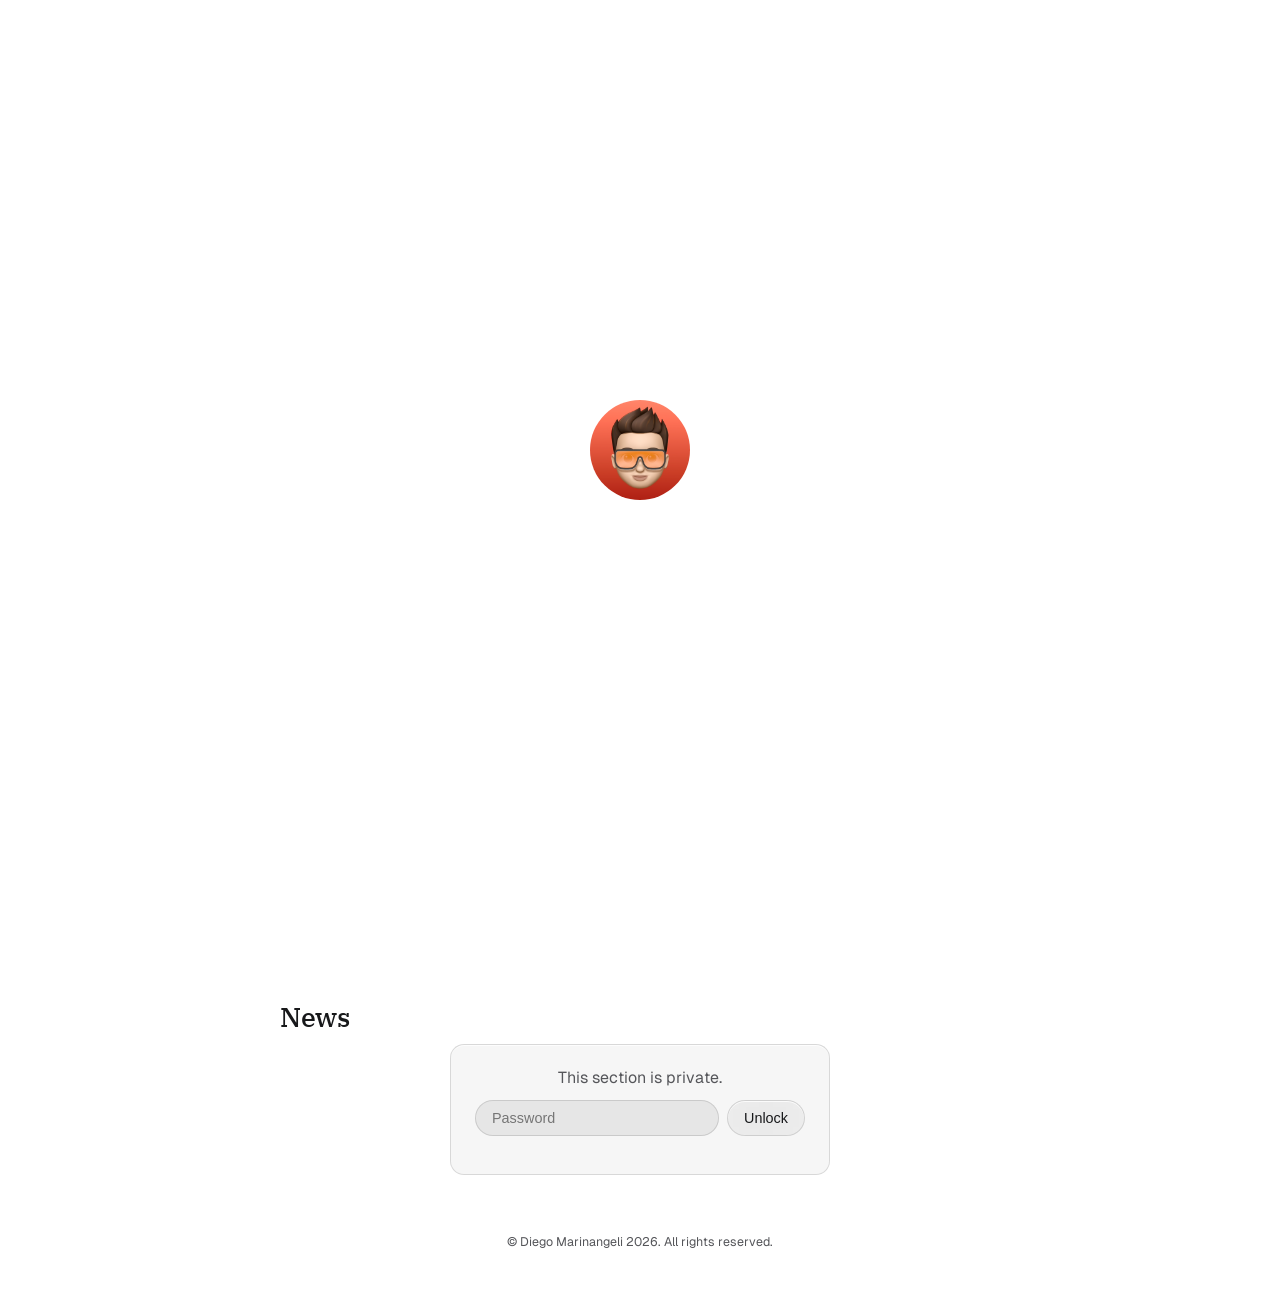
<file: index.html>
<meta charset="UTF-8" />
<meta name="viewport" content="width=device-width, initial-scale=1.0, viewport-fit=cover" />
<meta name="theme-color" content="#ffffff" />
<script>try{if(localStorage.getItem("siteTheme")!=="dark")document.documentElement.setAttribute("data-theme","light");}catch(e){}</script>
<title>Diego Marinangeli</title>
<meta name="description" content="Diego Marinangeli — Computer Science student &amp; teacher. Projects in web development, knowledge engineering and IoT." />
<link rel="icon" type="image/png" href="avatar-round.png" />
<link rel="stylesheet" href="https://fonts.googleapis.com/css2?family=Geist:wght@300;400;500;600;700&family=IBM+Plex+Serif:ital,wght@0,400;0,500;1,400;1,500&display=swap">
<link rel="stylesheet" href="style.css" />

<body>
  <div id="intro-splash" aria-hidden="true">
    <img src="avatar.png" alt="" width="200" height="200" />
  </div>

  <aside class="sidebar">
      <button class="nav-toggle" type="button" aria-expanded="false" aria-label="Apri il menu di navigazione">
        <svg class="nav-toggle-bars" width="18" height="18" viewBox="0 0 18 18" fill="none" aria-hidden="true">
          <line class="bar bar-top" x1="2" y1="5" x2="16" y2="5" stroke="currentColor" stroke-width="1.6" stroke-linecap="round"/>
          <line class="bar bar-mid" x1="2" y1="9" x2="16" y2="9" stroke="currentColor" stroke-width="1.6" stroke-linecap="round"/>
          <line class="bar bar-bot" x1="2" y1="13" x2="16" y2="13" stroke="currentColor" stroke-width="1.6" stroke-linecap="round"/>
        </svg>
        <img class="nav-toggle-avatar" src="avatar.png" alt="" width="28" height="28" loading="lazy" aria-hidden="true" />
      </button>
      <nav class="quick-links" aria-label="Quick links">
        <a class="quick-link" href="https://github.com/diegomarinangeli" target="_blank" rel="noopener" aria-label="GitHub">
          <svg viewBox="0 0 24 24" width="18" height="18" fill="none" stroke="currentColor" stroke-width="1.8" stroke-linecap="round" stroke-linejoin="round" aria-hidden="true">
            <path d="M15 22v-4a4.8 4.8 0 0 0-1-3.5c3 0 6-2 6-5.5.08-1.25-.27-2.48-1-3.5.28-1.15.28-2.35 0-3.5 0 0-1 0-3 1.5-2.64-.5-5.36-.5-8 0C6 2 5 2 5 2c-.3 1.15-.3 2.35 0 3.5A5.403 5.403 0 0 0 4 9c0 3.5 3 5.5 6 5.5-.39.49-.68 1.05-.85 1.65-.17.6-.22 1.23-.15 1.85v4"/>
            <path d="M9 18c-4.51 2-5-2-7-2"/>
          </svg>
        </a>
        <a class="quick-link" href="https://www.linkedin.com/in/diego-marinangeli/" target="_blank" rel="noopener" aria-label="LinkedIn">
          <svg viewBox="0 0 24 24" width="18" height="18" fill="none" stroke="currentColor" stroke-width="1.8" stroke-linecap="round" stroke-linejoin="round" aria-hidden="true">
            <path d="M16 8a6 6 0 0 1 6 6v7h-4v-7a2 2 0 0 0-2-2 2 2 0 0 0-2 2v7h-4v-7a6 6 0 0 1 6-6z"/>
            <rect width="4" height="12" x="2" y="9"/>
            <circle cx="4" cy="4" r="2"/>
          </svg>
        </a>
        <a class="quick-link" href="mailto:artidego@gmail.com" aria-label="Email">
          <svg viewBox="0 0 24 24" width="18" height="18" fill="none" stroke="currentColor" stroke-width="1.8" stroke-linecap="round" stroke-linejoin="round" aria-hidden="true">
            <path d="M3 7a2 2 0 0 1 2 -2h14a2 2 0 0 1 2 2v10a2 2 0 0 1 -2 2h-14a2 2 0 0 1 -2 -2v-10"/>
            <path d="M3 7l9 6l9 -6"/>
          </svg>
        </a>
      </nav>
      <div class="sidebar-panel">
      <div class="nav-trigger">
        <a class="sidebar-brand" href="#about" aria-label="Diego Marinangeli">
          <img class="sidebar-brand-avatar" src="avatar.png" alt="" width="28" height="28" loading="lazy" />
          <span class="island-badge" id="island-badge" aria-hidden="true"></span>
        </a>
        <span class="island-notify-label" id="island-notify-label" aria-live="polite"></span>
        <nav class="section-links" aria-label="Section navigation">
          <a class="section-link" data-target="about" href="#about">
            <svg class="section-link-icon" viewBox="0 0 24 24" width="18" height="18" fill="none" stroke="currentColor" stroke-width="1.8" stroke-linecap="round" stroke-linejoin="round" aria-hidden="true">
              <path d="M4 11.5 12 4l8 7.5"/>
              <path d="M6 10.5V19a1 1 0 0 0 1 1h10a1 1 0 0 0 1-1v-8.5"/>
              <path d="M10 20v-5h4v5"/>
            </svg>
            <span>Home</span>
          </a>
          <a class="section-link" data-target="work" href="#work">
            <svg class="section-link-icon" viewBox="0 0 24 24" width="18" height="18" fill="none" stroke="currentColor" stroke-width="1.8" stroke-linecap="round" stroke-linejoin="round" aria-hidden="true">
              <rect x="3" y="7.5" width="18" height="12" rx="2"/>
              <path d="M8.5 7.5V6a2 2 0 0 1 2-2h3a2 2 0 0 1 2 2v1.5"/>
              <path d="M3 12.5h18"/>
            </svg>
            <span data-it="Progetti">Works</span>
          </a>
          <a class="section-link" data-target="news" href="#news">
            <svg class="section-link-icon" viewBox="0 0 24 24" width="18" height="18" fill="none" stroke="currentColor" stroke-width="1.8" stroke-linecap="round" stroke-linejoin="round" aria-hidden="true">
              <path d="M6 10a6 6 0 0 1 12 0c0 4.5 1.5 5.5 1.5 6.5H4.5C4.5 15.5 6 14.5 6 10Z"/>
              <path d="M10.3 19a1.8 1.8 0 0 0 3.4 0"/>
            </svg>
            <span>News</span>
          </a>
        </nav>
      </div>

      <div class="divider"></div>

      <nav class="social-list">
        <a class="social-item" data-tooltip="Visit my GitHub" data-tooltip-it="Vai al mio GitHub" href="https://github.com/diegomarinangeli" target="_blank" rel="noopener">
          <svg viewBox="0 0 24 24" width="18" height="18" fill="none" stroke="currentColor" stroke-width="1.8" stroke-linecap="round" stroke-linejoin="round" aria-hidden="true">
            <path d="M15 22v-4a4.8 4.8 0 0 0-1-3.5c3 0 6-2 6-5.5.08-1.25-.27-2.48-1-3.5.28-1.15.28-2.35 0-3.5 0 0-1 0-3 1.5-2.64-.5-5.36-.5-8 0C6 2 5 2 5 2c-.3 1.15-.3 2.35 0 3.5A5.403 5.403 0 0 0 4 9c0 3.5 3 5.5 6 5.5-.39.49-.68 1.05-.85 1.65-.17.6-.22 1.23-.15 1.85v4"/>
            <path d="M9 18c-4.51 2-5-2-7-2"/>
          </svg>
          <span>GitHub</span>
        </a>
        <a class="social-item" data-tooltip="Visit my LinkedIn" data-tooltip-it="Vai al mio LinkedIn" href="https://www.linkedin.com/in/diego-marinangeli/" target="_blank" rel="noopener">
         <svg aria-hidden="true" width="15" height="15" viewBox="0 0 24 24" fill="none" stroke="currentColor"
					stroke-width="1.8" stroke-linecap="round" stroke-linejoin="round">
					<path d="M16 8a6 6 0 0 1 6 6v7h-4v-7a2 2 0 0 0-2-2 2 2 0 0 0-2 2v7h-4v-7a6 6 0 0 1 6-6z" />
					<rect width="4" height="12" x="2" y="9" />
					<circle cx="4" cy="4" r="2" />
				</svg>
          <span>LinkedIn</span>
        </a>
        <a class="social-item" data-tooltip="Contact me" data-tooltip-it="Contattami" href="mailto:artidego@gmail.com">
          <svg viewBox="0 0 24 24" width="18" height="18" fill="none" stroke="currentColor" stroke-width="1.8" stroke-linecap="round" stroke-linejoin="round" aria-hidden="true">
            <path d="M3 7a2 2 0 0 1 2 -2h14a2 2 0 0 1 2 2v10a2 2 0 0 1 -2 2h-14a2 2 0 0 1 -2 -2v-10"/>
            <path d="M3 7l9 6l9 -6"/>
          </svg>
          <span>Email</span>
        </a>
      </nav>

      <!--
      <div class="divider"></div>

      <nav class="ask-ai-list" aria-label="Ask an AI about Diego">
        <a class="ai-item" id="ask-claude" data-tooltip="Ask Claude about me" data-tooltip-it="Chiedi a Claude di me" href="https://claude.ai/new?q=Tell%20me%20something%20about%20Diego%20Marinangeli" target="_blank" rel="noopener" title="Ask Claude about me">
          <img src="claude-icon.png" width="28" height="28" alt="" aria-hidden="true" />
        <span>Claude</span>
        </a>
        <a class="ai-item" id="ask-chatgpt" data-tooltip="Ask ChatGPT about me" data-tooltip-it="Chiedi a ChatGPT di me" href="https://chatgpt.com/?q=Tell%20me%20something%20about%20Diego%20Marinangeli" target="_blank" rel="noopener" title="Ask ChatGPT about me">
          <svg viewBox="0 0 24 24" width="28" height="28" fill="currentColor" aria-hidden="true">
            <path d="M22.2819 9.8211a5.9847 5.9847 0 0 0-.5157-4.9108 6.0462 6.0462 0 0 0-6.5098-2.9A6.0651 6.0651 0 0 0 4.9807 4.1818a5.9847 5.9847 0 0 0-3.9977 2.9 6.0462 6.0462 0 0 0 .7427 7.0966 5.98 5.98 0 0 0 .511 4.9107 6.051 6.051 0 0 0 6.5146 2.9001A5.9847 5.9847 0 0 0 13.2599 24a6.0557 6.0557 0 0 0 5.7718-4.2058 5.9894 5.9894 0 0 0 3.9977-2.9001 6.0557 6.0557 0 0 0-.7475-7.0729ZM13.26 22.4292a4.4755 4.4755 0 0 1-2.8764-1.0408l.1419-.0804 4.7783-2.7582a.7948.7948 0 0 0 .3927-.6813v-6.7369l2.02 1.1686a.071.071 0 0 1 .038.052v5.5826a4.504 4.504 0 0 1-4.4945 4.4944ZM3.5992 18.3038a4.4708 4.4708 0 0 1-.5346-3.0137l.142.0852 4.783 2.7582a.7712.7712 0 0 0 .7806 0l5.8428-3.3685v2.3324a.0804.0804 0 0 1-.0332.0615L9.74 19.9502a4.4992 4.4992 0 0 1-6.1408-1.6464ZM2.3408 7.8956a4.485 4.485 0 0 1 2.3655-1.9728V11.6a.7664.7664 0 0 0 .3879.6765l5.8144 3.3543-2.0201 1.1685a.0757.0757 0 0 1-.071 0l-4.8303-2.7865A4.504 4.504 0 0 1 2.3408 7.872ZM18.937 11.7514l-5.8144-3.3874 2.0201-1.1637a.0757.0757 0 0 1 .071 0l4.8303 2.7913a4.4944 4.4944 0 0 1-.6765 8.1042v-5.6772a.79.79 0 0 0-.407-.667ZM20.9477 8.7283l-.142-.0852-4.7735-2.7818a.7759.7759 0 0 0-.7854 0L9.408 9.2297V6.8974a.0662.0662 0 0 1 .0284-.0615l4.8303-2.7866a4.4992 4.4992 0 0 1 6.6802 4.66ZM8.3065 12.863l-2.02-1.1638a.0804.0804 0 0 1-.038-.0567V6.0742a4.4992 4.4992 0 0 1 7.3757-3.4537l-.142.0805L8.704 5.4592a.7948.7948 0 0 0-.3927.6813ZM9.404 10.4976l2.6069-1.4998 2.602 1.4998v2.9994l-2.602 1.4997-2.607-1.4997Z"/>
          </svg>
        <span>ChatGPT</span>
        </a>
      </nav>
      -->

      <div class="divider"></div>

      <div class="switch-row">
      <div class="theme-toggle" role="group" aria-label="Choose theme / Scegli il tema">
        <button type="button" class="theme-btn" data-theme-choice="light" data-tooltip="Light theme" data-tooltip-it="Tema chiaro">
          <svg viewBox="0 0 24 24" width="15" height="15" fill="none" stroke="currentColor" stroke-width="1.8" stroke-linecap="round" stroke-linejoin="round" aria-hidden="true">
            <circle cx="12" cy="12" r="4"/>
            <path d="M12 2v2"/><path d="M12 20v2"/><path d="m4.93 4.93 1.41 1.41"/><path d="m17.66 17.66 1.41 1.41"/><path d="M2 12h2"/><path d="M20 12h2"/><path d="m6.34 17.66-1.41 1.41"/><path d="m19.07 4.93-1.41 1.41"/>
          </svg>
          <span>Light</span>
        </button>
        <button type="button" class="theme-btn" data-theme-choice="dark" data-tooltip="Dark theme" data-tooltip-it="Tema scuro">
          <svg viewBox="0 0 24 24" width="15" height="15" fill="none" stroke="currentColor" stroke-width="1.8" stroke-linecap="round" stroke-linejoin="round" aria-hidden="true">
            <path d="M12 3a6 6 0 0 0 9 9 9 9 0 1 1-9-9Z"/>
          </svg>
          <span>Dark</span>
        </button>
      </div>

      <div class="lang-toggle" role="group" aria-label="Choose language / Scegli la lingua">
        <button type="button" class="lang-btn" data-lang="en" data-tooltip="Switch to English" data-tooltip-it="Passa all'inglese">EN</button>
        <button type="button" class="lang-btn" data-lang="it" data-tooltip="Switch to Italian" data-tooltip-it="Passa all'italiano">IT</button>
      </div>
      </div>
      </div>
    </aside>

  <div class="page">
    <main class="content">
      <section class="intro" id="about">
        <div class="avatar-wrap" data-tooltip="👋 Hi there!" data-tooltip-it="👋 Ciao!">
          <img class="avatar" src="avatar.png" alt="Diego Marinangeli" width="72" height="72" loading="lazy" />
        </div>
        <div class="intro-heading">
          <h1><span data-it="Ciao, sono">Hi, I'm</span> <span class="name-accent">Diego Marinangeli</span></h1>
          <p class="intro-subtitle">
            <!-- <span data-it="Sono">I'm</span> -->
             <span class="rotating-text" id="rotating-text">IT Teacher!</span></p>
        </div>
        <div class="intro-text">
          <p data-it="Sono particolarmente interessato allo spazio tra sviluppo web e AI applicata: rappresentazione della conoscenza, sistemi di raccomandazione, e nel trasformare dati strutturati in qualcosa che le persone possano davvero esplorare.">
            I'm particularly interested in the space between web development and
            applied AI: knowledge representation, recommender systems, and turning structured
            data into something people can actually explore.
          </p>

          <ul class="facts">
            <li>
              <svg viewBox="0 0 24 24" width="16" height="16" fill="none" stroke="currentColor" stroke-width="1.8" stroke-linecap="round" stroke-linejoin="round" aria-hidden="true"><path d="M20 10c0 6-8 12-8 12s-8-6-8-12a8 8 0 0 1 16 0Z"/><circle cx="12" cy="10" r="3"/></svg>
              <span><span data-it="Vive nelle Marche, Italia">Based in Marche, Italy</span>
                <svg class="flag-it" viewBox="0 0 3 2" width="17" height="12" aria-hidden="true">
                  <rect width="1" height="2" x="0" fill="#009246"/>
                  <rect width="1" height="2" x="1" fill="#f1f2f1"/>
                  <rect width="1" height="2" x="2" fill="#ce2b37"/>
                </svg>
              </span>
            </li>
            <li>
              <svg viewBox="0 0 24 24" width="16" height="16" fill="none" stroke="currentColor" stroke-width="1.8" stroke-linecap="round" stroke-linejoin="round" aria-hidden="true"><path d="M21.42 10.922a1 1 0 0 0-.019-1.838L12.83 5.18a2 2 0 0 0-1.66 0L2.6 9.08a1 1 0 0 0 0 1.832l8.57 3.908a2 2 0 0 0 1.66 0z"/><path d="M22 10v6"/><path d="M6 12.5V16a6 3 0 0 0 12 0v-3.5"/></svg>
              <span data-it="Studente di Informatica, Università di Camerino">Computer Science student, University of Camerino</span>
            </li>
            <li>
              <svg viewBox="0 0 24 24" width="16" height="16" fill="none" stroke="currentColor" stroke-width="1.8" stroke-linecap="round" stroke-linejoin="round" aria-hidden="true"><path d="M16 20V4a2 2 0 0 0-2-2h-4a2 2 0 0 0-2 2v16"/><rect width="20" height="14" x="2" y="6" rx="2"/></svg>
              <span data-it="Insegnante IT">IT Teacher</span>
            </li>
            <li>
              <svg viewBox="0 0 24 24" width="16" height="16" fill="none" stroke="currentColor" stroke-width="1.8" stroke-linecap="round" stroke-linejoin="round" aria-hidden="true">
                <path d="M2.062 12.348a1 1 0 0 1 0-.696 10.75 10.75 0 0 1 19.876 0 1 1 0 0 1 0 .696 10.75 10.75 0 0 1-19.876 0"/>
                <circle cx="12" cy="12" r="3"/>
              </svg>
              <a href="#work" data-it="Guarda cosa ho creato ↓">See what I've built ↓</a>
            </li>
          </ul>
        </div>
      </section>

      <section class="work" id="work">
        <h2 data-it="Progetti">Works</h2>
        <p class="work-sub" data-it="Qui trovi alcune delle cose che ho realizzato.">Here you can find some of the things that I've built.</p>

        <div class="cards">
          <article class="card">
            <a class="card-preview preview-pairbeam has-photo" href="projects/pairbeam.html" aria-label="Open the PairBeam project page">
              <img class="preview-photo" src="projects/covers/pairbeam.png" alt="" loading="lazy" />
            </a>
            <div class="card-body">
              <h3><a href="projects/pairbeam.html">PairBeam</a></h3>
              <p data-it="Un telecomando web (telefono + relay + agent) per TV Sony Bravia e controllo PC.">A web remote control (phone + relay + agent) for Sony Bravia TVs and PC control.</p>              <div class="card-tags"><span>Node.js</span><span>Electron</span></div>
              <div class="card-links">
                <a class="btn-glass" href="https://diegomarinangeli.github.io/pairbeam" target="_blank" rel="noopener" aria-label="PairBeam official site" data-tooltip="Visit Official Site" data-tooltip-it="Vai al sito ufficiale">
                  <svg viewBox="0 0 24 24" width="15" height="15" fill="none" stroke="currentColor" stroke-width="1.8" stroke-linecap="round" stroke-linejoin="round" aria-hidden="true">
                    <path d="M3 12a9 9 0 1 0 18 0a9 9 0 0 0 -18 0"/>
                    <path d="M3.6 9h16.8"/>
                    <path d="M3.6 15h16.8"/>
                    <path d="M11.5 3a17 17 0 0 0 0 18"/>
                    <path d="M12.5 3a17 17 0 0 1 0 18"/>
                  </svg>
                  <span data-it="Sito ufficiale">Official site</span>
                </a>
                <a class="btn-github" href="https://github.com/diegomarinangeli/pairbeam" target="_blank" rel="noopener" aria-label="PairBeam on GitHub" data-tooltip="Visit GitHub Project" data-tooltip-it="Vai al progetto su GitHub">
                  <svg viewBox="0 0 24 24" width="15" height="15" fill="none" stroke="currentColor" stroke-width="1.8" stroke-linecap="round" stroke-linejoin="round" aria-hidden="true">
                    <path d="M15 22v-4a4.8 4.8 0 0 0-1-3.5c3 0 6-2 6-5.5.08-1.25-.27-2.48-1-3.5.28-1.15.28-2.35 0-3.5 0 0-1 0-3 1.5-2.64-.5-5.36-.5-8 0C6 2 5 2 5 2c-.3 1.15-.3 2.35 0 3.5A5.403 5.403 0 0 0 4 9c0 3.5 3 5.5 6 5.5-.39.49-.68 1.05-.85 1.65-.17.6-.22 1.23-.15 1.85v4"/>
                    <path d="M9 18c-4.51 2-5-2-7-2"/>
                  </svg>
                  <span>GitHub</span>
                </a>
              </div>
            </div>
          </article>


           <article class="card">
            <a class="card-preview preview-evox has-photo" href="projects/evox.html" aria-label="Open the EVO-X project page">
              <img class="preview-photo" src="projects/covers/evox.png" alt="" loading="lazy" />
            </a>
            <div class="card-body">
              <h3><a href="projects/evox.html">EVO-X</a></h3>
              <p>Web3d 2025-2026 exam</p>
              <div class="card-tags"><span>PLSQL</span></div>
              <div class="card-links">
                <a class="btn-github" href="https://github.com/diegomarinangeli/EVO-X" target="_blank" rel="noopener" aria-label="EVO-X on GitHub" data-tooltip="Visit GitHub Project" data-tooltip-it="Vai al progetto su GitHub">
                  <svg viewBox="0 0 24 24" width="15" height="15" fill="none" stroke="currentColor" stroke-width="1.8" stroke-linecap="round" stroke-linejoin="round" aria-hidden="true">
                    <path d="M15 22v-4a4.8 4.8 0 0 0-1-3.5c3 0 6-2 6-5.5.08-1.25-.27-2.48-1-3.5.28-1.15.28-2.35 0-3.5 0 0-1 0-3 1.5-2.64-.5-5.36-.5-8 0C6 2 5 2 5 2c-.3 1.15-.3 2.35 0 3.5A5.403 5.403 0 0 0 4 9c0 3.5 3 5.5 6 5.5-.39.49-.68 1.05-.85 1.65-.17.6-.22 1.23-.15 1.85v4"/>
                    <path d="M9 18c-4.51 2-5-2-7-2"/>
                  </svg>
                  <span>GitHub</span>
                </a>
              </div>
            </div>
          </article>

           <article class="card">
            <a class="card-preview preview-armuseum" href="projects/armuseum.html" aria-label="Open the ARMuseum project page">
              <svg class="preview-art" width="150" height="110" viewBox="0 0 150 110" fill="none" xmlns="http://www.w3.org/2000/svg" aria-hidden="true">
                <path d="M25 35 L55 55 L25 75" stroke="rgba(255,255,255,0.85)" stroke-width="2.3" fill="none"/>
      <path d="M65 35 L95 55 L65 75" stroke="rgba(255,255,255,0.6)" stroke-width="2.3" fill="none"/>
      <path d="M105 35 L135 55 L105 75" stroke="rgba(255,255,255,0.35)" stroke-width="2.3" fill="none"/>
              </svg>
            </a>
            <div class="card-body">
              <h3><a href="projects/armuseum.html">ARMuseum</a></h3>
              <p>Technologies and Extended Reality Exam 2025-2026</p>
              <div class="card-tags"><span>C#</span></div>
              <div class="card-links">
                <a class="btn-github" href="https://github.com/diegomarinangeli/ARMuseum" target="_blank" rel="noopener" aria-label="ARMuseum on GitHub" data-tooltip="Visit GitHub Project" data-tooltip-it="Vai al progetto su GitHub">
                  <svg viewBox="0 0 24 24" width="15" height="15" fill="none" stroke="currentColor" stroke-width="1.8" stroke-linecap="round" stroke-linejoin="round" aria-hidden="true">
                    <path d="M15 22v-4a4.8 4.8 0 0 0-1-3.5c3 0 6-2 6-5.5.08-1.25-.27-2.48-1-3.5.28-1.15.28-2.35 0-3.5 0 0-1 0-3 1.5-2.64-.5-5.36-.5-8 0C6 2 5 2 5 2c-.3 1.15-.3 2.35 0 3.5A5.403 5.403 0 0 0 4 9c0 3.5 3 5.5 6 5.5-.39.49-.68 1.05-.85 1.65-.17.6-.22 1.23-.15 1.85v4"/>
                    <path d="M9 18c-4.51 2-5-2-7-2"/>
                  </svg>
                  <span>GitHub</span>
                </a>
              </div>
            </div>
          </article>

         <article class="card">
            <a class="card-preview preview-dfr" href="projects/dfr.html" aria-label="Open the DFR project page">
              <svg class="preview-art" width="150" height="110" viewBox="0 0 150 110" fill="none" xmlns="http://www.w3.org/2000/svg" aria-hidden="true">
                <path d="M45 20c-11 0-20 9-20 20 0 16 20 37 20 37s20-21 20-37c0-11-9-20-20-20Z" stroke="rgba(255,255,255,0.9)" stroke-width="2.5"/>
                <circle cx="45" cy="40" r="8" fill="rgba(255,255,255,0.3)"/>
                <path d="M65 55 Q88 55 98 40" stroke="rgba(255,255,255,0.5)" stroke-width="2.5" stroke-linecap="round" stroke-dasharray="1 6"/>
                <rect x="93" y="14" width="47" height="32" rx="6" stroke="rgba(255,255,255,0.9)" stroke-width="2.5"/>
                <path d="M103 46 L98 56 L110 46" stroke="rgba(255,255,255,0.9)" stroke-width="2.5" stroke-linejoin="round"/>
                <line x1="102" y1="24" x2="132" y2="24" stroke="rgba(255,255,255,0.6)" stroke-width="2" stroke-linecap="round"/>
                <line x1="102" y1="33" x2="122" y2="33" stroke="rgba(255,255,255,0.6)" stroke-width="2" stroke-linecap="round"/>
                <circle cx="113" cy="83" r="5" fill="rgba(255,255,255,0.9)"/>
                <line x1="113" y1="83" x2="113" y2="65" stroke="rgba(255,255,255,0.4)" stroke-width="2" stroke-dasharray="1 5" stroke-linecap="round"/>
              </svg>
            </a>
            <div class="card-body">
              <h3><a href="projects/dfr.html">DFR</a></h3>
              <p data-it="Una piattaforma turistica ASP.NET Core 8 con sincronizzazione dati in tempo reale, scoperta basata sulla geolocalizzazione, mappe interattive e una guida turistica AI locale.">An ASP.NET Core 8 tourism platform with real-time data sync, geolocation-aware discovery, interactive maps and a local AI tour guide.</p>              <div class="card-tags"><span>C#</span><span>ASP.NET Core</span><span>Ollama</span></div>
              <div class="card-links">
                <a class="btn-github" href="https://github.com/SPM-25-26/DFR" target="_blank" rel="noopener" aria-label="DFR on GitHub" data-tooltip="Visit GitHub Project" data-tooltip-it="Vai al progetto su GitHub">
                  <svg viewBox="0 0 24 24" width="15" height="15" fill="none" stroke="currentColor" stroke-width="1.8" stroke-linecap="round" stroke-linejoin="round" aria-hidden="true">
                    <path d="M15 22v-4a4.8 4.8 0 0 0-1-3.5c3 0 6-2 6-5.5.08-1.25-.27-2.48-1-3.5.28-1.15.28-2.35 0-3.5 0 0-1 0-3 1.5-2.64-.5-5.36-.5-8 0C6 2 5 2 5 2c-.3 1.15-.3 2.35 0 3.5A5.403 5.403 0 0 0 4 9c0 3.5 3 5.5 6 5.5-.39.49-.68 1.05-.85 1.65-.17.6-.22 1.23-.15 1.85v4"/>
                    <path d="M9 18c-4.51 2-5-2-7-2"/>
                  </svg>
                  <span>GitHub</span>
                </a>
              </div>
            </div>
          </article>
          

          <article class="card">
            <a class="card-preview preview-tbdm" href="projects/tbdmproject.html" aria-label="Open the TBDMProject project page">
              <svg class="preview-art" width="160" height="110" viewBox="0 0 160 110" fill="none" xmlns="http://www.w3.org/2000/svg" aria-hidden="true">
                <rect x="10" y="30" width="40" height="55" rx="2" stroke="rgba(255,255,255,0.9)" stroke-width="2.5"/>
                <rect x="18" y="40" width="8" height="8" fill="rgba(255,255,255,0.5)"/>
                <rect x="34" y="40" width="8" height="8" fill="rgba(255,255,255,0.5)"/>
                <rect x="18" y="55" width="8" height="8" fill="rgba(255,255,255,0.5)"/>
                <rect x="34" y="55" width="8" height="8" fill="rgba(255,255,255,0.5)"/>
                <rect x="22" y="70" width="16" height="15" fill="rgba(255,255,255,0.35)"/>
                <path d="M56 58 L73 58" stroke="rgba(255,255,255,0.5)" stroke-width="2.5" stroke-linecap="round"/>
                <path d="M68 53 L73 58 L68 63" stroke="rgba(255,255,255,0.5)" stroke-width="2.5" fill="none" stroke-linecap="round" stroke-linejoin="round"/>
                <line x1="85" y1="35" x2="110" y2="55" stroke="rgba(255,255,255,0.55)" stroke-width="2"/>
                <line x1="85" y1="80" x2="110" y2="55" stroke="rgba(255,255,255,0.55)" stroke-width="2"/>
                <line x1="110" y1="55" x2="140" y2="40" stroke="rgba(255,255,255,0.55)" stroke-width="2"/>
                <line x1="110" y1="55" x2="140" y2="70" stroke="rgba(255,255,255,0.55)" stroke-width="2"/>
                <circle cx="85" cy="35" r="6" fill="rgba(255,255,255,0.9)"/>
                <circle cx="85" cy="80" r="6" fill="rgba(255,255,255,0.9)"/>
                <circle cx="110" cy="55" r="7" fill="rgba(255,255,255,0.95)"/>
                <circle cx="140" cy="40" r="6" fill="rgba(255,255,255,0.9)"/>
                <circle cx="140" cy="70" r="6" fill="rgba(255,255,255,0.9)"/>
              </svg>
            </a>
            <div class="card-body">
              <h3><a href="projects/tbdmproject.html">TBDM</a></h3>
              <p data-it="Converte modelli edilizi IFC (BIM) in un database a grafo Neo4j, abilitando analisi di centralità, collegamento di dispositivi IoT e flussi di lavoro per digital twin.">Converts IFC building models (BIM) into a Neo4j graph database, enabling centrality analysis, IoT device linking, and digital twin workflows.</p>              <div class="card-tags"><span>Python</span><span>Neo4j</span></div>
              <div class="card-links">
                <a class="btn-github" href="https://github.com/diegomarinangeli/TBDMProject" target="_blank" rel="noopener" aria-label="TBDMProject on GitHub" data-tooltip="Visit GitHub Project" data-tooltip-it="Vai al progetto su GitHub">
                  <svg viewBox="0 0 24 24" width="15" height="15" fill="none" stroke="currentColor" stroke-width="1.8" stroke-linecap="round" stroke-linejoin="round" aria-hidden="true">
                    <path d="M15 22v-4a4.8 4.8 0 0 0-1-3.5c3 0 6-2 6-5.5.08-1.25-.27-2.48-1-3.5.28-1.15.28-2.35 0-3.5 0 0-1 0-3 1.5-2.64-.5-5.36-.5-8 0C6 2 5 2 5 2c-.3 1.15-.3 2.35 0 3.5A5.403 5.403 0 0 0 4 9c0 3.5 3 5.5 6 5.5-.39.49-.68 1.05-.85 1.65-.17.6-.22 1.23-.15 1.85v4"/>
                    <path d="M9 18c-4.51 2-5-2-7-2"/>
                  </svg>
                  <span>GitHub</span>
                </a>
              </div>
            </div>
          </article>

          

          <article class="card">
            <a class="card-preview preview-personalizedmenu" href="projects/personalizedmenu.html" aria-label="Open the Personalized Menu project page">
              <svg class="preview-art" width="150" height="110" viewBox="0 0 150 110" fill="none" xmlns="http://www.w3.org/2000/svg" aria-hidden="true">
                <circle cx="55" cy="55" r="22" stroke="rgba(255,255,255,0.85)" stroke-width="2.5" fill="none"/><line x1="55" y1="33" x2="55" y2="20" stroke="rgba(255,255,255,0.6)" stroke-width="2"/><circle cx="100" cy="30" r="6" stroke="rgba(255,255,255,0.7)" stroke-width="2" fill="none"/><circle cx="120" cy="55" r="6" stroke="rgba(255,255,255,0.7)" stroke-width="2" fill="none"/><circle cx="100" cy="80" r="6" stroke="rgba(255,255,255,0.7)" stroke-width="2" fill="none"/><line x1="77" y1="45" x2="94" y2="32" stroke="rgba(255,255,255,0.5)" stroke-width="2"/><line x1="77" y1="55" x2="114" y2="55" stroke="rgba(255,255,255,0.5)" stroke-width="2"/><line x1="77" y1="65" x2="94" y2="78" stroke="rgba(255,255,255,0.5)" stroke-width="2"/><line x1="100" y1="36" x2="120" y2="49" stroke="rgba(255,255,255,0.4)" stroke-width="2"/><line x1="120" y1="61" x2="100" y2="74" stroke="rgba(255,255,255,0.4)" stroke-width="2"/>
              </svg>
            </a>
            <div class="card-body">
              <h3><a href="projects/personalizedmenu.html">Personalized Menu</a></h3>
              <p data-it="Un sistema di raccomandazione menu basato sulla conoscenza che combina DMN, Prolog, un'ontologia OWL, regole SWRL, SPARQL, SHACL e un'estensione BPMN.">A knowledge-based menu recommender combining DMN, Prolog, an OWL ontology, SWRL rules, SPARQL, SHACL and a BPMN extension.</p>              <div class="card-tags"><span>Prolog</span><span>OWL</span><span>SWRL</span></div>
              <div class="card-links">
                <a class="btn-github" href="https://github.com/diegomarinangeli/Persoalized_Menu_KEBI_Marinangeli_Diego_2025" target="_blank" rel="noopener" aria-label="Personalized Menu on GitHub" data-tooltip="Visit GitHub Project" data-tooltip-it="Vai al progetto su GitHub">
                  <svg viewBox="0 0 24 24" width="15" height="15" fill="none" stroke="currentColor" stroke-width="1.8" stroke-linecap="round" stroke-linejoin="round" aria-hidden="true">
                    <path d="M15 22v-4a4.8 4.8 0 0 0-1-3.5c3 0 6-2 6-5.5.08-1.25-.27-2.48-1-3.5.28-1.15.28-2.35 0-3.5 0 0-1 0-3 1.5-2.64-.5-5.36-.5-8 0C6 2 5 2 5 2c-.3 1.15-.3 2.35 0 3.5A5.403 5.403 0 0 0 4 9c0 3.5 3 5.5 6 5.5-.39.49-.68 1.05-.85 1.65-.17.6-.22 1.23-.15 1.85v4"/>
                    <path d="M9 18c-4.51 2-5-2-7-2"/>
                  </svg>
                  <span>GitHub</span>
                </a>
              </div>
            </div>
          </article>

          <article class="card">
            <a class="card-preview preview-machinelearningexam" href="projects/machinelearningexam.html" aria-label="Open the Fundamentals of Machine Learning">
              <svg class="preview-art" width="150" height="110" viewBox="0 0 150 110" fill="none" xmlns="http://www.w3.org/2000/svg" aria-hidden="true">
                <line x1="20" y1="18" x2="20" y2="95" stroke="rgba(255,255,255,0.55)" stroke-width="2.5"/><line x1="20" y1="95" x2="140" y2="95" stroke="rgba(255,255,255,0.55)" stroke-width="2.5"/><path d="M28 82 C 55 75, 60 40, 85 45 C 105 48, 110 25, 132 22" fill="none" stroke="rgba(255,255,255,0.9)" stroke-width="2.5"/><circle cx="32" cy="78" r="3.5" fill="rgba(255,255,255,0.7)"/><circle cx="48" cy="60" r="3.5" fill="rgba(255,255,255,0.7)"/><circle cx="63" cy="52" r="3.5" fill="rgba(255,255,255,0.7)"/><circle cx="80" cy="47" r="3.5" fill="rgba(255,255,255,0.7)"/><circle cx="97" cy="35" r="3.5" fill="rgba(255,255,255,0.7)"/><circle cx="114" cy="30" r="3.5" fill="rgba(255,255,255,0.7)"/><circle cx="128" cy="24" r="3.5" fill="rgba(255,255,255,0.7)"/><path d="M60 20 L92 20 L76 40 Z" fill="none" stroke="rgba(255,255,255,0.35)" stroke-width="2"/>
              </svg>
            </a>
            <div class="card-body">
              <h3><a href="projects/machinelearningexam.html">Fundamentals of Machine Learning</a></h3>
              <p data-it="Quattro modelli NumPy costruiti da zero — regressione polinomiale, un classificatore generativo e regressione logistica — addestrati sui dataset d'esame tramite cross-validation.">Four from-scratch NumPy models — polynomial regression, a generative classifier and logistic regression — fit to exam datasets via cross-validation.</p>              <div class="card-tags"><span>Python</span><span>NumPy</span><span>Machine Learning</span></div>
              <div class="card-links">
                <a class="btn-github" href="https://github.com/diegomarinangeli/machine-learning-exam" target="_blank" rel="noopener" aria-label="Fundamentals of Machine Learning" data-tooltip="Visit GitHub Project" data-tooltip-it="Vai al progetto su GitHub">
                  <svg viewBox="0 0 24 24" width="15" height="15" fill="none" stroke="currentColor" stroke-width="1.8" stroke-linecap="round" stroke-linejoin="round" aria-hidden="true">
                    <path d="M15 22v-4a4.8 4.8 0 0 0-1-3.5c3 0 6-2 6-5.5.08-1.25-.27-2.48-1-3.5.28-1.15.28-2.35 0-3.5 0 0-1 0-3 1.5-2.64-.5-5.36-.5-8 0C6 2 5 2 5 2c-.3 1.15-.3 2.35 0 3.5A5.403 5.403 0 0 0 4 9c0 3.5 3 5.5 6 5.5-.39.49-.68 1.05-.85 1.65-.17.6-.22 1.23-.15 1.85v4"/>
                    <path d="M9 18c-4.51 2-5-2-7-2"/>
                  </svg>
                  <span>GitHub</span>
                </a>
              </div>
            </div>
          </article>

          <article class="card">
            <a class="card-preview preview-appweb2024" href="projects/appweb2024.html" aria-label="Open the App Web2024 project page">
              <svg class="preview-art" width="150" height="110" viewBox="0 0 150 110" fill="none" xmlns="http://www.w3.org/2000/svg" aria-hidden="true">
                <path d="M25 35 L55 55 L25 75" stroke="rgba(255,255,255,0.85)" stroke-width="2.3" fill="none"/>
      <path d="M65 35 L95 55 L65 75" stroke="rgba(255,255,255,0.6)" stroke-width="2.3" fill="none"/>
      <path d="M105 35 L135 55 L105 75" stroke="rgba(255,255,255,0.35)" stroke-width="2.3" fill="none"/>
              </svg>
            </a>
            <div class="card-body">
              <h3><a href="projects/appweb2024.html">E-commerce</a></h3>
              <p data-it="L'applicazione presentata ha come obiettivo la gestione efficiente di un e-commerce specializzato in prodotti tech. La piattaforma è progettata per fornire agli utenti un'esperienza di navigazione intuitiva e personalizzata, facilitando la scoperta e l'acquisto di prodotti che uniscono stile e tecnologia.">This application aims to efficiently manage an e-commerce platform specialized in tech products. It's designed to give users an intuitive, personalized browsing experience, making it easy to discover and purchase products that combine style and technology.</p>              <div class="card-tags"><span>C#</span></div>
              <div class="card-links">
                <a class="btn-github" href="https://github.com/diegomarinangeli/AppWeb2024" target="_blank" rel="noopener" aria-label="App Web2024 on GitHub" data-tooltip="Visit GitHub Project" data-tooltip-it="Vai al progetto su GitHub">
                  <svg viewBox="0 0 24 24" width="15" height="15" fill="none" stroke="currentColor" stroke-width="1.8" stroke-linecap="round" stroke-linejoin="round" aria-hidden="true">
                    <path d="M15 22v-4a4.8 4.8 0 0 0-1-3.5c3 0 6-2 6-5.5.08-1.25-.27-2.48-1-3.5.28-1.15.28-2.35 0-3.5 0 0-1 0-3 1.5-2.64-.5-5.36-.5-8 0C6 2 5 2 5 2c-.3 1.15-.3 2.35 0 3.5A5.403 5.403 0 0 0 4 9c0 3.5 3 5.5 6 5.5-.39.49-.68 1.05-.85 1.65-.17.6-.22 1.23-.15 1.85v4"/>
                    <path d="M9 18c-4.51 2-5-2-7-2"/>
                  </svg>
                  <span>GitHub</span>
                </a>
              </div>
            </div>
          </article>

          <article class="card">
            <a class="card-preview preview-idsproject" href="projects/idsproject.html" aria-label="Open the Ids Project project page">
              <svg class="preview-art" width="150" height="110" viewBox="0 0 150 110" fill="none" xmlns="http://www.w3.org/2000/svg" aria-hidden="true">
                <circle cx="45" cy="35" r="6" fill="rgba(255,255,255,0.85)"/>
      <circle cx="105" cy="35" r="6" fill="rgba(255,255,255,0.85)"/>
      <circle cx="75" cy="80" r="6" fill="rgba(255,255,255,0.85)"/>
      <line x1="45" y1="35" x2="105" y2="35" stroke="rgba(255,255,255,0.5)" stroke-width="2.2"/>
      <line x1="45" y1="35" x2="75" y2="80" stroke="rgba(255,255,255,0.5)" stroke-width="2.2"/>
      <line x1="105" y1="35" x2="75" y2="80" stroke="rgba(255,255,255,0.5)" stroke-width="2.2"/>
              </svg>
            </a>
            <div class="card-body">
              <h3><a href="projects/idsproject.html">IDS</a></h3>
              <p data-it="Progetto realizzato dallo studente Diego Marinangeli (119071) del corso di laurea in Informatica per la Comunicazione Digitale dell'anno accademico 2023/24 presso l'Università degli Studi di Camerino.">A project by student Diego Marinangeli (119071), for the Computer Science for Digital Communication degree program, academic year 2023/24, at the University of Camerino.</p>              <div class="card-tags"><span>Java</span></div>
              <div class="card-links">
                <a class="btn-github" href="https://github.com/diegomarinangeli/idsProject" target="_blank" rel="noopener" aria-label="Ids Project on GitHub" data-tooltip="Visit GitHub Project" data-tooltip-it="Vai al progetto su GitHub">
                  <svg viewBox="0 0 24 24" width="15" height="15" fill="none" stroke="currentColor" stroke-width="1.8" stroke-linecap="round" stroke-linejoin="round" aria-hidden="true">
                    <path d="M15 22v-4a4.8 4.8 0 0 0-1-3.5c3 0 6-2 6-5.5.08-1.25-.27-2.48-1-3.5.28-1.15.28-2.35 0-3.5 0 0-1 0-3 1.5-2.64-.5-5.36-.5-8 0C6 2 5 2 5 2c-.3 1.15-.3 2.35 0 3.5A5.403 5.403 0 0 0 4 9c0 3.5 3 5.5 6 5.5-.39.49-.68 1.05-.85 1.65-.17.6-.22 1.23-.15 1.85v4"/>
                    <path d="M9 18c-4.51 2-5-2-7-2"/>
                  </svg>
                  <span>GitHub</span>
                </a>
              </div>
            </div>
          </article>

          <article class="card">
            <a class="card-preview preview-easiestshutdown has-photo" href="projects/easiestshutdown.html" aria-label="Open the Easiest Shutdown project page">
              <img class="preview-photo" src="projects/covers/easiestshutdown.png" alt="" loading="lazy" />
            </a>
            <div class="card-body">
              <h3><a href="projects/easiestshutdown.html">Easiest Shutdown</a></h3>
              <p>A tiny tray app that shuts down your PC in one click, with a glassy animated countdown you can still cancel.</p>
              <div class="card-tags"><span>Rust</span></div>
              <div class="card-links">
                <a class="btn-glass" href="https://diegomarinangeli.github.io/easiest-shutdown/" target="_blank" rel="noopener" aria-label="Easiest Shutdown live demo">
                  <svg viewBox="0 0 24 24" width="15" height="15" fill="none" stroke="currentColor" stroke-width="1.8" stroke-linecap="round" stroke-linejoin="round" aria-hidden="true">
                    <path d="M3 12a9 9 0 1 0 18 0a9 9 0 0 0 -18 0"/>
                    <path d="M3.6 9h16.8"/>
                    <path d="M3.6 15h16.8"/>
                    <path d="M11.5 3a17 17 0 0 0 0 18"/>
                    <path d="M12.5 3a17 17 0 0 1 0 18"/>
                  </svg>
                  <span>Live demo</span>
                </a>
                <a class="btn-github" href="https://github.com/diegomarinangeli/easiest-shutdown" target="_blank" rel="noopener" aria-label="Easiest Shutdown on GitHub">
                  <svg viewBox="0 0 24 24" width="15" height="15" fill="none" stroke="currentColor" stroke-width="1.8" stroke-linecap="round" stroke-linejoin="round" aria-hidden="true">
                    <path d="M15 22v-4a4.8 4.8 0 0 0-1-3.5c3 0 6-2 6-5.5.08-1.25-.27-2.48-1-3.5.28-1.15.28-2.35 0-3.5 0 0-1 0-3 1.5-2.64-.5-5.36-.5-8 0C6 2 5 2 5 2c-.3 1.15-.3 2.35 0 3.5A5.403 5.403 0 0 0 4 9c0 3.5 3 5.5 6 5.5-.39.49-.68 1.05-.85 1.65-.17.6-.22 1.23-.15 1.85v4"/>
                    <path d="M9 18c-4.51 2-5-2-7-2"/>
                  </svg>
                  <span>GitHub</span>
                </a>
              </div>
            </div>
          </article>
        </div>
      </section>

      <section class="news" id="news">
        <div class="news-heading">
          <h2 data-it="News">News</h2>
          <span class="news-updated" id="news-updated" hidden></span>
        </div>

        <div class="news-locked" id="news-locked">
          <p class="news-locked-text" data-it="Questa sezione è riservata.">This section is private.</p>
          <form class="news-unlock-form" id="news-unlock-form">
            <input type="password" class="news-unlock-input" id="news-unlock-input" placeholder="Password" autocomplete="off" />
            <button type="submit" class="btn-glass" data-it="Sblocca">Unlock</button>
          </form>
          <p class="news-unlock-error" id="news-unlock-error" data-it="Password errata." hidden>Wrong password.</p>
        </div>

        <div class="news-body" id="news-body" hidden>
          <p class="news-sub" id="news-sub">The latest from the world of tech, updated daily from Hacker News.</p>

          <div class="news-heading-actions">
            <div class="news-mode-toggle" id="news-mode-toggle" role="group" aria-label="Choose news topic / Scegli l'argomento delle notizie">
              <!-- <button type="button" class="news-mode-btn" data-news-mode="tech" data-it="Tech">Tech</button> -->
              <button type="button" class="news-mode-btn is-active" data-news-mode="scuola" data-it="Scuola">School</button>
            </div>
            <div class="news-view-toggle" role="group" aria-label="Choose news view / Scegli la visualizzazione">
              <button type="button" class="news-view-btn is-active" data-news-view="stack" data-tooltip="Card view" data-tooltip-it="Vista a schede" aria-label="Card view">
                <svg viewBox="0 0 24 24" width="15" height="15" fill="none" stroke="currentColor" stroke-width="1.8" stroke-linecap="round" stroke-linejoin="round" aria-hidden="true"><rect x="5" y="3" width="14" height="18" rx="2"/></svg>
              </button>
              <button type="button" class="news-view-btn" data-news-view="list" data-tooltip="List view" data-tooltip-it="Vista a elenco" aria-label="List view">
                <svg viewBox="0 0 24 24" width="15" height="15" fill="none" stroke="currentColor" stroke-width="1.8" stroke-linecap="round" stroke-linejoin="round" aria-hidden="true"><line x1="4" y1="6" x2="20" y2="6"/><line x1="4" y1="12" x2="20" y2="12"/><line x1="4" y1="18" x2="20" y2="18"/></svg>
              </button>
            </div>
          </div>

          <div class="news-stack" id="news-list" aria-live="polite">
            <div class="news-item is-skeleton" data-slot="0" aria-hidden="true"></div>
            <div class="news-item is-skeleton" data-slot="1" aria-hidden="true"></div>
            <div class="news-item is-skeleton" data-slot="2" aria-hidden="true"></div>
          </div>

          <p class="news-empty" id="news-empty" data-it="Nessuna notizia disponibile al momento." hidden>No stories available right now.</p>
        </div>
      </section>
    </main>
  </div>

  <footer class="work-sub">
    <p data-it="© Diego Marinangeli 2026. Tutti i diritti riservati.">© Diego Marinangeli 2026. All rights reserved.</p>
  </footer>

  <script src="script.js" defer></script>
</body>
</file>
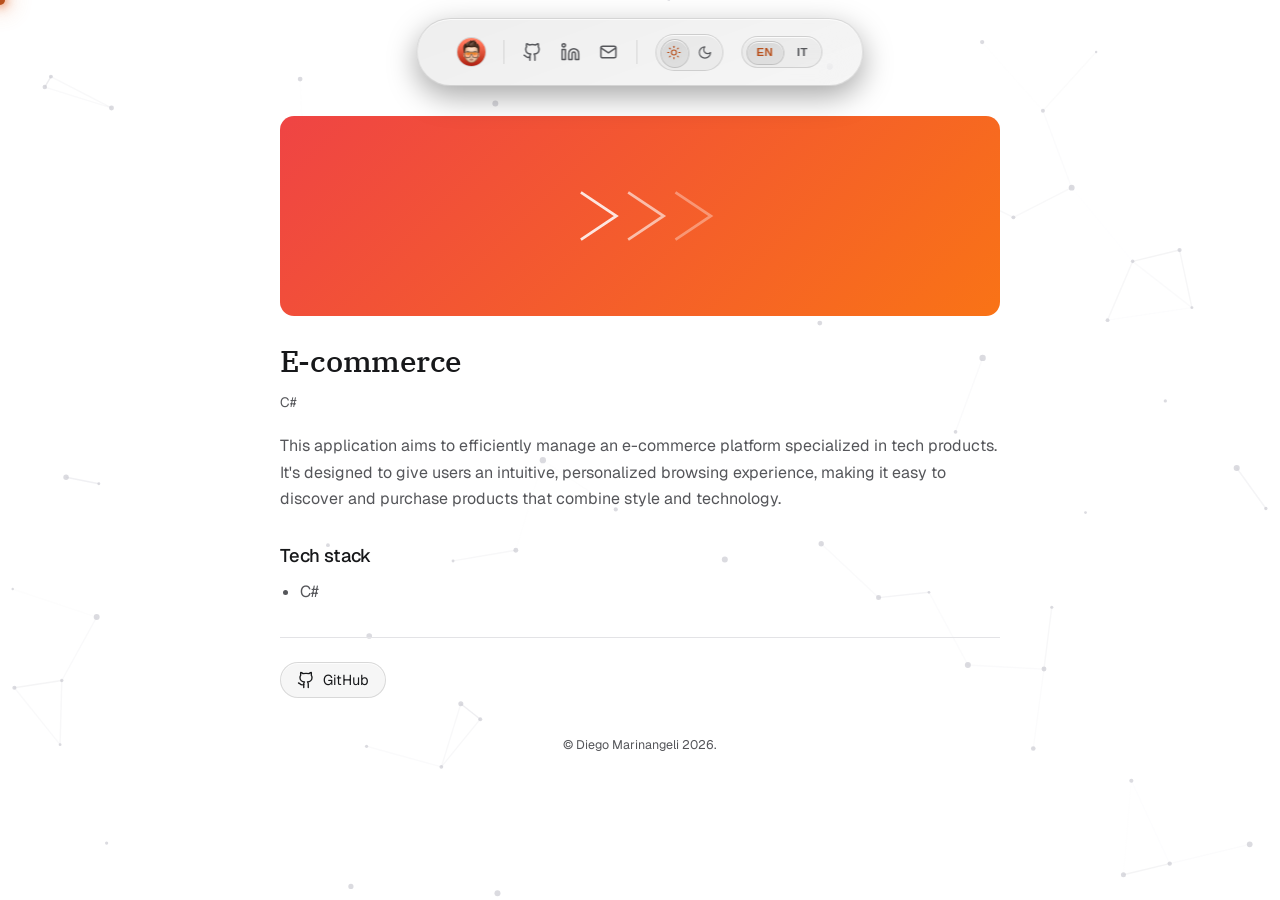
<file: projects/appweb2024.html>
<meta charset="UTF-8" />
<meta name="viewport" content="width=device-width, initial-scale=1.0, viewport-fit=cover" />
<meta name="theme-color" content="#ffffff" />
<script>try{if(localStorage.getItem("siteTheme")!=="dark")document.documentElement.setAttribute("data-theme","light");}catch(e){}</script>
<title>E-commerce — Diego Marinangeli</title>
<meta name="description" content="L'applicazione presentata ha come obiettivo la gestione efficiente di un e-commerce  specializzato in prodotti tech. La piattaforma è progettata per fornire agli utenti  un'esperienza di navigazione intuitiva e personalizzata, facilitando la scoperta e l'acquisto  di prodotti che uniscono stile e tecnologia." />
<link rel="icon" type="image/png" href="../avatar-round.png" />
<link rel="stylesheet" href="https://fonts.googleapis.com/css2?family=Geist:wght@300;400;500;600;700&family=IBM+Plex+Serif:ital,wght@0,400;0,500;1,400;1,500&display=swap">
<link rel="stylesheet" href="../style.css" />

<body>
  <aside class="sidebar">
      <button class="nav-toggle" type="button" aria-expanded="false" aria-label="Apri il menu di navigazione">
        <svg class="nav-toggle-bars" width="18" height="18" viewBox="0 0 18 18" fill="none" aria-hidden="true">
          <line class="bar bar-top" x1="2" y1="5" x2="16" y2="5" stroke="currentColor" stroke-width="1.6" stroke-linecap="round"/>
          <line class="bar bar-mid" x1="2" y1="9" x2="16" y2="9" stroke="currentColor" stroke-width="1.6" stroke-linecap="round"/>
          <line class="bar bar-bot" x1="2" y1="13" x2="16" y2="13" stroke="currentColor" stroke-width="1.6" stroke-linecap="round"/>
        </svg>
        <img class="nav-toggle-avatar" src="../avatar.png" alt="" width="28" height="28" loading="lazy" aria-hidden="true" />
      </button>
      <nav class="quick-links" aria-label="Quick links">
        <a class="quick-link" href="https://github.com/diegomarinangeli" target="_blank" rel="noopener" aria-label="GitHub">
          <svg viewBox="0 0 24 24" width="18" height="18" fill="none" stroke="currentColor" stroke-width="1.8" stroke-linecap="round" stroke-linejoin="round" aria-hidden="true">
            <path d="M15 22v-4a4.8 4.8 0 0 0-1-3.5c3 0 6-2 6-5.5.08-1.25-.27-2.48-1-3.5.28-1.15.28-2.35 0-3.5 0 0-1 0-3 1.5-2.64-.5-5.36-.5-8 0C6 2 5 2 5 2c-.3 1.15-.3 2.35 0 3.5A5.403 5.403 0 0 0 4 9c0 3.5 3 5.5 6 5.5-.39.49-.68 1.05-.85 1.65-.17.6-.22 1.23-.15 1.85v4"/>
            <path d="M9 18c-4.51 2-5-2-7-2"/>
          </svg>
        </a>
        <a class="quick-link" href="https://www.linkedin.com/in/diego-marinangeli/" target="_blank" rel="noopener" aria-label="LinkedIn">
          <svg viewBox="0 0 24 24" width="18" height="18" fill="none" stroke="currentColor" stroke-width="1.8" stroke-linecap="round" stroke-linejoin="round" aria-hidden="true">
            <path d="M16 8a6 6 0 0 1 6 6v7h-4v-7a2 2 0 0 0-2-2 2 2 0 0 0-2 2v7h-4v-7a6 6 0 0 1 6-6z"/>
            <rect width="4" height="12" x="2" y="9"/>
            <circle cx="4" cy="4" r="2"/>
          </svg>
        </a>
        <a class="quick-link" href="mailto:artidego@gmail.com" aria-label="Email">
          <svg viewBox="0 0 24 24" width="18" height="18" fill="none" stroke="currentColor" stroke-width="1.8" stroke-linecap="round" stroke-linejoin="round" aria-hidden="true">
            <path d="M3 7a2 2 0 0 1 2 -2h14a2 2 0 0 1 2 2v10a2 2 0 0 1 -2 2h-14a2 2 0 0 1 -2 -2v-10"/>
            <path d="M3 7l9 6l9 -6"/>
          </svg>
        </a>
      </nav>
      <div class="sidebar-panel">
      <div class="nav-trigger">
        <a class="sidebar-brand" href="../index.html#about" aria-label="Diego Marinangeli">
          <img class="sidebar-brand-avatar" src="../avatar.png" alt="" width="28" height="28" loading="lazy" />
        </a>
        <nav class="section-links" aria-label="Section navigation">
          <a class="section-link" href="../index.html#about">
            <svg class="section-link-icon" viewBox="0 0 24 24" width="18" height="18" fill="none" stroke="currentColor" stroke-width="1.8" stroke-linecap="round" stroke-linejoin="round" aria-hidden="true">
              <path d="M4 11.5 12 4l8 7.5"/>
              <path d="M6 10.5V19a1 1 0 0 0 1 1h10a1 1 0 0 0 1-1v-8.5"/>
              <path d="M10 20v-5h4v5"/>
            </svg>
            <span>Home</span>
          </a>
          <a class="section-link" href="../index.html#work">
            <svg class="section-link-icon" viewBox="0 0 24 24" width="18" height="18" fill="none" stroke="currentColor" stroke-width="1.8" stroke-linecap="round" stroke-linejoin="round" aria-hidden="true">
              <rect x="3" y="7.5" width="18" height="12" rx="2"/>
              <path d="M8.5 7.5V6a2 2 0 0 1 2-2h3a2 2 0 0 1 2 2v1.5"/>
              <path d="M3 12.5h18"/>
            </svg>
            <span data-it="Progetti">Works</span>
          </a>
          <a class="section-link" href="../index.html#news">
            <svg class="section-link-icon" viewBox="0 0 24 24" width="18" height="18" fill="none" stroke="currentColor" stroke-width="1.8" stroke-linecap="round" stroke-linejoin="round" aria-hidden="true">
              <path d="M6 10a6 6 0 0 1 12 0c0 4.5 1.5 5.5 1.5 6.5H4.5C4.5 15.5 6 14.5 6 10Z"/>
              <path d="M10.3 19a1.8 1.8 0 0 0 3.4 0"/>
            </svg>
            <span>News</span>
          </a>
        </nav>
      </div>

      <div class="divider"></div>

      <nav class="social-list">
        <a class="social-item" data-tooltip="Visit my GitHub" data-tooltip-it="Vai al mio GitHub" href="https://github.com/diegomarinangeli" target="_blank" rel="noopener">
          <svg viewBox="0 0 24 24" width="18" height="18" fill="none" stroke="currentColor" stroke-width="1.8" stroke-linecap="round" stroke-linejoin="round" aria-hidden="true">
            <path d="M15 22v-4a4.8 4.8 0 0 0-1-3.5c3 0 6-2 6-5.5.08-1.25-.27-2.48-1-3.5.28-1.15.28-2.35 0-3.5 0 0-1 0-3 1.5-2.64-.5-5.36-.5-8 0C6 2 5 2 5 2c-.3 1.15-.3 2.35 0 3.5A5.403 5.403 0 0 0 4 9c0 3.5 3 5.5 6 5.5-.39.49-.68 1.05-.85 1.65-.17.6-.22 1.23-.15 1.85v4"/>
            <path d="M9 18c-4.51 2-5-2-7-2"/>
          </svg>
          <span>GitHub</span>
        </a>
        <a class="social-item" data-tooltip="Visit my LinkedIn" data-tooltip-it="Vai al mio LinkedIn" href="https://www.linkedin.com/in/diego-marinangeli/" target="_blank" rel="noopener">
          <svg viewBox="0 0 24 24" width="18" height="18" fill="none" stroke="currentColor" stroke-width="1.8" stroke-linecap="round" stroke-linejoin="round" aria-hidden="true">
            <path d="M16 8a6 6 0 0 1 6 6v7h-4v-7a2 2 0 0 0-2-2 2 2 0 0 0-2 2v7h-4v-7a6 6 0 0 1 6-6z"/>
            <rect width="4" height="12" x="2" y="9"/>
            <circle cx="4" cy="4" r="2"/>
          </svg>
          <span>LinkedIn</span>
        </a>
        <a class="social-item" data-tooltip="Contact me" data-tooltip-it="Contattami" href="mailto:artidego@gmail.com">
          <svg viewBox="0 0 24 24" width="18" height="18" fill="none" stroke="currentColor" stroke-width="1.8" stroke-linecap="round" stroke-linejoin="round" aria-hidden="true">
            <path d="M3 7a2 2 0 0 1 2 -2h14a2 2 0 0 1 2 2v10a2 2 0 0 1 -2 2h-14a2 2 0 0 1 -2 -2v-10"/>
            <path d="M3 7l9 6l9 -6"/>
          </svg>
          <span>Email</span>
        </a>
      </nav>

      <!--
      <div class="divider"></div>

      <nav class="ask-ai-list" aria-label="Ask an AI about Diego">
        <a class="ai-item" id="ask-claude" data-tooltip="Ask Claude about me" data-tooltip-it="Chiedi a Claude di me" href="https://claude.ai/new?q=Tell%20me%20something%20about%20Diego%20Marinangeli" target="_blank" rel="noopener" title="Ask Claude about me">
          <img src="../claude-icon.png" width="28" height="28" alt="" aria-hidden="true" />
        <span>Claude</span>
        </a>
        <a class="ai-item" id="ask-chatgpt" data-tooltip="Ask ChatGPT about me" data-tooltip-it="Chiedi a ChatGPT di me" href="https://chatgpt.com/?q=Tell%20me%20something%20about%20Diego%20Marinangeli" target="_blank" rel="noopener" title="Ask ChatGPT about me">
          <svg viewBox="0 0 24 24" width="28" height="28" fill="currentColor" aria-hidden="true">
            <path d="M22.2819 9.8211a5.9847 5.9847 0 0 0-.5157-4.9108 6.0462 6.0462 0 0 0-6.5098-2.9A6.0651 6.0651 0 0 0 4.9807 4.1818a5.9847 5.9847 0 0 0-3.9977 2.9 6.0462 6.0462 0 0 0 .7427 7.0966 5.98 5.98 0 0 0 .511 4.9107 6.051 6.051 0 0 0 6.5146 2.9001A5.9847 5.9847 0 0 0 13.2599 24a6.0557 6.0557 0 0 0 5.7718-4.2058 5.9894 5.9894 0 0 0 3.9977-2.9001 6.0557 6.0557 0 0 0-.7475-7.0729ZM13.26 22.4292a4.4755 4.4755 0 0 1-2.8764-1.0408l.1419-.0804 4.7783-2.7582a.7948.7948 0 0 0 .3927-.6813v-6.7369l2.02 1.1686a.071.071 0 0 1 .038.052v5.5826a4.504 4.504 0 0 1-4.4945 4.4944ZM3.5992 18.3038a4.4708 4.4708 0 0 1-.5346-3.0137l.142.0852 4.783 2.7582a.7712.7712 0 0 0 .7806 0l5.8428-3.3685v2.3324a.0804.0804 0 0 1-.0332.0615L9.74 19.9502a4.4992 4.4992 0 0 1-6.1408-1.6464ZM2.3408 7.8956a4.485 4.485 0 0 1 2.3655-1.9728V11.6a.7664.7664 0 0 0 .3879.6765l5.8144 3.3543-2.0201 1.1685a.0757.0757 0 0 1-.071 0l-4.8303-2.7865A4.504 4.504 0 0 1 2.3408 7.872ZM18.937 11.7514l-5.8144-3.3874 2.0201-1.1637a.0757.0757 0 0 1 .071 0l4.8303 2.7913a4.4944 4.4944 0 0 1-.6765 8.1042v-5.6772a.79.79 0 0 0-.407-.667ZM20.9477 8.7283l-.142-.0852-4.7735-2.7818a.7759.7759 0 0 0-.7854 0L9.408 9.2297V6.8974a.0662.0662 0 0 1 .0284-.0615l4.8303-2.7866a4.4992 4.4992 0 0 1 6.6802 4.66ZM8.3065 12.863l-2.02-1.1638a.0804.0804 0 0 1-.038-.0567V6.0742a4.4992 4.4992 0 0 1 7.3757-3.4537l-.142.0805L8.704 5.4592a.7948.7948 0 0 0-.3927.6813ZM9.404 10.4976l2.6069-1.4998 2.602 1.4998v2.9994l-2.602 1.4997-2.607-1.4997Z"/>
          </svg>
        <span>ChatGPT</span>
        </a>
      </nav>
      -->

      <div class="divider"></div>

      <div class="switch-row">
      <div class="theme-toggle" role="group" aria-label="Choose theme / Scegli il tema">
        <button type="button" class="theme-btn" data-theme-choice="light" data-tooltip="Light theme" data-tooltip-it="Tema chiaro">
          <svg viewBox="0 0 24 24" width="15" height="15" fill="none" stroke="currentColor" stroke-width="1.8" stroke-linecap="round" stroke-linejoin="round" aria-hidden="true">
            <circle cx="12" cy="12" r="4"/>
            <path d="M12 2v2"/><path d="M12 20v2"/><path d="m4.93 4.93 1.41 1.41"/><path d="m17.66 17.66 1.41 1.41"/><path d="M2 12h2"/><path d="M20 12h2"/><path d="m6.34 17.66-1.41 1.41"/><path d="m19.07 4.93-1.41 1.41"/>
          </svg>
          <span>Light</span>
        </button>
        <button type="button" class="theme-btn" data-theme-choice="dark" data-tooltip="Dark theme" data-tooltip-it="Tema scuro">
          <svg viewBox="0 0 24 24" width="15" height="15" fill="none" stroke="currentColor" stroke-width="1.8" stroke-linecap="round" stroke-linejoin="round" aria-hidden="true">
            <path d="M12 3a6 6 0 0 0 9 9 9 9 0 1 1-9-9Z"/>
          </svg>
          <span>Dark</span>
        </button>
      </div>

      <div class="lang-toggle" role="group" aria-label="Choose language / Scegli la lingua">
        <button type="button" class="lang-btn" data-lang="en" data-tooltip="Switch to English" data-tooltip-it="Passa all'inglese">EN</button>
        <button type="button" class="lang-btn" data-lang="it" data-tooltip="Switch to Italian" data-tooltip-it="Passa all'italiano">IT</button>
      </div>
      </div>
      </div>
    </aside>

  <div class="page">
    <main class="content">
      <div class="project-page">
        <div class="project-hero preview-appweb2024">
          <svg width="190" height="130" viewBox="0 0 150 110" fill="none" xmlns="http://www.w3.org/2000/svg" aria-hidden="true">
            <path d="M25 35 L55 55 L25 75" stroke="rgba(255,255,255,0.85)" stroke-width="2.3" fill="none"/>
      <path d="M65 35 L95 55 L65 75" stroke="rgba(255,255,255,0.6)" stroke-width="2.3" fill="none"/>
      <path d="M105 35 L135 55 L105 75" stroke="rgba(255,255,255,0.35)" stroke-width="2.3" fill="none"/>
          </svg>
        </div>

        <h1>E-commerce</h1>
        <p class="project-meta">C#</p>

        <p data-it="L'applicazione presentata ha come obiettivo la gestione efficiente di un e-commerce specializzato in prodotti tech. La piattaforma è progettata per fornire agli utenti un'esperienza di navigazione intuitiva e personalizzata, facilitando la scoperta e l'acquisto di prodotti che uniscono stile e tecnologia.">
          This application aims to efficiently manage an e-commerce platform specialized in tech products. It's designed to give users an intuitive, personalized browsing experience, making it easy to discover and purchase products that combine style and technology.
        </p>

        <h2 data-it="Stack tecnologico">Tech stack</h2>
        <ul>
          <li>C#</li>
        </ul>

        <div class="project-links">
          <a class="btn-github" href="https://github.com/diegomarinangeli/AppWeb2024" target="_blank" rel="noopener">
            <svg viewBox="0 0 24 24" width="18" height="18" fill="none" stroke="currentColor" stroke-width="1.8" stroke-linecap="round" stroke-linejoin="round" aria-hidden="true">
              <path d="M15 22v-4a4.8 4.8 0 0 0-1-3.5c3 0 6-2 6-5.5.08-1.25-.27-2.48-1-3.5.28-1.15.28-2.35 0-3.5 0 0-1 0-3 1.5-2.64-.5-5.36-.5-8 0C6 2 5 2 5 2c-.3 1.15-.3 2.35 0 3.5A5.403 5.403 0 0 0 4 9c0 3.5 3 5.5 6 5.5-.39.49-.68 1.05-.85 1.65-.17.6-.22 1.23-.15 1.85v4"/>
              <path d="M9 18c-4.51 2-5-2-7-2"/>
            </svg>
            <span>GitHub</span>
          </a>        </div>
      </div>
    </main>
  </div>

  <footer class="work-sub">
    <p>© Diego Marinangeli 2026.</p>
  </footer>

  <script src="../script.js" defer></script>
</body>
</file>
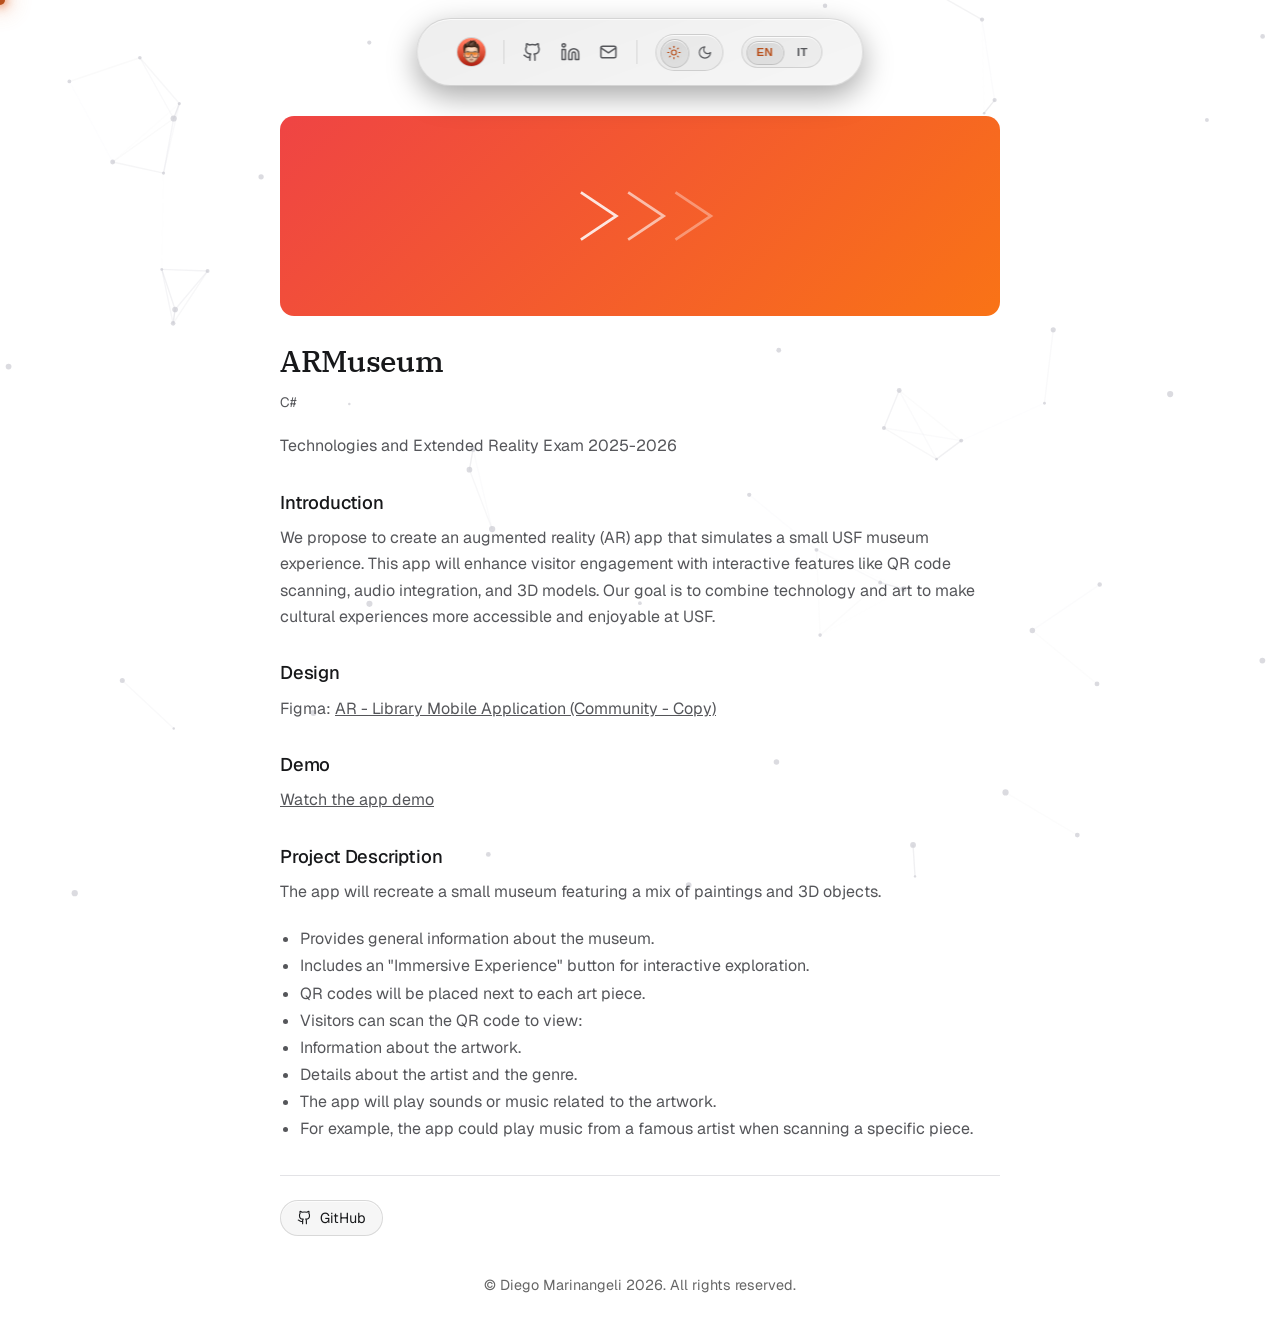
<file: projects/armuseum.html>
<meta charset="UTF-8" />
<meta name="viewport" content="width=device-width, initial-scale=1.0, viewport-fit=cover" />
<meta name="theme-color" content="#ffffff" />
<script>try{if(localStorage.getItem("siteTheme")!=="dark")document.documentElement.setAttribute("data-theme","light");}catch(e){}</script>
<title>ARMuseum — Diego Marinangeli</title>
<meta name="description" content="ARMuseum — Technologies and Extended Reality Exam 2025-2026" />
<link rel="icon" type="image/png" href="../avatar-round.png" />
<link rel="stylesheet" href="https://fonts.googleapis.com/css2?family=Geist:wght@300;400;500;600;700&family=IBM+Plex+Serif:ital,wght@0,400;0,500;1,400;1,500&display=swap">
<link rel="stylesheet" href="../style.css" />

<body>
  <aside class="sidebar">
      <button class="nav-toggle" type="button" aria-expanded="false" aria-label="Apri il menu di navigazione">
        <svg class="nav-toggle-bars" width="18" height="18" viewBox="0 0 18 18" fill="none" aria-hidden="true">
          <line class="bar bar-top" x1="2" y1="5" x2="16" y2="5" stroke="currentColor" stroke-width="1.6" stroke-linecap="round"/>
          <line class="bar bar-mid" x1="2" y1="9" x2="16" y2="9" stroke="currentColor" stroke-width="1.6" stroke-linecap="round"/>
          <line class="bar bar-bot" x1="2" y1="13" x2="16" y2="13" stroke="currentColor" stroke-width="1.6" stroke-linecap="round"/>
        </svg>
        <img class="nav-toggle-avatar" src="../avatar.png" alt="" width="28" height="28" loading="lazy" aria-hidden="true" />
      </button>
      <nav class="quick-links" aria-label="Quick links">
        <a class="quick-link" href="https://github.com/diegomarinangeli" target="_blank" rel="noopener" aria-label="GitHub">
          <svg viewBox="0 0 24 24" width="18" height="18" fill="none" stroke="currentColor" stroke-width="1.8" stroke-linecap="round" stroke-linejoin="round" aria-hidden="true">
            <path d="M15 22v-4a4.8 4.8 0 0 0-1-3.5c3 0 6-2 6-5.5.08-1.25-.27-2.48-1-3.5.28-1.15.28-2.35 0-3.5 0 0-1 0-3 1.5-2.64-.5-5.36-.5-8 0C6 2 5 2 5 2c-.3 1.15-.3 2.35 0 3.5A5.403 5.403 0 0 0 4 9c0 3.5 3 5.5 6 5.5-.39.49-.68 1.05-.85 1.65-.17.6-.22 1.23-.15 1.85v4"/>
            <path d="M9 18c-4.51 2-5-2-7-2"/>
          </svg>
        </a>
        <a class="quick-link" href="https://www.linkedin.com/in/diego-marinangeli/" target="_blank" rel="noopener" aria-label="LinkedIn">
          <svg viewBox="0 0 24 24" width="18" height="18" fill="none" stroke="currentColor" stroke-width="1.8" stroke-linecap="round" stroke-linejoin="round" aria-hidden="true">
            <path d="M16 8a6 6 0 0 1 6 6v7h-4v-7a2 2 0 0 0-2-2 2 2 0 0 0-2 2v7h-4v-7a6 6 0 0 1 6-6z"/>
            <rect width="4" height="12" x="2" y="9"/>
            <circle cx="4" cy="4" r="2"/>
          </svg>
        </a>
        <a class="quick-link" href="mailto:artidego@gmail.com" aria-label="Email">
          <svg viewBox="0 0 24 24" width="18" height="18" fill="none" stroke="currentColor" stroke-width="1.8" stroke-linecap="round" stroke-linejoin="round" aria-hidden="true">
            <path d="M3 7a2 2 0 0 1 2 -2h14a2 2 0 0 1 2 2v10a2 2 0 0 1 -2 2h-14a2 2 0 0 1 -2 -2v-10"/>
            <path d="M3 7l9 6l9 -6"/>
          </svg>
        </a>
      </nav>
      <div class="sidebar-panel">
      <div class="nav-trigger">
        <a class="sidebar-brand" href="../index.html#about" aria-label="Diego Marinangeli">
          <img class="sidebar-brand-avatar" src="../avatar.png" alt="" width="28" height="28" loading="lazy" />
        </a>
        <nav class="section-links" aria-label="Section navigation">
          <a class="section-link" href="../index.html#about">
            <svg class="section-link-icon" viewBox="0 0 24 24" width="18" height="18" fill="none" stroke="currentColor" stroke-width="1.8" stroke-linecap="round" stroke-linejoin="round" aria-hidden="true">
              <path d="M4 11.5 12 4l8 7.5"/>
              <path d="M6 10.5V19a1 1 0 0 0 1 1h10a1 1 0 0 0 1-1v-8.5"/>
              <path d="M10 20v-5h4v5"/>
            </svg>
            <span>Home</span>
          </a>
          <a class="section-link" href="../index.html#work">
            <svg class="section-link-icon" viewBox="0 0 24 24" width="18" height="18" fill="none" stroke="currentColor" stroke-width="1.8" stroke-linecap="round" stroke-linejoin="round" aria-hidden="true">
              <rect x="3" y="7.5" width="18" height="12" rx="2"/>
              <path d="M8.5 7.5V6a2 2 0 0 1 2-2h3a2 2 0 0 1 2 2v1.5"/>
              <path d="M3 12.5h18"/>
            </svg>
            <span data-it="Progetti">Works</span>
          </a>
          <a class="section-link" href="../index.html#news">
            <svg class="section-link-icon" viewBox="0 0 24 24" width="18" height="18" fill="none" stroke="currentColor" stroke-width="1.8" stroke-linecap="round" stroke-linejoin="round" aria-hidden="true">
              <path d="M6 10a6 6 0 0 1 12 0c0 4.5 1.5 5.5 1.5 6.5H4.5C4.5 15.5 6 14.5 6 10Z"/>
              <path d="M10.3 19a1.8 1.8 0 0 0 3.4 0"/>
            </svg>
            <span>News</span>
          </a>
        </nav>
      </div>

      <div class="divider"></div>

      <nav class="social-list">
        <a class="social-item" data-tooltip="Visit my GitHub" data-tooltip-it="Vai al mio GitHub" href="https://github.com/diegomarinangeli" target="_blank" rel="noopener">
          <svg viewBox="0 0 24 24" width="18" height="18" fill="none" stroke="currentColor" stroke-width="1.8" stroke-linecap="round" stroke-linejoin="round" aria-hidden="true">
            <path d="M15 22v-4a4.8 4.8 0 0 0-1-3.5c3 0 6-2 6-5.5.08-1.25-.27-2.48-1-3.5.28-1.15.28-2.35 0-3.5 0 0-1 0-3 1.5-2.64-.5-5.36-.5-8 0C6 2 5 2 5 2c-.3 1.15-.3 2.35 0 3.5A5.403 5.403 0 0 0 4 9c0 3.5 3 5.5 6 5.5-.39.49-.68 1.05-.85 1.65-.17.6-.22 1.23-.15 1.85v4"/>
            <path d="M9 18c-4.51 2-5-2-7-2"/>
          </svg>
          <span>GitHub</span>
        </a>
        <a class="social-item" data-tooltip="Visit my LinkedIn" data-tooltip-it="Vai al mio LinkedIn" href="https://www.linkedin.com/in/diego-marinangeli/" target="_blank" rel="noopener">
          <svg viewBox="0 0 24 24" width="18" height="18" fill="none" stroke="currentColor" stroke-width="1.8" stroke-linecap="round" stroke-linejoin="round" aria-hidden="true">
            <path d="M16 8a6 6 0 0 1 6 6v7h-4v-7a2 2 0 0 0-2-2 2 2 0 0 0-2 2v7h-4v-7a6 6 0 0 1 6-6z"/>
            <rect width="4" height="12" x="2" y="9"/>
            <circle cx="4" cy="4" r="2"/>
          </svg>
          <span>LinkedIn</span>
        </a>
        <a class="social-item" data-tooltip="Contact me" data-tooltip-it="Contattami" href="mailto:artidego@gmail.com">
          <svg viewBox="0 0 24 24" width="18" height="18" fill="none" stroke="currentColor" stroke-width="1.8" stroke-linecap="round" stroke-linejoin="round" aria-hidden="true">
            <path d="M3 7a2 2 0 0 1 2 -2h14a2 2 0 0 1 2 2v10a2 2 0 0 1 -2 2h-14a2 2 0 0 1 -2 -2v-10"/>
            <path d="M3 7l9 6l9 -6"/>
          </svg>
          <span>Email</span>
        </a>
      </nav>

      <!--
      <div class="divider"></div>

      <nav class="ask-ai-list" aria-label="Ask an AI about Diego">
        <a class="ai-item" id="ask-claude" data-tooltip="Ask Claude about me" data-tooltip-it="Chiedi a Claude di me" href="https://claude.ai/new?q=Tell%20me%20something%20about%20Diego%20Marinangeli" target="_blank" rel="noopener" title="Ask Claude about me">
          <img src="../claude-icon.png" width="28" height="28" alt="" aria-hidden="true" />
          <span>Claude</span>
        </a>
        <a class="ai-item" id="ask-chatgpt" data-tooltip="Ask ChatGPT about me" data-tooltip-it="Chiedi a ChatGPT di me" href="https://chatgpt.com/?q=Tell%20me%20something%20about%20Diego%20Marinangeli" target="_blank" rel="noopener" title="Ask ChatGPT about me">
          <svg viewBox="0 0 24 24" width="28" height="28" fill="currentColor" aria-hidden="true">
            <path d="M22.2819 9.8211a5.9847 5.9847 0 0 0-.5157-4.9108 6.0462 6.0462 0 0 0-6.5098-2.9A6.0651 6.0651 0 0 0 4.9807 4.1818a5.9847 5.9847 0 0 0-3.9977 2.9 6.0462 6.0462 0 0 0 .7427 7.0966 5.98 5.98 0 0 0 .511 4.9107 6.051 6.051 0 0 0 6.5146 2.9001A5.9847 5.9847 0 0 0 13.2599 24a6.0557 6.0557 0 0 0 5.7718-4.2058 5.9894 5.9894 0 0 0 3.9977-2.9001 6.0557 6.0557 0 0 0-.7475-7.0729ZM13.26 22.4292a4.4755 4.4755 0 0 1-2.8764-1.0408l.1419-.0804 4.7783-2.7582a.7948.7948 0 0 0 .3927-.6813v-6.7369l2.02 1.1686a.071.071 0 0 1 .038.052v5.5826a4.504 4.504 0 0 1-4.4945 4.4944ZM3.5992 18.3038a4.4708 4.4708 0 0 1-.5346-3.0137l.142.0852 4.783 2.7582a.7712.7712 0 0 0 .7806 0l5.8428-3.3685v2.3324a.0804.0804 0 0 1-.0332.0615L9.74 19.9502a4.4992 4.4992 0 0 1-6.1408-1.6464ZM2.3408 7.8956a4.485 4.485 0 0 1 2.3655-1.9728V11.6a.7664.7664 0 0 0 .3879.6765l5.8144 3.3543-2.0201 1.1685a.0757.0757 0 0 1-.071 0l-4.8303-2.7865A4.504 4.504 0 0 1 2.3408 7.872ZM18.937 11.7514l-5.8144-3.3874 2.0201-1.1637a.0757.0757 0 0 1 .071 0l4.8303 2.7913a4.4944 4.4944 0 0 1-.6765 8.1042v-5.6772a.79.79 0 0 0-.407-.667ZM20.9477 8.7283l-.142-.0852-4.7735-2.7818a.7759.7759 0 0 0-.7854 0L9.408 9.2297V6.8974a.0662.0662 0 0 1 .0284-.0615l4.8303-2.7866a4.4992 4.4992 0 0 1 6.6802 4.66ZM8.3065 12.863l-2.02-1.1638a.0804.0804 0 0 1-.038-.0567V6.0742a4.4992 4.4992 0 0 1 7.3757-3.4537l-.142.0805L8.704 5.4592a.7948.7948 0 0 0-.3927.6813ZM9.404 10.4976l2.6069-1.4998 2.602 1.4998v2.9994l-2.602 1.4997-2.607-1.4997Z"/>
          </svg>
          <span>ChatGPT</span>
        </a>
      </nav>
      -->

      <div class="divider"></div>

      <div class="switch-row">
      <div class="theme-toggle" role="group" aria-label="Choose theme / Scegli il tema">
        <button type="button" class="theme-btn" data-theme-choice="light" data-tooltip="Light theme" data-tooltip-it="Tema chiaro">
          <svg viewBox="0 0 24 24" width="15" height="15" fill="none" stroke="currentColor" stroke-width="1.8" stroke-linecap="round" stroke-linejoin="round" aria-hidden="true">
            <circle cx="12" cy="12" r="4"/>
            <path d="M12 2v2"/><path d="M12 20v2"/><path d="m4.93 4.93 1.41 1.41"/><path d="m17.66 17.66 1.41 1.41"/><path d="M2 12h2"/><path d="M20 12h2"/><path d="m6.34 17.66-1.41 1.41"/><path d="m19.07 4.93-1.41 1.41"/>
          </svg>
          <span>Light</span>
        </button>
        <button type="button" class="theme-btn" data-theme-choice="dark" data-tooltip="Dark theme" data-tooltip-it="Tema scuro">
          <svg viewBox="0 0 24 24" width="15" height="15" fill="none" stroke="currentColor" stroke-width="1.8" stroke-linecap="round" stroke-linejoin="round" aria-hidden="true">
            <path d="M12 3a6 6 0 0 0 9 9 9 9 0 1 1-9-9Z"/>
          </svg>
          <span>Dark</span>
        </button>
      </div>

      <div class="lang-toggle" role="group" aria-label="Choose language / Scegli la lingua">
        <button type="button" class="lang-btn" data-lang="en" data-tooltip="Switch to English" data-tooltip-it="Passa all'inglese">EN</button>
        <button type="button" class="lang-btn" data-lang="it" data-tooltip="Switch to Italian" data-tooltip-it="Passa all'italiano">IT</button>
      </div>
      </div>
      </div>
    </aside>

  <div class="page">
    <main class="content">
      <div class="project-page">
        <div class="project-hero preview-armuseum">
          <svg width="190" height="130" viewBox="0 0 150 110" fill="none" xmlns="http://www.w3.org/2000/svg" aria-hidden="true">
            <path d="M25 35 L55 55 L25 75" stroke="rgba(255,255,255,0.85)" stroke-width="2.3" fill="none"/>
      <path d="M65 35 L95 55 L65 75" stroke="rgba(255,255,255,0.6)" stroke-width="2.3" fill="none"/>
      <path d="M105 35 L135 55 L105 75" stroke="rgba(255,255,255,0.35)" stroke-width="2.3" fill="none"/>
          </svg>
        </div>

        <h1>ARMuseum</h1>
        <p class="project-meta">C#</p>

        <p>
          Technologies and Extended Reality Exam 2025-2026
        </p>

        <h2>Introduction</h2>
        <p>We propose to create an augmented reality (AR) app that simulates a small USF museum experience. This app will enhance visitor engagement with interactive features like QR code scanning, audio integration, and 3D models. Our goal is to combine technology and art to make cultural experiences more accessible and enjoyable at USF.</p>

        <h2>Design</h2>
        <p>Figma: <a href="https://www.figma.com/design/aGPTaLylxW25GCKuvobD3f/AR---Library-Mobile-Application--Community---Copy-?node-id=3129-61&t=DxBYjpYHH77gaORN-1" target="_blank" rel="noopener">AR - Library Mobile Application (Community - Copy)</a></p>

        <h2>Demo</h2>
        <p><a href="https://github.com/diegomarinangeli/ARMuseum/blob/main/docs/demo.mp4" target="_blank" rel="noopener">Watch the app demo</a></p>

        <h2>Project Description</h2>
        <p>The app will recreate a small museum featuring a mix of paintings and 3D objects.</p>
        <ul>
          <li>Provides general information about the museum.</li>
          <li>Includes an "Immersive Experience" button for interactive exploration.</li>
          <li>QR codes will be placed next to each art piece.</li>
          <li>Visitors can scan the QR code to view:</li>
          <li>Information about the artwork.</li>
          <li>Details about the artist and the genre.</li>
          <li>The app will play sounds or music related to the artwork.</li>
          <li>For example, the app could play music from a famous artist when scanning a specific piece.</li>
        </ul>

        <div class="project-links">
          <a class="btn-github" href="https://github.com/diegomarinangeli/ARMuseum" target="_blank" rel="noopener" aria-label="ARMuseum on GitHub">
                  <svg viewBox="0 0 24 24" width="15" height="15" fill="none" stroke="currentColor" stroke-width="1.8" stroke-linecap="round" stroke-linejoin="round" aria-hidden="true">
                    <path d="M15 22v-4a4.8 4.8 0 0 0-1-3.5c3 0 6-2 6-5.5.08-1.25-.27-2.48-1-3.5.28-1.15.28-2.35 0-3.5 0 0-1 0-3 1.5-2.64-.5-5.36-.5-8 0C6 2 5 2 5 2c-.3 1.15-.3 2.35 0 3.5A5.403 5.403 0 0 0 4 9c0 3.5 3 5.5 6 5.5-.39.49-.68 1.05-.85 1.65-.17.6-.22 1.23-.15 1.85v4"/>
                    <path d="M9 18c-4.51 2-5-2-7-2"/>
                  </svg>
                  <span>GitHub</span>
                </a>
        </div>
      </div>
    </main>
  </div>

  <footer class="work-sub">
    <p style="text-align: center; font-size: 0.9em; color: #666;">© Diego Marinangeli 2026. All rights reserved.</p>
  </footer>

  <script src="../script.js" defer></script>
</body>
</file>
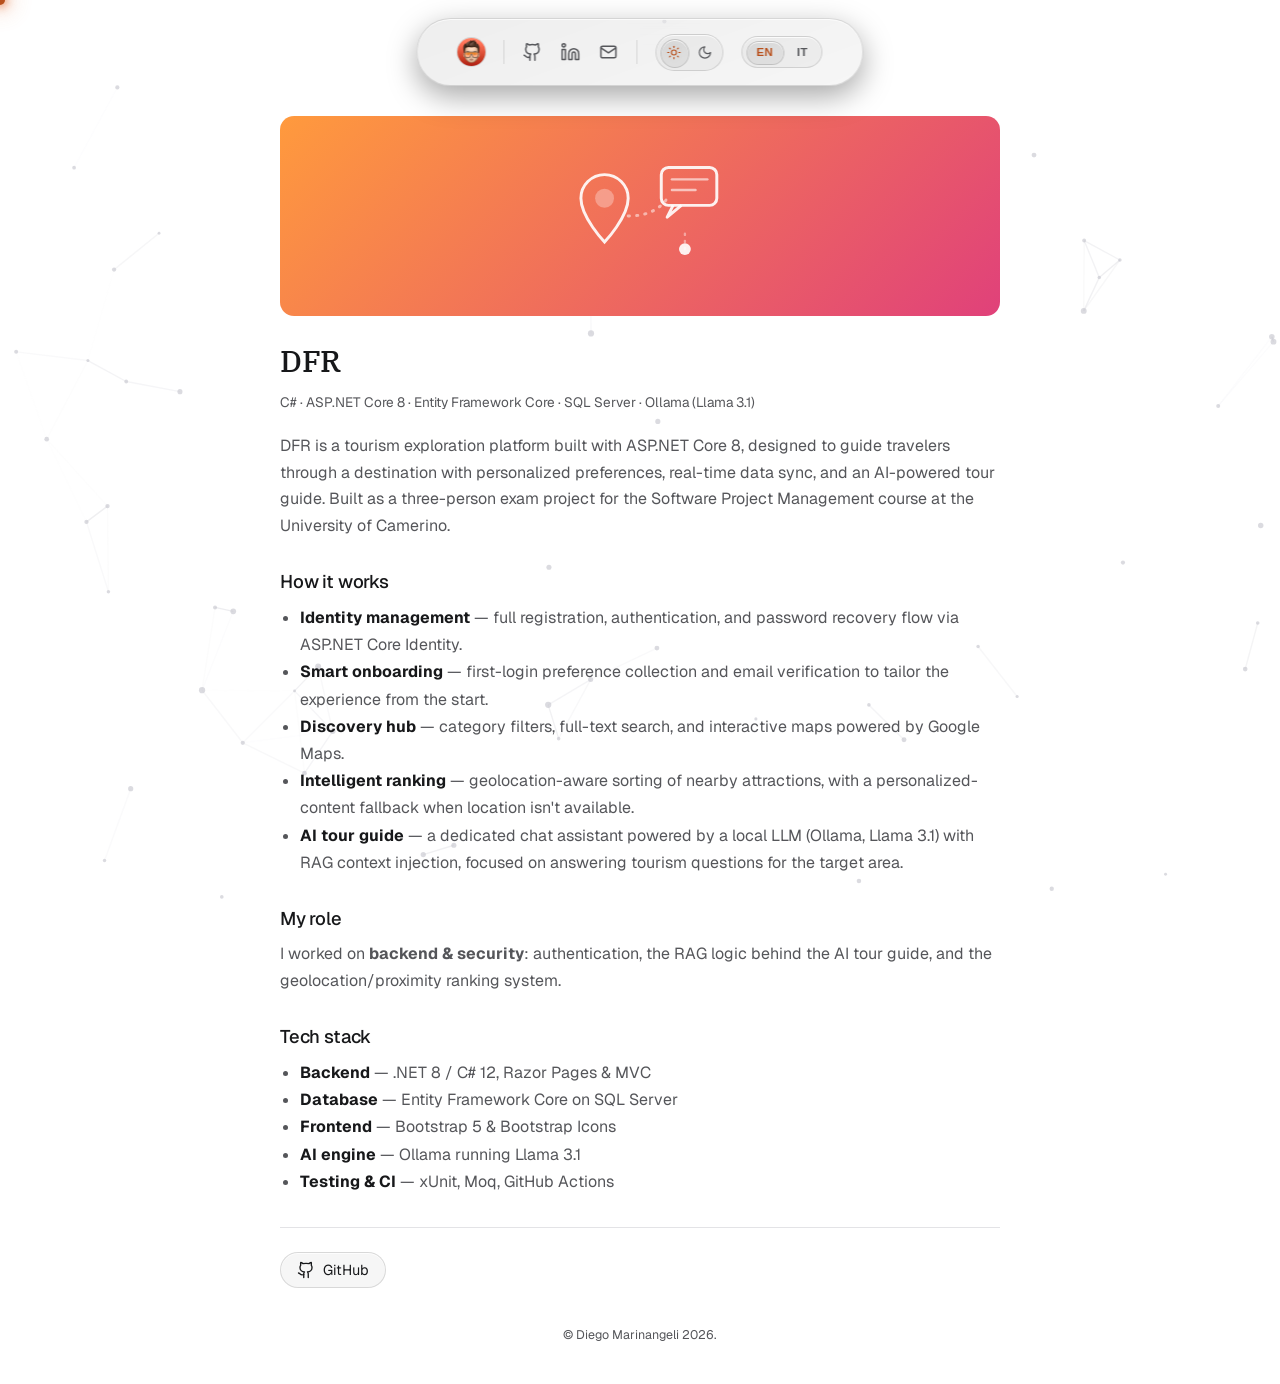
<file: projects/dfr.html>
<meta charset="UTF-8" />
<meta name="viewport" content="width=device-width, initial-scale=1.0, viewport-fit=cover" />
<meta name="theme-color" content="#ffffff" />
<script>try{if(localStorage.getItem("siteTheme")!=="dark")document.documentElement.setAttribute("data-theme","light");}catch(e){}</script>
<title>DFR — Diego Marinangeli</title>
<meta name="description" content="DFR — an ASP.NET Core 8 tourism platform with real-time data sync, geolocation-aware discovery, interactive maps and a local AI tour guide (Ollama)." />
<link rel="icon" type="image/png" href="../avatar-round.png" />
<link rel="stylesheet" href="https://fonts.googleapis.com/css2?family=Geist:wght@300;400;500;600;700&family=IBM+Plex+Serif:ital,wght@0,400;0,500;1,400;1,500&display=swap">
<link rel="stylesheet" href="../style.css" />

<body>
  <aside class="sidebar">
      <button class="nav-toggle" type="button" aria-expanded="false" aria-label="Apri il menu di navigazione">
        <svg class="nav-toggle-bars" width="18" height="18" viewBox="0 0 18 18" fill="none" aria-hidden="true">
          <line class="bar bar-top" x1="2" y1="5" x2="16" y2="5" stroke="currentColor" stroke-width="1.6" stroke-linecap="round"/>
          <line class="bar bar-mid" x1="2" y1="9" x2="16" y2="9" stroke="currentColor" stroke-width="1.6" stroke-linecap="round"/>
          <line class="bar bar-bot" x1="2" y1="13" x2="16" y2="13" stroke="currentColor" stroke-width="1.6" stroke-linecap="round"/>
        </svg>
        <img class="nav-toggle-avatar" src="../avatar.png" alt="" width="28" height="28" loading="lazy" aria-hidden="true" />
      </button>
      <nav class="quick-links" aria-label="Quick links">
        <a class="quick-link" href="https://github.com/diegomarinangeli" target="_blank" rel="noopener" aria-label="GitHub">
          <svg viewBox="0 0 24 24" width="18" height="18" fill="none" stroke="currentColor" stroke-width="1.8" stroke-linecap="round" stroke-linejoin="round" aria-hidden="true">
            <path d="M15 22v-4a4.8 4.8 0 0 0-1-3.5c3 0 6-2 6-5.5.08-1.25-.27-2.48-1-3.5.28-1.15.28-2.35 0-3.5 0 0-1 0-3 1.5-2.64-.5-5.36-.5-8 0C6 2 5 2 5 2c-.3 1.15-.3 2.35 0 3.5A5.403 5.403 0 0 0 4 9c0 3.5 3 5.5 6 5.5-.39.49-.68 1.05-.85 1.65-.17.6-.22 1.23-.15 1.85v4"/>
            <path d="M9 18c-4.51 2-5-2-7-2"/>
          </svg>
        </a>
        <a class="quick-link" href="https://www.linkedin.com/in/diego-marinangeli/" target="_blank" rel="noopener" aria-label="LinkedIn">
          <svg viewBox="0 0 24 24" width="18" height="18" fill="none" stroke="currentColor" stroke-width="1.8" stroke-linecap="round" stroke-linejoin="round" aria-hidden="true">
            <path d="M16 8a6 6 0 0 1 6 6v7h-4v-7a2 2 0 0 0-2-2 2 2 0 0 0-2 2v7h-4v-7a6 6 0 0 1 6-6z"/>
            <rect width="4" height="12" x="2" y="9"/>
            <circle cx="4" cy="4" r="2"/>
          </svg>
        </a>
        <a class="quick-link" href="mailto:artidego@gmail.com" aria-label="Email">
          <svg viewBox="0 0 24 24" width="18" height="18" fill="none" stroke="currentColor" stroke-width="1.8" stroke-linecap="round" stroke-linejoin="round" aria-hidden="true">
            <path d="M3 7a2 2 0 0 1 2 -2h14a2 2 0 0 1 2 2v10a2 2 0 0 1 -2 2h-14a2 2 0 0 1 -2 -2v-10"/>
            <path d="M3 7l9 6l9 -6"/>
          </svg>
        </a>
      </nav>
      <div class="sidebar-panel">
      <div class="nav-trigger">
        <a class="sidebar-brand" href="../index.html#about" aria-label="Diego Marinangeli">
          <img class="sidebar-brand-avatar" src="../avatar.png" alt="" width="28" height="28" loading="lazy" />
        </a>
        <nav class="section-links" aria-label="Section navigation">
          <a class="section-link" href="../index.html#about">
            <svg class="section-link-icon" viewBox="0 0 24 24" width="18" height="18" fill="none" stroke="currentColor" stroke-width="1.8" stroke-linecap="round" stroke-linejoin="round" aria-hidden="true">
              <path d="M4 11.5 12 4l8 7.5"/>
              <path d="M6 10.5V19a1 1 0 0 0 1 1h10a1 1 0 0 0 1-1v-8.5"/>
              <path d="M10 20v-5h4v5"/>
            </svg>
            <span>Home</span>
          </a>
          <a class="section-link" href="../index.html#work">
            <svg class="section-link-icon" viewBox="0 0 24 24" width="18" height="18" fill="none" stroke="currentColor" stroke-width="1.8" stroke-linecap="round" stroke-linejoin="round" aria-hidden="true">
              <rect x="3" y="7.5" width="18" height="12" rx="2"/>
              <path d="M8.5 7.5V6a2 2 0 0 1 2-2h3a2 2 0 0 1 2 2v1.5"/>
              <path d="M3 12.5h18"/>
            </svg>
            <span data-it="Progetti">Works</span>
          </a>
          <a class="section-link" href="../index.html#news">
            <svg class="section-link-icon" viewBox="0 0 24 24" width="18" height="18" fill="none" stroke="currentColor" stroke-width="1.8" stroke-linecap="round" stroke-linejoin="round" aria-hidden="true">
              <path d="M6 10a6 6 0 0 1 12 0c0 4.5 1.5 5.5 1.5 6.5H4.5C4.5 15.5 6 14.5 6 10Z"/>
              <path d="M10.3 19a1.8 1.8 0 0 0 3.4 0"/>
            </svg>
            <span>News</span>
          </a>
        </nav>
      </div>

      <div class="divider"></div>

      <nav class="social-list">
        <a class="social-item" data-tooltip="Visit my GitHub" data-tooltip-it="Vai al mio GitHub" href="https://github.com/diegomarinangeli" target="_blank" rel="noopener">
          <svg viewBox="0 0 24 24" width="18" height="18" fill="none" stroke="currentColor" stroke-width="1.8" stroke-linecap="round" stroke-linejoin="round" aria-hidden="true">
            <path d="M15 22v-4a4.8 4.8 0 0 0-1-3.5c3 0 6-2 6-5.5.08-1.25-.27-2.48-1-3.5.28-1.15.28-2.35 0-3.5 0 0-1 0-3 1.5-2.64-.5-5.36-.5-8 0C6 2 5 2 5 2c-.3 1.15-.3 2.35 0 3.5A5.403 5.403 0 0 0 4 9c0 3.5 3 5.5 6 5.5-.39.49-.68 1.05-.85 1.65-.17.6-.22 1.23-.15 1.85v4"/>
            <path d="M9 18c-4.51 2-5-2-7-2"/>
          </svg>
          <span>GitHub</span>
        </a>
        <a class="social-item" data-tooltip="Visit my LinkedIn" data-tooltip-it="Vai al mio LinkedIn" href="https://www.linkedin.com/in/diego-marinangeli/" target="_blank" rel="noopener">
          <svg viewBox="0 0 24 24" width="18" height="18" fill="none" stroke="currentColor" stroke-width="1.8" stroke-linecap="round" stroke-linejoin="round" aria-hidden="true">
            <path d="M16 8a6 6 0 0 1 6 6v7h-4v-7a2 2 0 0 0-2-2 2 2 0 0 0-2 2v7h-4v-7a6 6 0 0 1 6-6z"/>
            <rect width="4" height="12" x="2" y="9"/>
            <circle cx="4" cy="4" r="2"/>
          </svg>
          <span>LinkedIn</span>
        </a>
        <a class="social-item" data-tooltip="Contact me" data-tooltip-it="Contattami" href="mailto:artidego@gmail.com">
          <svg viewBox="0 0 24 24" width="18" height="18" fill="none" stroke="currentColor" stroke-width="1.8" stroke-linecap="round" stroke-linejoin="round" aria-hidden="true">
            <path d="M3 7a2 2 0 0 1 2 -2h14a2 2 0 0 1 2 2v10a2 2 0 0 1 -2 2h-14a2 2 0 0 1 -2 -2v-10"/>
            <path d="M3 7l9 6l9 -6"/>
          </svg>
          <span>Email</span>
        </a>
      </nav>

      <!--
      <div class="divider"></div>

      <nav class="ask-ai-list" aria-label="Ask an AI about Diego">
        <a class="ai-item" id="ask-claude" data-tooltip="Ask Claude about me" data-tooltip-it="Chiedi a Claude di me" href="https://claude.ai/new?q=Tell%20me%20something%20about%20Diego%20Marinangeli" target="_blank" rel="noopener" title="Ask Claude about me">
          <img src="../claude-icon.png" width="28" height="28" alt="" aria-hidden="true" />
        <span>Claude</span>
        </a>
        <a class="ai-item" id="ask-chatgpt" data-tooltip="Ask ChatGPT about me" data-tooltip-it="Chiedi a ChatGPT di me" href="https://chatgpt.com/?q=Tell%20me%20something%20about%20Diego%20Marinangeli" target="_blank" rel="noopener" title="Ask ChatGPT about me">
          <svg viewBox="0 0 24 24" width="28" height="28" fill="currentColor" aria-hidden="true">
            <path d="M22.2819 9.8211a5.9847 5.9847 0 0 0-.5157-4.9108 6.0462 6.0462 0 0 0-6.5098-2.9A6.0651 6.0651 0 0 0 4.9807 4.1818a5.9847 5.9847 0 0 0-3.9977 2.9 6.0462 6.0462 0 0 0 .7427 7.0966 5.98 5.98 0 0 0 .511 4.9107 6.051 6.051 0 0 0 6.5146 2.9001A5.9847 5.9847 0 0 0 13.2599 24a6.0557 6.0557 0 0 0 5.7718-4.2058 5.9894 5.9894 0 0 0 3.9977-2.9001 6.0557 6.0557 0 0 0-.7475-7.0729ZM13.26 22.4292a4.4755 4.4755 0 0 1-2.8764-1.0408l.1419-.0804 4.7783-2.7582a.7948.7948 0 0 0 .3927-.6813v-6.7369l2.02 1.1686a.071.071 0 0 1 .038.052v5.5826a4.504 4.504 0 0 1-4.4945 4.4944ZM3.5992 18.3038a4.4708 4.4708 0 0 1-.5346-3.0137l.142.0852 4.783 2.7582a.7712.7712 0 0 0 .7806 0l5.8428-3.3685v2.3324a.0804.0804 0 0 1-.0332.0615L9.74 19.9502a4.4992 4.4992 0 0 1-6.1408-1.6464ZM2.3408 7.8956a4.485 4.485 0 0 1 2.3655-1.9728V11.6a.7664.7664 0 0 0 .3879.6765l5.8144 3.3543-2.0201 1.1685a.0757.0757 0 0 1-.071 0l-4.8303-2.7865A4.504 4.504 0 0 1 2.3408 7.872ZM18.937 11.7514l-5.8144-3.3874 2.0201-1.1637a.0757.0757 0 0 1 .071 0l4.8303 2.7913a4.4944 4.4944 0 0 1-.6765 8.1042v-5.6772a.79.79 0 0 0-.407-.667ZM20.9477 8.7283l-.142-.0852-4.7735-2.7818a.7759.7759 0 0 0-.7854 0L9.408 9.2297V6.8974a.0662.0662 0 0 1 .0284-.0615l4.8303-2.7866a4.4992 4.4992 0 0 1 6.6802 4.66ZM8.3065 12.863l-2.02-1.1638a.0804.0804 0 0 1-.038-.0567V6.0742a4.4992 4.4992 0 0 1 7.3757-3.4537l-.142.0805L8.704 5.4592a.7948.7948 0 0 0-.3927.6813ZM9.404 10.4976l2.6069-1.4998 2.602 1.4998v2.9994l-2.602 1.4997-2.607-1.4997Z"/>
          </svg>
        <span>ChatGPT</span>
        </a>
      </nav>
      -->

      <div class="divider"></div>

      <div class="switch-row">
      <div class="theme-toggle" role="group" aria-label="Choose theme / Scegli il tema">
        <button type="button" class="theme-btn" data-theme-choice="light" data-tooltip="Light theme" data-tooltip-it="Tema chiaro">
          <svg viewBox="0 0 24 24" width="15" height="15" fill="none" stroke="currentColor" stroke-width="1.8" stroke-linecap="round" stroke-linejoin="round" aria-hidden="true">
            <circle cx="12" cy="12" r="4"/>
            <path d="M12 2v2"/><path d="M12 20v2"/><path d="m4.93 4.93 1.41 1.41"/><path d="m17.66 17.66 1.41 1.41"/><path d="M2 12h2"/><path d="M20 12h2"/><path d="m6.34 17.66-1.41 1.41"/><path d="m19.07 4.93-1.41 1.41"/>
          </svg>
          <span>Light</span>
        </button>
        <button type="button" class="theme-btn" data-theme-choice="dark" data-tooltip="Dark theme" data-tooltip-it="Tema scuro">
          <svg viewBox="0 0 24 24" width="15" height="15" fill="none" stroke="currentColor" stroke-width="1.8" stroke-linecap="round" stroke-linejoin="round" aria-hidden="true">
            <path d="M12 3a6 6 0 0 0 9 9 9 9 0 1 1-9-9Z"/>
          </svg>
          <span>Dark</span>
        </button>
      </div>

      <div class="lang-toggle" role="group" aria-label="Choose language / Scegli la lingua">
        <button type="button" class="lang-btn" data-lang="en" data-tooltip="Switch to English" data-tooltip-it="Passa all'inglese">EN</button>
        <button type="button" class="lang-btn" data-lang="it" data-tooltip="Switch to Italian" data-tooltip-it="Passa all'italiano">IT</button>
      </div>
      </div>
      </div>
    </aside>

  <div class="page">
    <main class="content">
      <div class="project-page">
        <div class="project-hero preview-dfr">
          <svg width="200" height="130" viewBox="0 0 150 110" fill="none" xmlns="http://www.w3.org/2000/svg" aria-hidden="true">
            <path d="M45 20c-11 0-20 9-20 20 0 16 20 37 20 37s20-21 20-37c0-11-9-20-20-20Z" stroke="rgba(255,255,255,0.9)" stroke-width="2.5"/>
            <circle cx="45" cy="40" r="8" fill="rgba(255,255,255,0.3)"/>
            <path d="M65 55 Q88 55 98 40" stroke="rgba(255,255,255,0.5)" stroke-width="2.5" stroke-linecap="round" stroke-dasharray="1 6"/>
            <rect x="93" y="14" width="47" height="32" rx="6" stroke="rgba(255,255,255,0.9)" stroke-width="2.5"/>
            <path d="M103 46 L98 56 L110 46" stroke="rgba(255,255,255,0.9)" stroke-width="2.5" stroke-linejoin="round"/>
            <line x1="102" y1="24" x2="132" y2="24" stroke="rgba(255,255,255,0.6)" stroke-width="2" stroke-linecap="round"/>
            <line x1="102" y1="33" x2="122" y2="33" stroke="rgba(255,255,255,0.6)" stroke-width="2" stroke-linecap="round"/>
            <circle cx="113" cy="83" r="5" fill="rgba(255,255,255,0.9)"/>
            <line x1="113" y1="83" x2="113" y2="65" stroke="rgba(255,255,255,0.4)" stroke-width="2" stroke-dasharray="1 5" stroke-linecap="round"/>
          </svg>
        </div>

        <h1>DFR</h1>
        <p class="project-meta">C# · ASP.NET Core 8 · Entity Framework Core · SQL Server · Ollama (Llama 3.1)</p>

        <p data-it="DFR è una piattaforma di esplorazione turistica realizzata con ASP.NET Core 8, pensata per guidare i viaggiatori alla scoperta di una destinazione con preferenze personalizzate, sincronizzazione dei dati in tempo reale e una guida turistica basata su AI. Sviluppato come progetto d'esame di gruppo (tre persone) per il corso di Software Project Management all'Università di Camerino.">
          DFR is a tourism exploration platform built with ASP.NET Core 8, designed to guide
          travelers through a destination with personalized preferences, real-time data sync, and
          an AI-powered tour guide. Built as a three-person exam project for the Software Project
          Management course at the University of Camerino.
        </p>

        <h2 data-it="Come funziona">How it works</h2>
        <ul>
          <li data-it-html="<strong>Gestione dell'identità</strong> &mdash; flusso completo di registrazione, autenticazione e recupero password tramite ASP.NET Core Identity."><strong>Identity management</strong> — full registration, authentication, and password recovery flow via ASP.NET Core Identity.</li>
          <li data-it-html="<strong>Onboarding intelligente</strong> &mdash; raccolta delle preferenze al primo accesso e verifica email per personalizzare l'esperienza fin da subito."><strong>Smart onboarding</strong> — first-login preference collection and email verification to tailor the experience from the start.</li>
          <li data-it-html="<strong>Hub di scoperta</strong> &mdash; filtri per categoria, ricerca full-text e mappe interattive basate su Google Maps."><strong>Discovery hub</strong> — category filters, full-text search, and interactive maps powered by Google Maps.</li>
          <li data-it-html="<strong>Ranking intelligente</strong> &mdash; ordinamento delle attrazioni vicine basato sulla geolocalizzazione, con un fallback ai contenuti personalizzati quando la posizione non è disponibile."><strong>Intelligent ranking</strong> — geolocation-aware sorting of nearby attractions, with a personalized-content fallback when location isn't available.</li>
          <li data-it-html="<strong>Guida turistica AI</strong> &mdash; un assistente di chat dedicato basato su un LLM locale (Ollama, Llama 3.1) con iniezione di contesto RAG, focalizzato sulle domande turistiche relative all'area di interesse."><strong>AI tour guide</strong> — a dedicated chat assistant powered by a local LLM (Ollama, Llama 3.1) with RAG context injection, focused on answering tourism questions for the target area.</li>
        </ul>

        <h2 data-it="Il mio ruolo">My role</h2>
        <p data-it-html="Mi sono occupato di <strong>backend e sicurezza</strong>: autenticazione, la logica RAG dietro la guida turistica AI e il sistema di ranking basato su geolocalizzazione/prossimità.">
          I worked on <strong>backend &amp; security</strong>: authentication, the RAG logic behind
          the AI tour guide, and the geolocation/proximity ranking system.
        </p>

        <h2 data-it="Stack tecnologico">Tech stack</h2>
        <ul>
          <li data-it-html="<strong>Backend</strong> &mdash; .NET 8 / C# 12, Razor Pages e MVC"><strong>Backend</strong> — .NET 8 / C# 12, Razor Pages &amp; MVC</li>
          <li data-it-html="<strong>Database</strong> &mdash; Entity Framework Core su SQL Server"><strong>Database</strong> — Entity Framework Core on SQL Server</li>
          <li data-it-html="<strong>Frontend</strong> &mdash; Bootstrap 5 e Bootstrap Icons"><strong>Frontend</strong> — Bootstrap 5 &amp; Bootstrap Icons</li>
          <li data-it-html="<strong>Motore AI</strong> &mdash; Ollama con Llama 3.1"><strong>AI engine</strong> — Ollama running Llama 3.1</li>
          <li data-it-html="<strong>Test e CI</strong> &mdash; xUnit, Moq, GitHub Actions"><strong>Testing &amp; CI</strong> — xUnit, Moq, GitHub Actions</li>
        </ul>

        <div class="project-links">
          <a class="btn-github" href="https://github.com/SPM-25-26/DFR" target="_blank" rel="noopener">
            <svg viewBox="0 0 24 24" width="18" height="18" fill="none" stroke="currentColor" stroke-width="1.8" stroke-linecap="round" stroke-linejoin="round" aria-hidden="true">
              <path d="M15 22v-4a4.8 4.8 0 0 0-1-3.5c3 0 6-2 6-5.5.08-1.25-.27-2.48-1-3.5.28-1.15.28-2.35 0-3.5 0 0-1 0-3 1.5-2.64-.5-5.36-.5-8 0C6 2 5 2 5 2c-.3 1.15-.3 2.35 0 3.5A5.403 5.403 0 0 0 4 9c0 3.5 3 5.5 6 5.5-.39.49-.68 1.05-.85 1.65-.17.6-.22 1.23-.15 1.85v4"/>
              <path d="M9 18c-4.51 2-5-2-7-2"/>
            </svg>
            <span>GitHub</span>
          </a>        </div>
      </div>
    </main>
  </div>

  <footer class="work-sub">
    <p>© Diego Marinangeli 2026.</p>
  </footer>

  <script src="../script.js" defer></script>
</body>
</file>
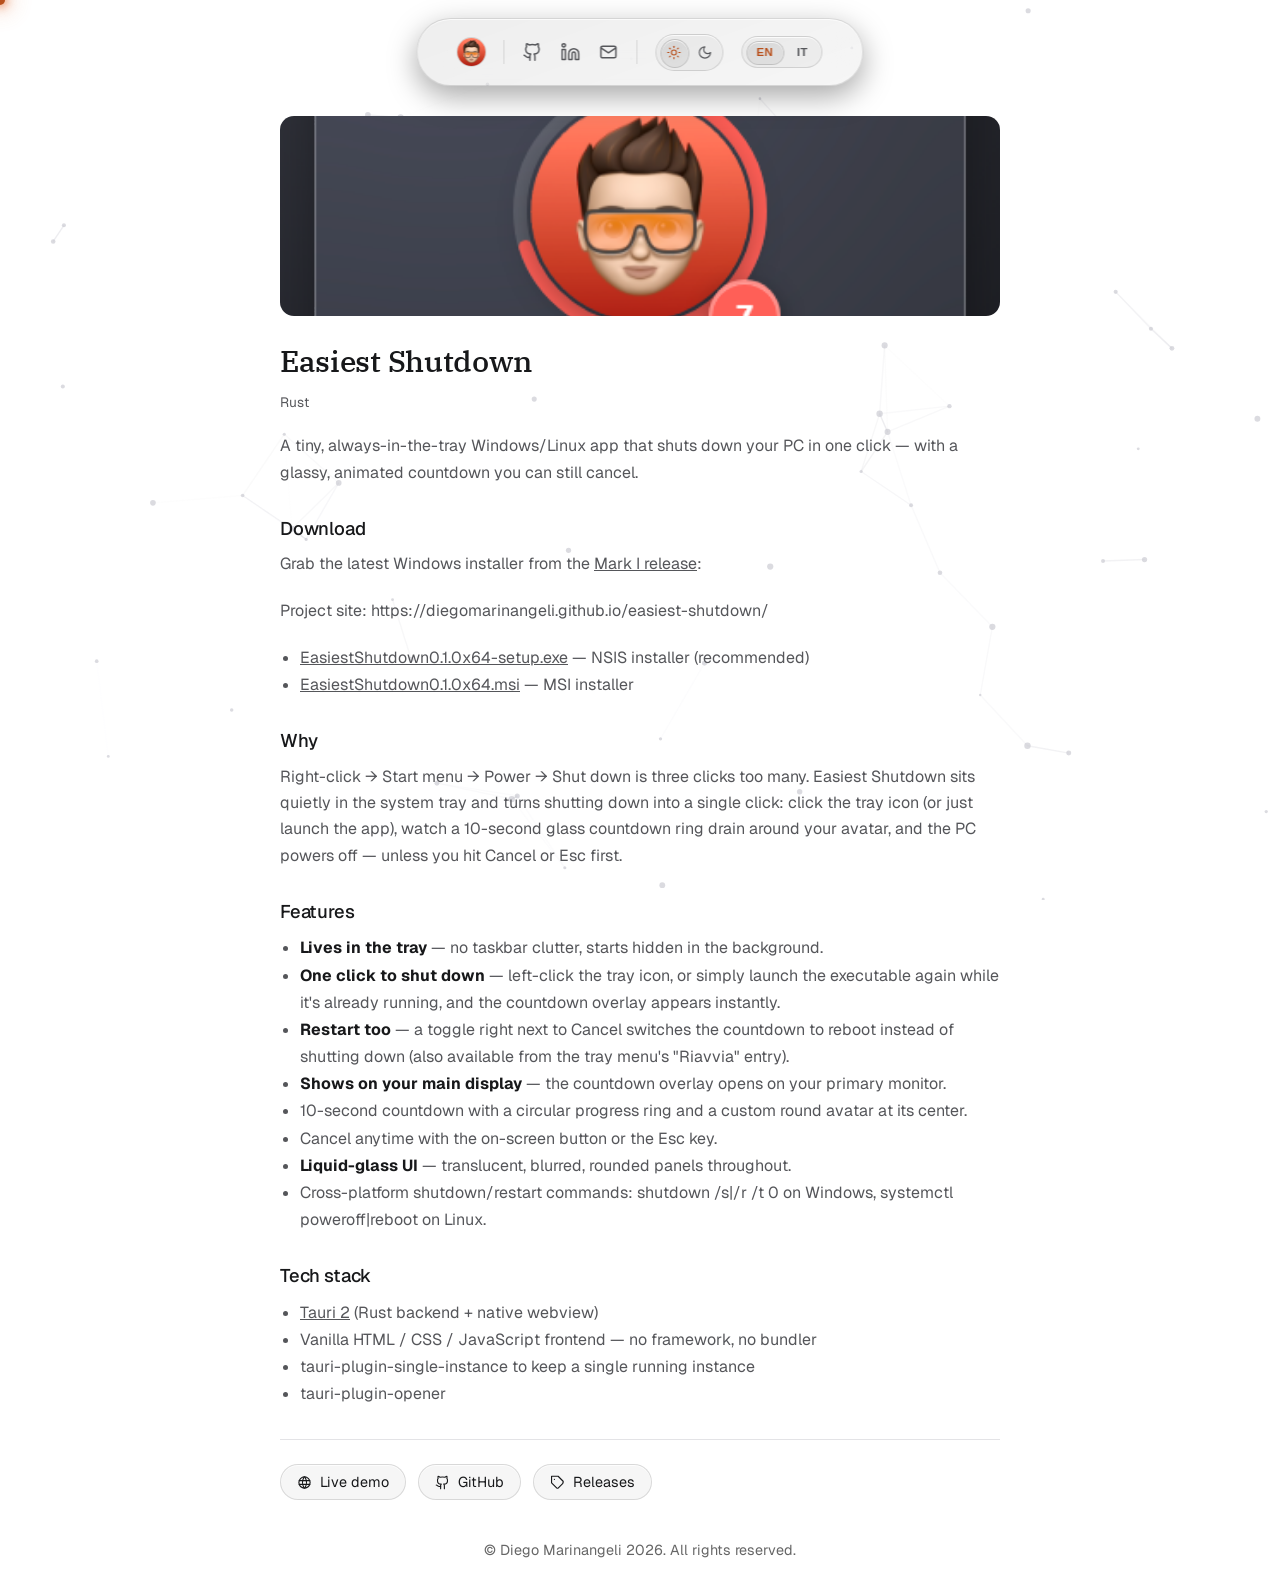
<file: projects/easiestshutdown.html>
<meta charset="UTF-8" />
<meta name="viewport" content="width=device-width, initial-scale=1.0, viewport-fit=cover" />
<meta name="theme-color" content="#0d0d0d" />
<script>try{if(localStorage.getItem("siteTheme")==="light")document.documentElement.setAttribute("data-theme","light");}catch(e){}</script>
<title>Easiest Shutdown — Diego Marinangeli</title>
<meta name="description" content="Easiest Shutdown — A tiny tray app that shuts down your PC in one click, with a glassy animated countdown you can still cancel." />
<link rel="icon" type="image/png" href="../avatar-round.png" />
<link rel="stylesheet" href="https://fonts.googleapis.com/css2?family=Geist:wght@300;400;500;600;700&family=IBM+Plex+Serif:ital,wght@0,400;0,500;1,400;1,500&display=swap">
<link rel="stylesheet" href="../style.css" />

<body>
  <aside class="sidebar">
      <button class="nav-toggle" type="button" aria-expanded="false" aria-label="Apri il menu di navigazione">
        <svg width="18" height="18" viewBox="0 0 18 18" fill="none" aria-hidden="true">
          <line class="bar bar-top" x1="2" y1="5" x2="16" y2="5" stroke="currentColor" stroke-width="1.6" stroke-linecap="round"/>
          <line class="bar bar-mid" x1="2" y1="9" x2="16" y2="9" stroke="currentColor" stroke-width="1.6" stroke-linecap="round"/>
          <line class="bar bar-bot" x1="2" y1="13" x2="16" y2="13" stroke="currentColor" stroke-width="1.6" stroke-linecap="round"/>
        </svg>
      </button>
      <nav class="quick-links" aria-label="Quick links">
        <a class="quick-link" href="https://github.com/diegomarinangeli" target="_blank" rel="noopener" aria-label="GitHub">
          <svg viewBox="0 0 24 24" width="18" height="18" fill="none" stroke="currentColor" stroke-width="1.8" stroke-linecap="round" stroke-linejoin="round" aria-hidden="true">
            <path d="M15 22v-4a4.8 4.8 0 0 0-1-3.5c3 0 6-2 6-5.5.08-1.25-.27-2.48-1-3.5.28-1.15.28-2.35 0-3.5 0 0-1 0-3 1.5-2.64-.5-5.36-.5-8 0C6 2 5 2 5 2c-.3 1.15-.3 2.35 0 3.5A5.403 5.403 0 0 0 4 9c0 3.5 3 5.5 6 5.5-.39.49-.68 1.05-.85 1.65-.17.6-.22 1.23-.15 1.85v4"/>
            <path d="M9 18c-4.51 2-5-2-7-2"/>
          </svg>
        </a>
        <a class="quick-link" href="https://www.linkedin.com/in/diego-marinangeli/" target="_blank" rel="noopener" aria-label="LinkedIn">
          <svg viewBox="0 0 24 24" width="18" height="18" fill="none" stroke="currentColor" stroke-width="1.8" stroke-linecap="round" stroke-linejoin="round" aria-hidden="true">
            <path d="M16 8a6 6 0 0 1 6 6v7h-4v-7a2 2 0 0 0-2-2 2 2 0 0 0-2 2v7h-4v-7a6 6 0 0 1 6-6z"/>
            <rect width="4" height="12" x="2" y="9"/>
            <circle cx="4" cy="4" r="2"/>
          </svg>
        </a>
        <a class="quick-link" href="mailto:artidego@gmail.com" aria-label="Email">
          <svg viewBox="0 0 24 24" width="18" height="18" fill="none" stroke="currentColor" stroke-width="1.8" stroke-linecap="round" stroke-linejoin="round" aria-hidden="true">
            <path d="M3 7a2 2 0 0 1 2 -2h14a2 2 0 0 1 2 2v10a2 2 0 0 1 -2 2h-14a2 2 0 0 1 -2 -2v-10"/>
            <path d="M3 7l9 6l9 -6"/>
          </svg>
        </a>
      </nav>
      <div class="sidebar-panel">
      <div class="nav-trigger">
        <a class="sidebar-brand" href="../index.html#about" aria-label="Diego Marinangeli">
          <img class="sidebar-brand-avatar" src="../avatar.png" alt="" width="28" height="28" loading="lazy" />
        </a>
        <nav class="section-links" aria-label="Section navigation">
          <a class="section-link" href="../index.html#about">
            <svg class="section-link-icon" viewBox="0 0 24 24" width="18" height="18" fill="none" stroke="currentColor" stroke-width="1.8" stroke-linecap="round" stroke-linejoin="round" aria-hidden="true">
              <path d="M4 11.5 12 4l8 7.5"/>
              <path d="M6 10.5V19a1 1 0 0 0 1 1h10a1 1 0 0 0 1-1v-8.5"/>
              <path d="M10 20v-5h4v5"/>
            </svg>
            <span>Home</span>
          </a>
          <a class="section-link" href="../index.html#work">
            <svg class="section-link-icon" viewBox="0 0 24 24" width="18" height="18" fill="none" stroke="currentColor" stroke-width="1.8" stroke-linecap="round" stroke-linejoin="round" aria-hidden="true">
              <rect x="3" y="7.5" width="18" height="12" rx="2"/>
              <path d="M8.5 7.5V6a2 2 0 0 1 2-2h3a2 2 0 0 1 2 2v1.5"/>
              <path d="M3 12.5h18"/>
            </svg>
            <span data-it="Progetti">Works</span>
          </a>
          <a class="section-link" href="../index.html#news">
            <svg class="section-link-icon" viewBox="0 0 24 24" width="18" height="18" fill="none" stroke="currentColor" stroke-width="1.8" stroke-linecap="round" stroke-linejoin="round" aria-hidden="true">
              <path d="M6 10a6 6 0 0 1 12 0c0 4.5 1.5 5.5 1.5 6.5H4.5C4.5 15.5 6 14.5 6 10Z"/>
              <path d="M10.3 19a1.8 1.8 0 0 0 3.4 0"/>
            </svg>
            <span>News</span>
          </a>
        </nav>
      </div>

      <div class="divider"></div>

      <nav class="social-list">
        <a class="social-item" data-tooltip="Visit my GitHub" data-tooltip-it="Vai al mio GitHub" href="https://github.com/diegomarinangeli" target="_blank" rel="noopener">
          <svg viewBox="0 0 24 24" width="18" height="18" fill="none" stroke="currentColor" stroke-width="1.8" stroke-linecap="round" stroke-linejoin="round" aria-hidden="true">
            <path d="M15 22v-4a4.8 4.8 0 0 0-1-3.5c3 0 6-2 6-5.5.08-1.25-.27-2.48-1-3.5.28-1.15.28-2.35 0-3.5 0 0-1 0-3 1.5-2.64-.5-5.36-.5-8 0C6 2 5 2 5 2c-.3 1.15-.3 2.35 0 3.5A5.403 5.403 0 0 0 4 9c0 3.5 3 5.5 6 5.5-.39.49-.68 1.05-.85 1.65-.17.6-.22 1.23-.15 1.85v4"/>
            <path d="M9 18c-4.51 2-5-2-7-2"/>
          </svg>
          <span>GitHub</span>
        </a>
        <a class="social-item" data-tooltip="Visit my LinkedIn" data-tooltip-it="Vai al mio LinkedIn" href="https://www.linkedin.com/in/diego-marinangeli/" target="_blank" rel="noopener">
          <svg viewBox="0 0 24 24" width="18" height="18" fill="none" stroke="currentColor" stroke-width="1.8" stroke-linecap="round" stroke-linejoin="round" aria-hidden="true">
            <path d="M16 8a6 6 0 0 1 6 6v7h-4v-7a2 2 0 0 0-2-2 2 2 0 0 0-2 2v7h-4v-7a6 6 0 0 1 6-6z"/>
            <rect width="4" height="12" x="2" y="9"/>
            <circle cx="4" cy="4" r="2"/>
          </svg>
          <span>LinkedIn</span>
        </a>
        <a class="social-item" data-tooltip="Contact me" data-tooltip-it="Contattami" href="mailto:artidego@gmail.com">
          <svg viewBox="0 0 24 24" width="18" height="18" fill="none" stroke="currentColor" stroke-width="1.8" stroke-linecap="round" stroke-linejoin="round" aria-hidden="true">
            <path d="M3 7a2 2 0 0 1 2 -2h14a2 2 0 0 1 2 2v10a2 2 0 0 1 -2 2h-14a2 2 0 0 1 -2 -2v-10"/>
            <path d="M3 7l9 6l9 -6"/>
          </svg>
          <span>Email</span>
        </a>
      </nav>

      <!--
      <div class="divider"></div>

      <nav class="ask-ai-list" aria-label="Ask an AI about Diego">
        <a class="ai-item" id="ask-claude" data-tooltip="Ask Claude about me" data-tooltip-it="Chiedi a Claude di me" href="https://claude.ai/new?q=Tell%20me%20something%20about%20Diego%20Marinangeli" target="_blank" rel="noopener" title="Ask Claude about me">
          <img src="../claude-icon.png" width="28" height="28" alt="" aria-hidden="true" />
          <span>Claude</span>
        </a>
        <a class="ai-item" id="ask-chatgpt" data-tooltip="Ask ChatGPT about me" data-tooltip-it="Chiedi a ChatGPT di me" href="https://chatgpt.com/?q=Tell%20me%20something%20about%20Diego%20Marinangeli" target="_blank" rel="noopener" title="Ask ChatGPT about me">
          <svg viewBox="0 0 24 24" width="28" height="28" fill="currentColor" aria-hidden="true">
            <path d="M22.2819 9.8211a5.9847 5.9847 0 0 0-.5157-4.9108 6.0462 6.0462 0 0 0-6.5098-2.9A6.0651 6.0651 0 0 0 4.9807 4.1818a5.9847 5.9847 0 0 0-3.9977 2.9 6.0462 6.0462 0 0 0 .7427 7.0966 5.98 5.98 0 0 0 .511 4.9107 6.051 6.051 0 0 0 6.5146 2.9001A5.9847 5.9847 0 0 0 13.2599 24a6.0557 6.0557 0 0 0 5.7718-4.2058 5.9894 5.9894 0 0 0 3.9977-2.9001 6.0557 6.0557 0 0 0-.7475-7.0729ZM13.26 22.4292a4.4755 4.4755 0 0 1-2.8764-1.0408l.1419-.0804 4.7783-2.7582a.7948.7948 0 0 0 .3927-.6813v-6.7369l2.02 1.1686a.071.071 0 0 1 .038.052v5.5826a4.504 4.504 0 0 1-4.4945 4.4944ZM3.5992 18.3038a4.4708 4.4708 0 0 1-.5346-3.0137l.142.0852 4.783 2.7582a.7712.7712 0 0 0 .7806 0l5.8428-3.3685v2.3324a.0804.0804 0 0 1-.0332.0615L9.74 19.9502a4.4992 4.4992 0 0 1-6.1408-1.6464ZM2.3408 7.8956a4.485 4.485 0 0 1 2.3655-1.9728V11.6a.7664.7664 0 0 0 .3879.6765l5.8144 3.3543-2.0201 1.1685a.0757.0757 0 0 1-.071 0l-4.8303-2.7865A4.504 4.504 0 0 1 2.3408 7.872ZM18.937 11.7514l-5.8144-3.3874 2.0201-1.1637a.0757.0757 0 0 1 .071 0l4.8303 2.7913a4.4944 4.4944 0 0 1-.6765 8.1042v-5.6772a.79.79 0 0 0-.407-.667ZM20.9477 8.7283l-.142-.0852-4.7735-2.7818a.7759.7759 0 0 0-.7854 0L9.408 9.2297V6.8974a.0662.0662 0 0 1 .0284-.0615l4.8303-2.7866a4.4992 4.4992 0 0 1 6.6802 4.66ZM8.3065 12.863l-2.02-1.1638a.0804.0804 0 0 1-.038-.0567V6.0742a4.4992 4.4992 0 0 1 7.3757-3.4537l-.142.0805L8.704 5.4592a.7948.7948 0 0 0-.3927.6813ZM9.404 10.4976l2.6069-1.4998 2.602 1.4998v2.9994l-2.602 1.4997-2.607-1.4997Z"/>
          </svg>
          <span>ChatGPT</span>
        </a>
      </nav>
      -->

      <div class="divider"></div>

      <div class="switch-row">
      <div class="theme-toggle" role="group" aria-label="Choose theme / Scegli il tema">
        <button type="button" class="theme-btn" data-theme-choice="light" data-tooltip="Light theme" data-tooltip-it="Tema chiaro">
          <svg viewBox="0 0 24 24" width="15" height="15" fill="none" stroke="currentColor" stroke-width="1.8" stroke-linecap="round" stroke-linejoin="round" aria-hidden="true">
            <circle cx="12" cy="12" r="4"/>
            <path d="M12 2v2"/><path d="M12 20v2"/><path d="m4.93 4.93 1.41 1.41"/><path d="m17.66 17.66 1.41 1.41"/><path d="M2 12h2"/><path d="M20 12h2"/><path d="m6.34 17.66-1.41 1.41"/><path d="m19.07 4.93-1.41 1.41"/>
          </svg>
          <span>Light</span>
        </button>
        <button type="button" class="theme-btn" data-theme-choice="dark" data-tooltip="Dark theme" data-tooltip-it="Tema scuro">
          <svg viewBox="0 0 24 24" width="15" height="15" fill="none" stroke="currentColor" stroke-width="1.8" stroke-linecap="round" stroke-linejoin="round" aria-hidden="true">
            <path d="M12 3a6 6 0 0 0 9 9 9 9 0 1 1-9-9Z"/>
          </svg>
          <span>Dark</span>
        </button>
      </div>

      <div class="lang-toggle" role="group" aria-label="Choose language / Scegli la lingua">
        <button type="button" class="lang-btn" data-lang="en" data-tooltip="Switch to English" data-tooltip-it="Passa all'inglese">EN</button>
        <button type="button" class="lang-btn" data-lang="it" data-tooltip="Switch to Italian" data-tooltip-it="Passa all'italiano">IT</button>
      </div>
      </div>
      </div>
    </aside>

  <div class="page">
    <main class="content">
      <div class="project-page">
        <div class="project-hero preview-easiestshutdown has-photo">
          <img class="preview-photo" src="covers/easiestshutdown.png" alt="" loading="lazy" />
        </div>

        <h1>Easiest Shutdown</h1>
        <p class="project-meta">Rust</p>

        <p>
          A tiny, always-in-the-tray Windows/Linux app that shuts down your PC in one click — with a glassy, animated countdown you can still cancel.
        </p>

        <h2>Download</h2>
        <p>Grab the latest Windows installer from the <a href="https://github.com/diegomarinangeli/easiest-shutdown/releases/latest" target="_blank" rel="noopener">Mark I release</a>:</p>
        <p>Project site: https://diegomarinangeli.github.io/easiest-shutdown/</p>
        <ul>
          <li><a href="https://github.com/diegomarinangeli/easiest-shutdown/releases/latest/download/EasiestShutdown0.1.0x64-setup.exe" target="_blank" rel="noopener">EasiestShutdown0.1.0x64-setup.exe</a> — NSIS installer (recommended)</li>
          <li><a href="https://github.com/diegomarinangeli/easiest-shutdown/releases/latest/download/EasiestShutdown0.1.0x64.msi" target="_blank" rel="noopener">EasiestShutdown0.1.0x64.msi</a> — MSI installer</li>
        </ul>

        <h2>Why</h2>
        <p>Right-click → Start menu → Power → Shut down is three clicks too many. Easiest Shutdown sits quietly in the system tray and turns shutting down into a single click: click the tray icon (or just launch the app), watch a 10-second glass countdown ring drain around your avatar, and the PC powers off — unless you hit Cancel or Esc first.</p>

        <h2>Features</h2>
        <ul>
          <li><strong>Lives in the tray</strong> — no taskbar clutter, starts hidden in the background.</li>
          <li><strong>One click to shut down</strong> — left-click the tray icon, or simply launch the executable again while it's already running, and the countdown overlay appears instantly.</li>
          <li><strong>Restart too</strong> — a toggle right next to Cancel switches the countdown to reboot instead of shutting down (also available from the tray menu's "Riavvia" entry).</li>
          <li><strong>Shows on your main display</strong> — the countdown overlay opens on your primary monitor.</li>
          <li>10-second countdown with a circular progress ring and a custom round avatar at its center.</li>
          <li>Cancel anytime with the on-screen button or the Esc key.</li>
          <li><strong>Liquid-glass UI</strong> — translucent, blurred, rounded panels throughout.</li>
          <li>Cross-platform shutdown/restart commands: shutdown /s|/r /t 0 on Windows, systemctl poweroff|reboot on Linux.</li>
        </ul>

        <h2>Tech stack</h2>
        <ul>
          <li><a href="https://tauri.app/" target="_blank" rel="noopener">Tauri 2</a> (Rust backend + native webview)</li>
          <li>Vanilla HTML / CSS / JavaScript frontend — no framework, no bundler</li>
          <li>tauri-plugin-single-instance to keep a single running instance</li>
          <li>tauri-plugin-opener</li>
        </ul>

        <div class="project-links">
          <a class="btn-glass" href="https://diegomarinangeli.github.io/easiest-shutdown/" target="_blank" rel="noopener">
            <svg viewBox="0 0 24 24" width="15" height="15" fill="none" stroke="currentColor" stroke-width="1.8" stroke-linecap="round" stroke-linejoin="round" aria-hidden="true">
                    <path d="M3 12a9 9 0 1 0 18 0a9 9 0 0 0 -18 0"/>
                    <path d="M3.6 9h16.8"/>
                    <path d="M3.6 15h16.8"/>
                    <path d="M11.5 3a17 17 0 0 0 0 18"/>
                    <path d="M12.5 3a17 17 0 0 1 0 18"/>
                  </svg>
            <span>Live demo</span>
          </a>
          <a class="btn-github" href="https://github.com/diegomarinangeli/easiest-shutdown" target="_blank" rel="noopener" aria-label="Easiest Shutdown on GitHub">
                  <svg viewBox="0 0 24 24" width="15" height="15" fill="none" stroke="currentColor" stroke-width="1.8" stroke-linecap="round" stroke-linejoin="round" aria-hidden="true">
                    <path d="M15 22v-4a4.8 4.8 0 0 0-1-3.5c3 0 6-2 6-5.5.08-1.25-.27-2.48-1-3.5.28-1.15.28-2.35 0-3.5 0 0-1 0-3 1.5-2.64-.5-5.36-.5-8 0C6 2 5 2 5 2c-.3 1.15-.3 2.35 0 3.5A5.403 5.403 0 0 0 4 9c0 3.5 3 5.5 6 5.5-.39.49-.68 1.05-.85 1.65-.17.6-.22 1.23-.15 1.85v4"/>
                    <path d="M9 18c-4.51 2-5-2-7-2"/>
                  </svg>
                  <span>GitHub</span>
                </a>
          <a class="btn-glass" href="https://github.com/diegomarinangeli/easiest-shutdown/releases" target="_blank" rel="noopener">
            <svg viewBox="0 0 24 24" width="15" height="15" fill="none" stroke="currentColor" stroke-width="1.8" stroke-linecap="round" stroke-linejoin="round" aria-hidden="true">
              <path d="M20.59 13.41 13.42 20.59a2 2 0 0 1-2.83 0L2.5 12.5V2h10.5l7.59 7.59a2 2 0 0 1 0 2.83Z"/>
              <line x1="7" y1="7" x2="7.01" y2="7"/>
            </svg>
            <span>Releases</span>
          </a>
        </div>
      </div>
    </main>
  </div>

  <footer class="work-sub">
    <p style="text-align: center; font-size: 0.9em; color: #666;">© Diego Marinangeli 2026. All rights reserved.</p>
  </footer>

  <script src="../script.js" defer></script>
</body>
</file>
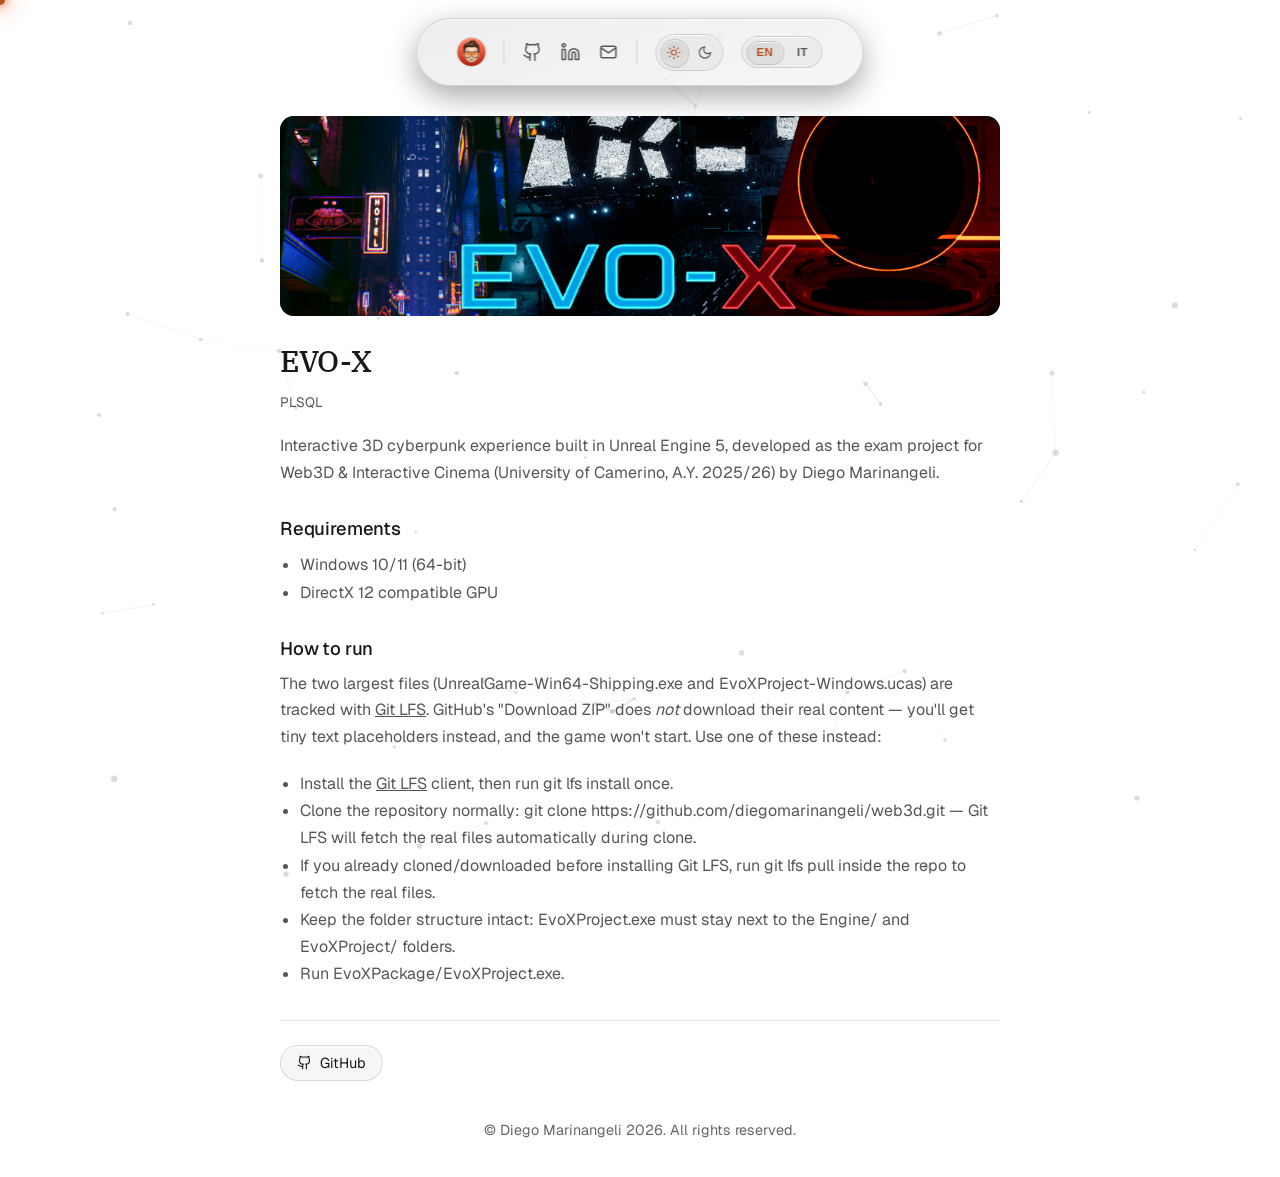
<file: projects/evox.html>
<meta charset="UTF-8" />
<meta name="viewport" content="width=device-width, initial-scale=1.0, viewport-fit=cover" />
<meta name="theme-color" content="#ffffff" />
<script>try{if(localStorage.getItem("siteTheme")!=="dark")document.documentElement.setAttribute("data-theme","light");}catch(e){}</script>
<title>EVO-X — Diego Marinangeli</title>
<meta name="description" content="EVO-X — Web3d 2025-2026 exam" />
<link rel="icon" type="image/png" href="../avatar-round.png" />
<link rel="stylesheet" href="https://fonts.googleapis.com/css2?family=Geist:wght@300;400;500;600;700&family=IBM+Plex+Serif:ital,wght@0,400;0,500;1,400;1,500&display=swap">
<link rel="stylesheet" href="../style.css" />

<body>
  <aside class="sidebar">
      <button class="nav-toggle" type="button" aria-expanded="false" aria-label="Apri il menu di navigazione">
        <svg class="nav-toggle-bars" width="18" height="18" viewBox="0 0 18 18" fill="none" aria-hidden="true">
          <line class="bar bar-top" x1="2" y1="5" x2="16" y2="5" stroke="currentColor" stroke-width="1.6" stroke-linecap="round"/>
          <line class="bar bar-mid" x1="2" y1="9" x2="16" y2="9" stroke="currentColor" stroke-width="1.6" stroke-linecap="round"/>
          <line class="bar bar-bot" x1="2" y1="13" x2="16" y2="13" stroke="currentColor" stroke-width="1.6" stroke-linecap="round"/>
        </svg>
        <img class="nav-toggle-avatar" src="../avatar.png" alt="" width="28" height="28" loading="lazy" aria-hidden="true" />
      </button>
      <nav class="quick-links" aria-label="Quick links">
        <a class="quick-link" href="https://github.com/diegomarinangeli" target="_blank" rel="noopener" aria-label="GitHub">
          <svg viewBox="0 0 24 24" width="18" height="18" fill="none" stroke="currentColor" stroke-width="1.8" stroke-linecap="round" stroke-linejoin="round" aria-hidden="true">
            <path d="M15 22v-4a4.8 4.8 0 0 0-1-3.5c3 0 6-2 6-5.5.08-1.25-.27-2.48-1-3.5.28-1.15.28-2.35 0-3.5 0 0-1 0-3 1.5-2.64-.5-5.36-.5-8 0C6 2 5 2 5 2c-.3 1.15-.3 2.35 0 3.5A5.403 5.403 0 0 0 4 9c0 3.5 3 5.5 6 5.5-.39.49-.68 1.05-.85 1.65-.17.6-.22 1.23-.15 1.85v4"/>
            <path d="M9 18c-4.51 2-5-2-7-2"/>
          </svg>
        </a>
        <a class="quick-link" href="https://www.linkedin.com/in/diego-marinangeli/" target="_blank" rel="noopener" aria-label="LinkedIn">
          <svg viewBox="0 0 24 24" width="18" height="18" fill="none" stroke="currentColor" stroke-width="1.8" stroke-linecap="round" stroke-linejoin="round" aria-hidden="true">
            <path d="M16 8a6 6 0 0 1 6 6v7h-4v-7a2 2 0 0 0-2-2 2 2 0 0 0-2 2v7h-4v-7a6 6 0 0 1 6-6z"/>
            <rect width="4" height="12" x="2" y="9"/>
            <circle cx="4" cy="4" r="2"/>
          </svg>
        </a>
        <a class="quick-link" href="mailto:artidego@gmail.com" aria-label="Email">
          <svg viewBox="0 0 24 24" width="18" height="18" fill="none" stroke="currentColor" stroke-width="1.8" stroke-linecap="round" stroke-linejoin="round" aria-hidden="true">
            <path d="M3 7a2 2 0 0 1 2 -2h14a2 2 0 0 1 2 2v10a2 2 0 0 1 -2 2h-14a2 2 0 0 1 -2 -2v-10"/>
            <path d="M3 7l9 6l9 -6"/>
          </svg>
        </a>
      </nav>
      <div class="sidebar-panel">
      <div class="nav-trigger">
        <a class="sidebar-brand" href="../index.html#about" aria-label="Diego Marinangeli">
          <img class="sidebar-brand-avatar" src="../avatar.png" alt="" width="28" height="28" loading="lazy" />
        </a>
        <nav class="section-links" aria-label="Section navigation">
          <a class="section-link" href="../index.html#about">
            <svg class="section-link-icon" viewBox="0 0 24 24" width="18" height="18" fill="none" stroke="currentColor" stroke-width="1.8" stroke-linecap="round" stroke-linejoin="round" aria-hidden="true">
              <path d="M4 11.5 12 4l8 7.5"/>
              <path d="M6 10.5V19a1 1 0 0 0 1 1h10a1 1 0 0 0 1-1v-8.5"/>
              <path d="M10 20v-5h4v5"/>
            </svg>
            <span>Home</span>
          </a>
          <a class="section-link" href="../index.html#work">
            <svg class="section-link-icon" viewBox="0 0 24 24" width="18" height="18" fill="none" stroke="currentColor" stroke-width="1.8" stroke-linecap="round" stroke-linejoin="round" aria-hidden="true">
              <rect x="3" y="7.5" width="18" height="12" rx="2"/>
              <path d="M8.5 7.5V6a2 2 0 0 1 2-2h3a2 2 0 0 1 2 2v1.5"/>
              <path d="M3 12.5h18"/>
            </svg>
            <span data-it="Progetti">Works</span>
          </a>
          <a class="section-link" href="../index.html#news">
            <svg class="section-link-icon" viewBox="0 0 24 24" width="18" height="18" fill="none" stroke="currentColor" stroke-width="1.8" stroke-linecap="round" stroke-linejoin="round" aria-hidden="true">
              <path d="M6 10a6 6 0 0 1 12 0c0 4.5 1.5 5.5 1.5 6.5H4.5C4.5 15.5 6 14.5 6 10Z"/>
              <path d="M10.3 19a1.8 1.8 0 0 0 3.4 0"/>
            </svg>
            <span>News</span>
          </a>
        </nav>
      </div>

      <div class="divider"></div>

      <nav class="social-list">
        <a class="social-item" data-tooltip="Visit my GitHub" data-tooltip-it="Vai al mio GitHub" href="https://github.com/diegomarinangeli" target="_blank" rel="noopener">
          <svg viewBox="0 0 24 24" width="18" height="18" fill="none" stroke="currentColor" stroke-width="1.8" stroke-linecap="round" stroke-linejoin="round" aria-hidden="true">
            <path d="M15 22v-4a4.8 4.8 0 0 0-1-3.5c3 0 6-2 6-5.5.08-1.25-.27-2.48-1-3.5.28-1.15.28-2.35 0-3.5 0 0-1 0-3 1.5-2.64-.5-5.36-.5-8 0C6 2 5 2 5 2c-.3 1.15-.3 2.35 0 3.5A5.403 5.403 0 0 0 4 9c0 3.5 3 5.5 6 5.5-.39.49-.68 1.05-.85 1.65-.17.6-.22 1.23-.15 1.85v4"/>
            <path d="M9 18c-4.51 2-5-2-7-2"/>
          </svg>
          <span>GitHub</span>
        </a>
        <a class="social-item" data-tooltip="Visit my LinkedIn" data-tooltip-it="Vai al mio LinkedIn" href="https://www.linkedin.com/in/diego-marinangeli/" target="_blank" rel="noopener">
          <svg viewBox="0 0 24 24" width="18" height="18" fill="none" stroke="currentColor" stroke-width="1.8" stroke-linecap="round" stroke-linejoin="round" aria-hidden="true">
            <path d="M16 8a6 6 0 0 1 6 6v7h-4v-7a2 2 0 0 0-2-2 2 2 0 0 0-2 2v7h-4v-7a6 6 0 0 1 6-6z"/>
            <rect width="4" height="12" x="2" y="9"/>
            <circle cx="4" cy="4" r="2"/>
          </svg>
          <span>LinkedIn</span>
        </a>
        <a class="social-item" data-tooltip="Contact me" data-tooltip-it="Contattami" href="mailto:artidego@gmail.com">
          <svg viewBox="0 0 24 24" width="18" height="18" fill="none" stroke="currentColor" stroke-width="1.8" stroke-linecap="round" stroke-linejoin="round" aria-hidden="true">
            <path d="M3 7a2 2 0 0 1 2 -2h14a2 2 0 0 1 2 2v10a2 2 0 0 1 -2 2h-14a2 2 0 0 1 -2 -2v-10"/>
            <path d="M3 7l9 6l9 -6"/>
          </svg>
          <span>Email</span>
        </a>
      </nav>

      <!--
      <div class="divider"></div>

      <nav class="ask-ai-list" aria-label="Ask an AI about Diego">
        <a class="ai-item" id="ask-claude" data-tooltip="Ask Claude about me" data-tooltip-it="Chiedi a Claude di me" href="https://claude.ai/new?q=Tell%20me%20something%20about%20Diego%20Marinangeli" target="_blank" rel="noopener" title="Ask Claude about me">
          <img src="../claude-icon.png" width="28" height="28" alt="" aria-hidden="true" />
          <span>Claude</span>
        </a>
        <a class="ai-item" id="ask-chatgpt" data-tooltip="Ask ChatGPT about me" data-tooltip-it="Chiedi a ChatGPT di me" href="https://chatgpt.com/?q=Tell%20me%20something%20about%20Diego%20Marinangeli" target="_blank" rel="noopener" title="Ask ChatGPT about me">
          <svg viewBox="0 0 24 24" width="28" height="28" fill="currentColor" aria-hidden="true">
            <path d="M22.2819 9.8211a5.9847 5.9847 0 0 0-.5157-4.9108 6.0462 6.0462 0 0 0-6.5098-2.9A6.0651 6.0651 0 0 0 4.9807 4.1818a5.9847 5.9847 0 0 0-3.9977 2.9 6.0462 6.0462 0 0 0 .7427 7.0966 5.98 5.98 0 0 0 .511 4.9107 6.051 6.051 0 0 0 6.5146 2.9001A5.9847 5.9847 0 0 0 13.2599 24a6.0557 6.0557 0 0 0 5.7718-4.2058 5.9894 5.9894 0 0 0 3.9977-2.9001 6.0557 6.0557 0 0 0-.7475-7.0729ZM13.26 22.4292a4.4755 4.4755 0 0 1-2.8764-1.0408l.1419-.0804 4.7783-2.7582a.7948.7948 0 0 0 .3927-.6813v-6.7369l2.02 1.1686a.071.071 0 0 1 .038.052v5.5826a4.504 4.504 0 0 1-4.4945 4.4944ZM3.5992 18.3038a4.4708 4.4708 0 0 1-.5346-3.0137l.142.0852 4.783 2.7582a.7712.7712 0 0 0 .7806 0l5.8428-3.3685v2.3324a.0804.0804 0 0 1-.0332.0615L9.74 19.9502a4.4992 4.4992 0 0 1-6.1408-1.6464ZM2.3408 7.8956a4.485 4.485 0 0 1 2.3655-1.9728V11.6a.7664.7664 0 0 0 .3879.6765l5.8144 3.3543-2.0201 1.1685a.0757.0757 0 0 1-.071 0l-4.8303-2.7865A4.504 4.504 0 0 1 2.3408 7.872ZM18.937 11.7514l-5.8144-3.3874 2.0201-1.1637a.0757.0757 0 0 1 .071 0l4.8303 2.7913a4.4944 4.4944 0 0 1-.6765 8.1042v-5.6772a.79.79 0 0 0-.407-.667ZM20.9477 8.7283l-.142-.0852-4.7735-2.7818a.7759.7759 0 0 0-.7854 0L9.408 9.2297V6.8974a.0662.0662 0 0 1 .0284-.0615l4.8303-2.7866a4.4992 4.4992 0 0 1 6.6802 4.66ZM8.3065 12.863l-2.02-1.1638a.0804.0804 0 0 1-.038-.0567V6.0742a4.4992 4.4992 0 0 1 7.3757-3.4537l-.142.0805L8.704 5.4592a.7948.7948 0 0 0-.3927.6813ZM9.404 10.4976l2.6069-1.4998 2.602 1.4998v2.9994l-2.602 1.4997-2.607-1.4997Z"/>
          </svg>
          <span>ChatGPT</span>
        </a>
      </nav>
      -->

      <div class="divider"></div>

      <div class="switch-row">
      <div class="theme-toggle" role="group" aria-label="Choose theme / Scegli il tema">
        <button type="button" class="theme-btn" data-theme-choice="light" data-tooltip="Light theme" data-tooltip-it="Tema chiaro">
          <svg viewBox="0 0 24 24" width="15" height="15" fill="none" stroke="currentColor" stroke-width="1.8" stroke-linecap="round" stroke-linejoin="round" aria-hidden="true">
            <circle cx="12" cy="12" r="4"/>
            <path d="M12 2v2"/><path d="M12 20v2"/><path d="m4.93 4.93 1.41 1.41"/><path d="m17.66 17.66 1.41 1.41"/><path d="M2 12h2"/><path d="M20 12h2"/><path d="m6.34 17.66-1.41 1.41"/><path d="m19.07 4.93-1.41 1.41"/>
          </svg>
          <span>Light</span>
        </button>
        <button type="button" class="theme-btn" data-theme-choice="dark" data-tooltip="Dark theme" data-tooltip-it="Tema scuro">
          <svg viewBox="0 0 24 24" width="15" height="15" fill="none" stroke="currentColor" stroke-width="1.8" stroke-linecap="round" stroke-linejoin="round" aria-hidden="true">
            <path d="M12 3a6 6 0 0 0 9 9 9 9 0 1 1-9-9Z"/>
          </svg>
          <span>Dark</span>
        </button>
      </div>

      <div class="lang-toggle" role="group" aria-label="Choose language / Scegli la lingua">
        <button type="button" class="lang-btn" data-lang="en" data-tooltip="Switch to English" data-tooltip-it="Passa all'inglese">EN</button>
        <button type="button" class="lang-btn" data-lang="it" data-tooltip="Switch to Italian" data-tooltip-it="Passa all'italiano">IT</button>
      </div>
      </div>
      </div>
    </aside>

  <div class="page">
    <main class="content">
      <div class="project-page">
        <div class="project-hero preview-evox has-photo">
          <img class="preview-photo" src="covers/evox.png" alt="" loading="lazy" />
        </div>

        <h1>EVO-X</h1>
        <p class="project-meta">PLSQL</p>

        <p>
          Interactive 3D cyberpunk experience built in Unreal Engine 5, developed as the exam project for Web3D & Interactive Cinema (University of Camerino, A.Y. 2025/26) by Diego Marinangeli.
        </p>

        <h2>Requirements</h2>
        <ul>
          <li>Windows 10/11 (64-bit)</li>
          <li>DirectX 12 compatible GPU</li>
        </ul>

        <h2>How to run</h2>
        <p>The two largest files (UnrealGame-Win64-Shipping.exe and EvoXProject-Windows.ucas) are tracked with <a href="https://git-lfs.com" target="_blank" rel="noopener">Git LFS</a>. GitHub's "Download ZIP" does <em>not</em> download their real content — you'll get tiny text placeholders instead, and the game won't start. Use one of these instead:</p>
        <ul>
          <li>Install the <a href="https://git-lfs.com" target="_blank" rel="noopener">Git LFS</a> client, then run git lfs install once.</li>
          <li>Clone the repository normally: git clone https://github.com/diegomarinangeli/web3d.git — Git LFS will fetch the real files automatically during clone.</li>
          <li>If you already cloned/downloaded before installing Git LFS, run git lfs pull inside the repo to fetch the real files.</li>
          <li>Keep the folder structure intact: EvoXProject.exe must stay next to the Engine/ and EvoXProject/ folders.</li>
          <li>Run EvoXPackage/EvoXProject.exe.</li>
        </ul>

        <div class="project-links">
          <a class="btn-github" href="https://github.com/diegomarinangeli/EVO-X" target="_blank" rel="noopener" aria-label="EVO-X on GitHub">
                  <svg viewBox="0 0 24 24" width="15" height="15" fill="none" stroke="currentColor" stroke-width="1.8" stroke-linecap="round" stroke-linejoin="round" aria-hidden="true">
                    <path d="M15 22v-4a4.8 4.8 0 0 0-1-3.5c3 0 6-2 6-5.5.08-1.25-.27-2.48-1-3.5.28-1.15.28-2.35 0-3.5 0 0-1 0-3 1.5-2.64-.5-5.36-.5-8 0C6 2 5 2 5 2c-.3 1.15-.3 2.35 0 3.5A5.403 5.403 0 0 0 4 9c0 3.5 3 5.5 6 5.5-.39.49-.68 1.05-.85 1.65-.17.6-.22 1.23-.15 1.85v4"/>
                    <path d="M9 18c-4.51 2-5-2-7-2"/>
                  </svg>
                  <span>GitHub</span>
                </a>
        </div>
      </div>
    </main>
  </div>

  <footer class="work-sub">
    <p style="text-align: center; font-size: 0.9em; color: #666;">© Diego Marinangeli 2026. All rights reserved.</p>
  </footer>

  <script src="../script.js" defer></script>
</body>
</file>
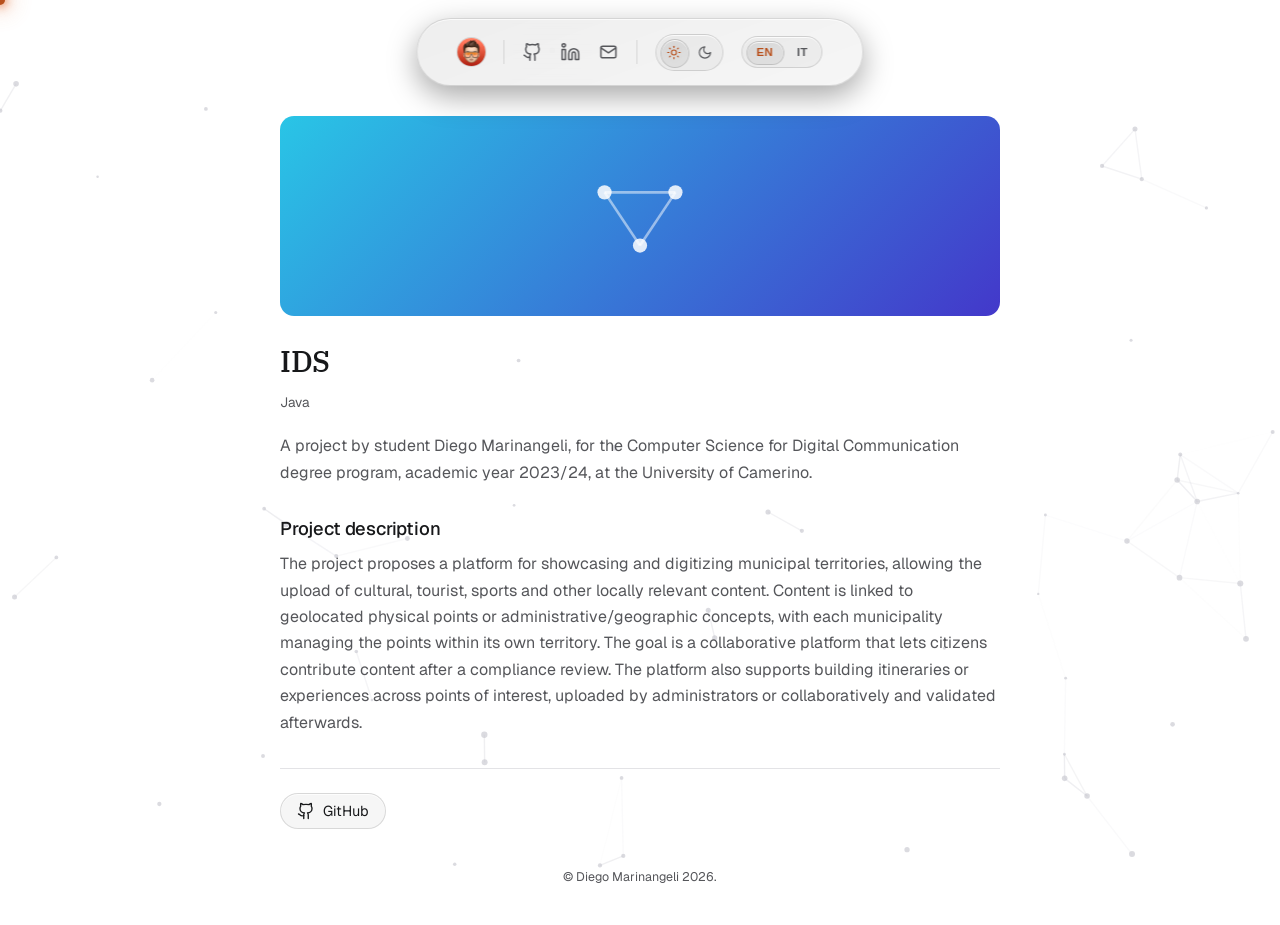
<file: projects/idsproject.html>
<meta charset="UTF-8" />
<meta name="viewport" content="width=device-width, initial-scale=1.0, viewport-fit=cover" />
<meta name="theme-color" content="#ffffff" />
<script>try{if(localStorage.getItem("siteTheme")!=="dark")document.documentElement.setAttribute("data-theme","light");}catch(e){}</script>
<title>IDS — Diego Marinangeli</title>
<meta name="description" content="Ids. Progetto realizzato dallo studente Diego Marinangeli (119071) del corso di laurea in Informatica per la Comunicazione Digitale dell'anno accademico 2023/24 presso l'Università degli Studi di Camerino." />
<link rel="icon" type="image/png" href="../avatar-round.png" />
<link rel="stylesheet" href="https://fonts.googleapis.com/css2?family=Geist:wght@300;400;500;600;700&family=IBM+Plex+Serif:ital,wght@0,400;0,500;1,400;1,500&display=swap">
<link rel="stylesheet" href="../style.css" />

<body>
  <aside class="sidebar">
      <button class="nav-toggle" type="button" aria-expanded="false" aria-label="Apri il menu di navigazione">
        <svg class="nav-toggle-bars" width="18" height="18" viewBox="0 0 18 18" fill="none" aria-hidden="true">
          <line class="bar bar-top" x1="2" y1="5" x2="16" y2="5" stroke="currentColor" stroke-width="1.6" stroke-linecap="round"/>
          <line class="bar bar-mid" x1="2" y1="9" x2="16" y2="9" stroke="currentColor" stroke-width="1.6" stroke-linecap="round"/>
          <line class="bar bar-bot" x1="2" y1="13" x2="16" y2="13" stroke="currentColor" stroke-width="1.6" stroke-linecap="round"/>
        </svg>
        <img class="nav-toggle-avatar" src="../avatar.png" alt="" width="28" height="28" loading="lazy" aria-hidden="true" />
      </button>
      <nav class="quick-links" aria-label="Quick links">
        <a class="quick-link" href="https://github.com/diegomarinangeli" target="_blank" rel="noopener" aria-label="GitHub">
          <svg viewBox="0 0 24 24" width="18" height="18" fill="none" stroke="currentColor" stroke-width="1.8" stroke-linecap="round" stroke-linejoin="round" aria-hidden="true">
            <path d="M15 22v-4a4.8 4.8 0 0 0-1-3.5c3 0 6-2 6-5.5.08-1.25-.27-2.48-1-3.5.28-1.15.28-2.35 0-3.5 0 0-1 0-3 1.5-2.64-.5-5.36-.5-8 0C6 2 5 2 5 2c-.3 1.15-.3 2.35 0 3.5A5.403 5.403 0 0 0 4 9c0 3.5 3 5.5 6 5.5-.39.49-.68 1.05-.85 1.65-.17.6-.22 1.23-.15 1.85v4"/>
            <path d="M9 18c-4.51 2-5-2-7-2"/>
          </svg>
        </a>
        <a class="quick-link" href="https://www.linkedin.com/in/diego-marinangeli/" target="_blank" rel="noopener" aria-label="LinkedIn">
          <svg viewBox="0 0 24 24" width="18" height="18" fill="none" stroke="currentColor" stroke-width="1.8" stroke-linecap="round" stroke-linejoin="round" aria-hidden="true">
            <path d="M16 8a6 6 0 0 1 6 6v7h-4v-7a2 2 0 0 0-2-2 2 2 0 0 0-2 2v7h-4v-7a6 6 0 0 1 6-6z"/>
            <rect width="4" height="12" x="2" y="9"/>
            <circle cx="4" cy="4" r="2"/>
          </svg>
        </a>
        <a class="quick-link" href="mailto:artidego@gmail.com" aria-label="Email">
          <svg viewBox="0 0 24 24" width="18" height="18" fill="none" stroke="currentColor" stroke-width="1.8" stroke-linecap="round" stroke-linejoin="round" aria-hidden="true">
            <path d="M3 7a2 2 0 0 1 2 -2h14a2 2 0 0 1 2 2v10a2 2 0 0 1 -2 2h-14a2 2 0 0 1 -2 -2v-10"/>
            <path d="M3 7l9 6l9 -6"/>
          </svg>
        </a>
      </nav>
      <div class="sidebar-panel">
      <div class="nav-trigger">
        <a class="sidebar-brand" href="../index.html#about" aria-label="Diego Marinangeli">
          <img class="sidebar-brand-avatar" src="../avatar.png" alt="" width="28" height="28" loading="lazy" />
        </a>
        <nav class="section-links" aria-label="Section navigation">
          <a class="section-link" href="../index.html#about">
            <svg class="section-link-icon" viewBox="0 0 24 24" width="18" height="18" fill="none" stroke="currentColor" stroke-width="1.8" stroke-linecap="round" stroke-linejoin="round" aria-hidden="true">
              <path d="M4 11.5 12 4l8 7.5"/>
              <path d="M6 10.5V19a1 1 0 0 0 1 1h10a1 1 0 0 0 1-1v-8.5"/>
              <path d="M10 20v-5h4v5"/>
            </svg>
            <span>Home</span>
          </a>
          <a class="section-link" href="../index.html#work">
            <svg class="section-link-icon" viewBox="0 0 24 24" width="18" height="18" fill="none" stroke="currentColor" stroke-width="1.8" stroke-linecap="round" stroke-linejoin="round" aria-hidden="true">
              <rect x="3" y="7.5" width="18" height="12" rx="2"/>
              <path d="M8.5 7.5V6a2 2 0 0 1 2-2h3a2 2 0 0 1 2 2v1.5"/>
              <path d="M3 12.5h18"/>
            </svg>
            <span data-it="Progetti">Works</span>
          </a>
          <a class="section-link" href="../index.html#news">
            <svg class="section-link-icon" viewBox="0 0 24 24" width="18" height="18" fill="none" stroke="currentColor" stroke-width="1.8" stroke-linecap="round" stroke-linejoin="round" aria-hidden="true">
              <path d="M6 10a6 6 0 0 1 12 0c0 4.5 1.5 5.5 1.5 6.5H4.5C4.5 15.5 6 14.5 6 10Z"/>
              <path d="M10.3 19a1.8 1.8 0 0 0 3.4 0"/>
            </svg>
            <span>News</span>
          </a>
        </nav>
      </div>

      <div class="divider"></div>

      <nav class="social-list">
        <a class="social-item" data-tooltip="Visit my GitHub" data-tooltip-it="Vai al mio GitHub" href="https://github.com/diegomarinangeli" target="_blank" rel="noopener">
          <svg viewBox="0 0 24 24" width="18" height="18" fill="none" stroke="currentColor" stroke-width="1.8" stroke-linecap="round" stroke-linejoin="round" aria-hidden="true">
            <path d="M15 22v-4a4.8 4.8 0 0 0-1-3.5c3 0 6-2 6-5.5.08-1.25-.27-2.48-1-3.5.28-1.15.28-2.35 0-3.5 0 0-1 0-3 1.5-2.64-.5-5.36-.5-8 0C6 2 5 2 5 2c-.3 1.15-.3 2.35 0 3.5A5.403 5.403 0 0 0 4 9c0 3.5 3 5.5 6 5.5-.39.49-.68 1.05-.85 1.65-.17.6-.22 1.23-.15 1.85v4"/>
            <path d="M9 18c-4.51 2-5-2-7-2"/>
          </svg>
          <span>GitHub</span>
        </a>
        <a class="social-item" data-tooltip="Visit my LinkedIn" data-tooltip-it="Vai al mio LinkedIn" href="https://www.linkedin.com/in/diego-marinangeli/" target="_blank" rel="noopener">
          <svg viewBox="0 0 24 24" width="18" height="18" fill="none" stroke="currentColor" stroke-width="1.8" stroke-linecap="round" stroke-linejoin="round" aria-hidden="true">
            <path d="M16 8a6 6 0 0 1 6 6v7h-4v-7a2 2 0 0 0-2-2 2 2 0 0 0-2 2v7h-4v-7a6 6 0 0 1 6-6z"/>
            <rect width="4" height="12" x="2" y="9"/>
            <circle cx="4" cy="4" r="2"/>
          </svg>
          <span>LinkedIn</span>
        </a>
        <a class="social-item" data-tooltip="Contact me" data-tooltip-it="Contattami" href="mailto:artidego@gmail.com">
          <svg viewBox="0 0 24 24" width="18" height="18" fill="none" stroke="currentColor" stroke-width="1.8" stroke-linecap="round" stroke-linejoin="round" aria-hidden="true">
            <path d="M3 7a2 2 0 0 1 2 -2h14a2 2 0 0 1 2 2v10a2 2 0 0 1 -2 2h-14a2 2 0 0 1 -2 -2v-10"/>
            <path d="M3 7l9 6l9 -6"/>
          </svg>
          <span>Email</span>
        </a>
      </nav>

      <!--
      <div class="divider"></div>

      <nav class="ask-ai-list" aria-label="Ask an AI about Diego">
        <a class="ai-item" id="ask-claude" data-tooltip="Ask Claude about me" data-tooltip-it="Chiedi a Claude di me" href="https://claude.ai/new?q=Tell%20me%20something%20about%20Diego%20Marinangeli" target="_blank" rel="noopener" title="Ask Claude about me">
          <img src="../claude-icon.png" width="28" height="28" alt="" aria-hidden="true" />
        <span>Claude</span>
        </a>
        <a class="ai-item" id="ask-chatgpt" data-tooltip="Ask ChatGPT about me" data-tooltip-it="Chiedi a ChatGPT di me" href="https://chatgpt.com/?q=Tell%20me%20something%20about%20Diego%20Marinangeli" target="_blank" rel="noopener" title="Ask ChatGPT about me">
          <svg viewBox="0 0 24 24" width="28" height="28" fill="currentColor" aria-hidden="true">
            <path d="M22.2819 9.8211a5.9847 5.9847 0 0 0-.5157-4.9108 6.0462 6.0462 0 0 0-6.5098-2.9A6.0651 6.0651 0 0 0 4.9807 4.1818a5.9847 5.9847 0 0 0-3.9977 2.9 6.0462 6.0462 0 0 0 .7427 7.0966 5.98 5.98 0 0 0 .511 4.9107 6.051 6.051 0 0 0 6.5146 2.9001A5.9847 5.9847 0 0 0 13.2599 24a6.0557 6.0557 0 0 0 5.7718-4.2058 5.9894 5.9894 0 0 0 3.9977-2.9001 6.0557 6.0557 0 0 0-.7475-7.0729ZM13.26 22.4292a4.4755 4.4755 0 0 1-2.8764-1.0408l.1419-.0804 4.7783-2.7582a.7948.7948 0 0 0 .3927-.6813v-6.7369l2.02 1.1686a.071.071 0 0 1 .038.052v5.5826a4.504 4.504 0 0 1-4.4945 4.4944ZM3.5992 18.3038a4.4708 4.4708 0 0 1-.5346-3.0137l.142.0852 4.783 2.7582a.7712.7712 0 0 0 .7806 0l5.8428-3.3685v2.3324a.0804.0804 0 0 1-.0332.0615L9.74 19.9502a4.4992 4.4992 0 0 1-6.1408-1.6464ZM2.3408 7.8956a4.485 4.485 0 0 1 2.3655-1.9728V11.6a.7664.7664 0 0 0 .3879.6765l5.8144 3.3543-2.0201 1.1685a.0757.0757 0 0 1-.071 0l-4.8303-2.7865A4.504 4.504 0 0 1 2.3408 7.872ZM18.937 11.7514l-5.8144-3.3874 2.0201-1.1637a.0757.0757 0 0 1 .071 0l4.8303 2.7913a4.4944 4.4944 0 0 1-.6765 8.1042v-5.6772a.79.79 0 0 0-.407-.667ZM20.9477 8.7283l-.142-.0852-4.7735-2.7818a.7759.7759 0 0 0-.7854 0L9.408 9.2297V6.8974a.0662.0662 0 0 1 .0284-.0615l4.8303-2.7866a4.4992 4.4992 0 0 1 6.6802 4.66ZM8.3065 12.863l-2.02-1.1638a.0804.0804 0 0 1-.038-.0567V6.0742a4.4992 4.4992 0 0 1 7.3757-3.4537l-.142.0805L8.704 5.4592a.7948.7948 0 0 0-.3927.6813ZM9.404 10.4976l2.6069-1.4998 2.602 1.4998v2.9994l-2.602 1.4997-2.607-1.4997Z"/>
          </svg>
        <span>ChatGPT</span>
        </a>
      </nav>
      -->

      <div class="divider"></div>

      <div class="switch-row">
      <div class="theme-toggle" role="group" aria-label="Choose theme / Scegli il tema">
        <button type="button" class="theme-btn" data-theme-choice="light" data-tooltip="Light theme" data-tooltip-it="Tema chiaro">
          <svg viewBox="0 0 24 24" width="15" height="15" fill="none" stroke="currentColor" stroke-width="1.8" stroke-linecap="round" stroke-linejoin="round" aria-hidden="true">
            <circle cx="12" cy="12" r="4"/>
            <path d="M12 2v2"/><path d="M12 20v2"/><path d="m4.93 4.93 1.41 1.41"/><path d="m17.66 17.66 1.41 1.41"/><path d="M2 12h2"/><path d="M20 12h2"/><path d="m6.34 17.66-1.41 1.41"/><path d="m19.07 4.93-1.41 1.41"/>
          </svg>
          <span>Light</span>
        </button>
        <button type="button" class="theme-btn" data-theme-choice="dark" data-tooltip="Dark theme" data-tooltip-it="Tema scuro">
          <svg viewBox="0 0 24 24" width="15" height="15" fill="none" stroke="currentColor" stroke-width="1.8" stroke-linecap="round" stroke-linejoin="round" aria-hidden="true">
            <path d="M12 3a6 6 0 0 0 9 9 9 9 0 1 1-9-9Z"/>
          </svg>
          <span>Dark</span>
        </button>
      </div>

      <div class="lang-toggle" role="group" aria-label="Choose language / Scegli la lingua">
        <button type="button" class="lang-btn" data-lang="en" data-tooltip="Switch to English" data-tooltip-it="Passa all'inglese">EN</button>
        <button type="button" class="lang-btn" data-lang="it" data-tooltip="Switch to Italian" data-tooltip-it="Passa all'italiano">IT</button>
      </div>
      </div>
      </div>
    </aside>

  <div class="page">
    <main class="content">
      <div class="project-page">
        <div class="project-hero preview-idsproject">
          <svg width="190" height="130" viewBox="0 0 150 110" fill="none" xmlns="http://www.w3.org/2000/svg" aria-hidden="true">
            <circle cx="45" cy="35" r="6" fill="rgba(255,255,255,0.85)"/>
      <circle cx="105" cy="35" r="6" fill="rgba(255,255,255,0.85)"/>
      <circle cx="75" cy="80" r="6" fill="rgba(255,255,255,0.85)"/>
      <line x1="45" y1="35" x2="105" y2="35" stroke="rgba(255,255,255,0.5)" stroke-width="2.2"/>
      <line x1="45" y1="35" x2="75" y2="80" stroke="rgba(255,255,255,0.5)" stroke-width="2.2"/>
      <line x1="105" y1="35" x2="75" y2="80" stroke="rgba(255,255,255,0.5)" stroke-width="2.2"/>
          </svg>
        </div>

        <h1>IDS</h1>
        <p class="project-meta">Java</p>

        <p data-it="Progetto realizzato dallo studente Diego Marinangeli del corso di laurea in Informatica per la Comunicazione Digitale dell'anno accademico 2023/24 presso l'Università degli Studi di Camerino.">
          A project by student Diego Marinangeli, for the Computer Science for Digital Communication degree program, academic year 2023/24, at the University of Camerino.
        </p>

        <h2 data-it="Descrizione del progetto">Project description</h2>
        <p data-it="Il progetto propone la creazione di una piattaforma per la valorizzazione e digitalizzazione di territori comunali, permettendo il caricamento di informazioni culturali, turistiche, sportive e altri contenuti di interesse locale. I contenuti sono associati a punti fisici geolocalizzati o concetti amministrativi/geografici. Ogni comune gestisce i punti nel proprio territorio. L'obiettivo è creare una piattaforma collaborativa, consentendo ai cittadini di contribuire con contenuti dopo la verifica di conformità. La piattaforma supporta la creazione di itinerari o esperienze attraverso punti di interesse, caricati da responsabili o in modo collaborativo e validati successivamente.">The project proposes a platform for showcasing and digitizing municipal territories, allowing the upload of cultural, tourist, sports and other locally relevant content. Content is linked to geolocated physical points or administrative/geographic concepts, with each municipality managing the points within its own territory. The goal is a collaborative platform that lets citizens contribute content after a compliance review. The platform also supports building itineraries or experiences across points of interest, uploaded by administrators or collaboratively and validated afterwards.</p>

        <div class="project-links">
          <a class="btn-github" href="https://github.com/diegomarinangeli/idsProject" target="_blank" rel="noopener">
            <svg viewBox="0 0 24 24" width="18" height="18" fill="none" stroke="currentColor" stroke-width="1.8" stroke-linecap="round" stroke-linejoin="round" aria-hidden="true">
              <path d="M15 22v-4a4.8 4.8 0 0 0-1-3.5c3 0 6-2 6-5.5.08-1.25-.27-2.48-1-3.5.28-1.15.28-2.35 0-3.5 0 0-1 0-3 1.5-2.64-.5-5.36-.5-8 0C6 2 5 2 5 2c-.3 1.15-.3 2.35 0 3.5A5.403 5.403 0 0 0 4 9c0 3.5 3 5.5 6 5.5-.39.49-.68 1.05-.85 1.65-.17.6-.22 1.23-.15 1.85v4"/>
              <path d="M9 18c-4.51 2-5-2-7-2"/>
            </svg>
            <span>GitHub</span>
          </a>        </div>
      </div>
    </main>
  </div>

  <footer class="work-sub">
    <p>© Diego Marinangeli 2026.</p>
  </footer>

  <script src="../script.js" defer></script>
</body>
</file>
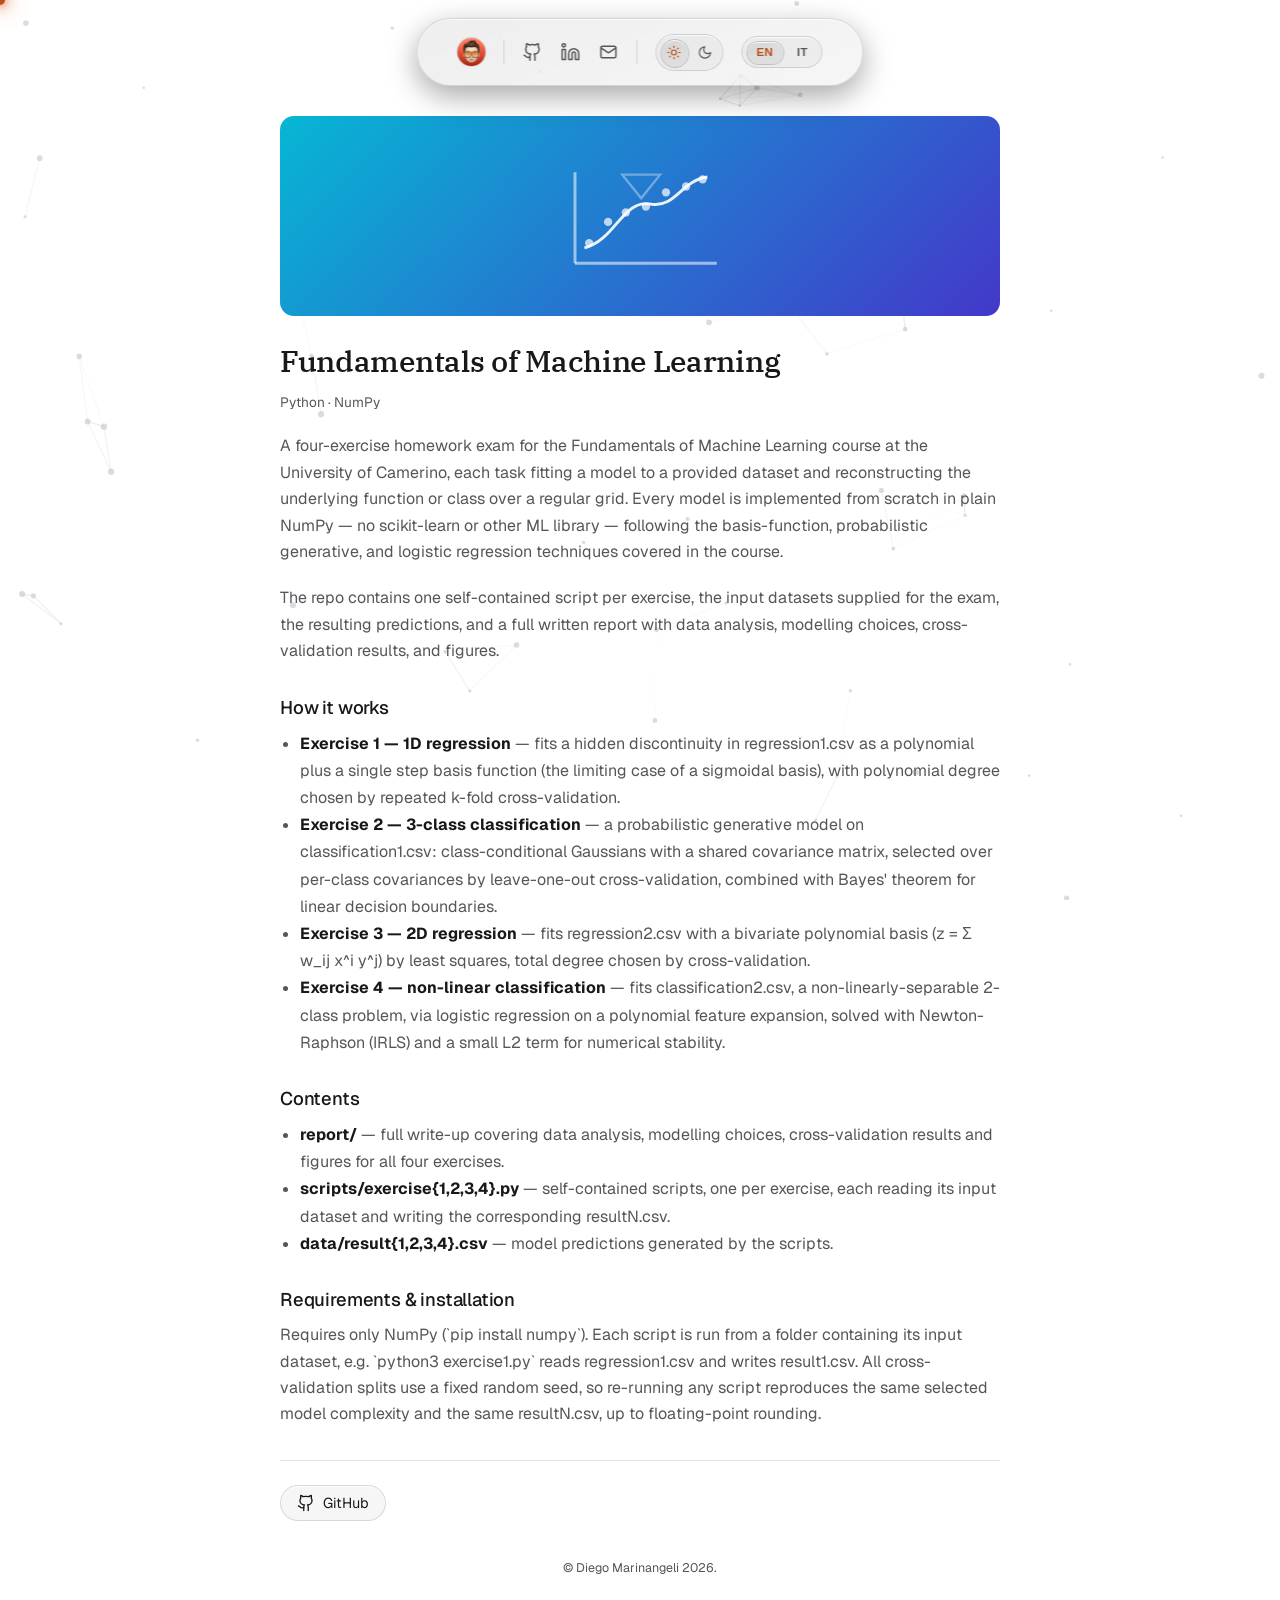
<file: projects/machinelearningexam.html>
<meta charset="UTF-8" />
<meta name="viewport" content="width=device-width, initial-scale=1.0, viewport-fit=cover" />
<meta name="theme-color" content="#ffffff" />
<script>try{if(localStorage.getItem("siteTheme")!=="dark")document.documentElement.setAttribute("data-theme","light");}catch(e){}</script>
<title>Fundamentals of Machine Learning — Diego Marinangeli</title>
<meta name="description" content="Fundamentals of Machine Learning — Four from-scratch NumPy models — polynomial regression, a generative classifier and logistic regression — fit to exam datasets via cross-validation." />
<link rel="icon" type="image/png" href="../avatar-round.png" />
<link rel="stylesheet" href="https://fonts.googleapis.com/css2?family=Geist:wght@300;400;500;600;700&family=IBM+Plex+Serif:ital,wght@0,400;0,500;1,400;1,500&display=swap">
<link rel="stylesheet" href="../style.css" />

<body>
  <aside class="sidebar">
      <button class="nav-toggle" type="button" aria-expanded="false" aria-label="Apri il menu di navigazione">
        <svg class="nav-toggle-bars" width="18" height="18" viewBox="0 0 18 18" fill="none" aria-hidden="true">
          <line class="bar bar-top" x1="2" y1="5" x2="16" y2="5" stroke="currentColor" stroke-width="1.6" stroke-linecap="round"/>
          <line class="bar bar-mid" x1="2" y1="9" x2="16" y2="9" stroke="currentColor" stroke-width="1.6" stroke-linecap="round"/>
          <line class="bar bar-bot" x1="2" y1="13" x2="16" y2="13" stroke="currentColor" stroke-width="1.6" stroke-linecap="round"/>
        </svg>
        <img class="nav-toggle-avatar" src="../avatar.png" alt="" width="28" height="28" loading="lazy" aria-hidden="true" />
      </button>
      <nav class="quick-links" aria-label="Quick links">
        <a class="quick-link" href="https://github.com/diegomarinangeli" target="_blank" rel="noopener" aria-label="GitHub">
          <svg viewBox="0 0 24 24" width="18" height="18" fill="none" stroke="currentColor" stroke-width="1.8" stroke-linecap="round" stroke-linejoin="round" aria-hidden="true">
            <path d="M15 22v-4a4.8 4.8 0 0 0-1-3.5c3 0 6-2 6-5.5.08-1.25-.27-2.48-1-3.5.28-1.15.28-2.35 0-3.5 0 0-1 0-3 1.5-2.64-.5-5.36-.5-8 0C6 2 5 2 5 2c-.3 1.15-.3 2.35 0 3.5A5.403 5.403 0 0 0 4 9c0 3.5 3 5.5 6 5.5-.39.49-.68 1.05-.85 1.65-.17.6-.22 1.23-.15 1.85v4"/>
            <path d="M9 18c-4.51 2-5-2-7-2"/>
          </svg>
        </a>
        <a class="quick-link" href="https://www.linkedin.com/in/diego-marinangeli/" target="_blank" rel="noopener" aria-label="LinkedIn">
          <svg viewBox="0 0 24 24" width="18" height="18" fill="none" stroke="currentColor" stroke-width="1.8" stroke-linecap="round" stroke-linejoin="round" aria-hidden="true">
            <path d="M16 8a6 6 0 0 1 6 6v7h-4v-7a2 2 0 0 0-2-2 2 2 0 0 0-2 2v7h-4v-7a6 6 0 0 1 6-6z"/>
            <rect width="4" height="12" x="2" y="9"/>
            <circle cx="4" cy="4" r="2"/>
          </svg>
        </a>
        <a class="quick-link" href="mailto:artidego@gmail.com" aria-label="Email">
          <svg viewBox="0 0 24 24" width="18" height="18" fill="none" stroke="currentColor" stroke-width="1.8" stroke-linecap="round" stroke-linejoin="round" aria-hidden="true">
            <path d="M3 7a2 2 0 0 1 2 -2h14a2 2 0 0 1 2 2v10a2 2 0 0 1 -2 2h-14a2 2 0 0 1 -2 -2v-10"/>
            <path d="M3 7l9 6l9 -6"/>
          </svg>
        </a>
      </nav>
      <div class="sidebar-panel">
      <div class="nav-trigger">
        <a class="sidebar-brand" href="../index.html#about" aria-label="Diego Marinangeli">
          <img class="sidebar-brand-avatar" src="../avatar.png" alt="" width="28" height="28" loading="lazy" />
        </a>
        <nav class="section-links" aria-label="Section navigation">
          <a class="section-link" href="../index.html#about">
            <svg class="section-link-icon" viewBox="0 0 24 24" width="18" height="18" fill="none" stroke="currentColor" stroke-width="1.8" stroke-linecap="round" stroke-linejoin="round" aria-hidden="true">
              <path d="M4 11.5 12 4l8 7.5"/>
              <path d="M6 10.5V19a1 1 0 0 0 1 1h10a1 1 0 0 0 1-1v-8.5"/>
              <path d="M10 20v-5h4v5"/>
            </svg>
            <span>Home</span>
          </a>
          <a class="section-link" href="../index.html#work">
            <svg class="section-link-icon" viewBox="0 0 24 24" width="18" height="18" fill="none" stroke="currentColor" stroke-width="1.8" stroke-linecap="round" stroke-linejoin="round" aria-hidden="true">
              <rect x="3" y="7.5" width="18" height="12" rx="2"/>
              <path d="M8.5 7.5V6a2 2 0 0 1 2-2h3a2 2 0 0 1 2 2v1.5"/>
              <path d="M3 12.5h18"/>
            </svg>
            <span data-it="Progetti">Works</span>
          </a>
          <a class="section-link" href="../index.html#news">
            <svg class="section-link-icon" viewBox="0 0 24 24" width="18" height="18" fill="none" stroke="currentColor" stroke-width="1.8" stroke-linecap="round" stroke-linejoin="round" aria-hidden="true">
              <path d="M6 10a6 6 0 0 1 12 0c0 4.5 1.5 5.5 1.5 6.5H4.5C4.5 15.5 6 14.5 6 10Z"/>
              <path d="M10.3 19a1.8 1.8 0 0 0 3.4 0"/>
            </svg>
            <span>News</span>
          </a>
        </nav>
      </div>

      <div class="divider"></div>

      <nav class="social-list">
        <a class="social-item" data-tooltip="Visit my GitHub" data-tooltip-it="Vai al mio GitHub" href="https://github.com/diegomarinangeli" target="_blank" rel="noopener">
          <svg viewBox="0 0 24 24" width="18" height="18" fill="none" stroke="currentColor" stroke-width="1.8" stroke-linecap="round" stroke-linejoin="round" aria-hidden="true">
            <path d="M15 22v-4a4.8 4.8 0 0 0-1-3.5c3 0 6-2 6-5.5.08-1.25-.27-2.48-1-3.5.28-1.15.28-2.35 0-3.5 0 0-1 0-3 1.5-2.64-.5-5.36-.5-8 0C6 2 5 2 5 2c-.3 1.15-.3 2.35 0 3.5A5.403 5.403 0 0 0 4 9c0 3.5 3 5.5 6 5.5-.39.49-.68 1.05-.85 1.65-.17.6-.22 1.23-.15 1.85v4"/>
            <path d="M9 18c-4.51 2-5-2-7-2"/>
          </svg>
          <span>GitHub</span>
        </a>
        <a class="social-item" data-tooltip="Visit my LinkedIn" data-tooltip-it="Vai al mio LinkedIn" href="https://www.linkedin.com/in/diego-marinangeli/" target="_blank" rel="noopener">
          <svg viewBox="0 0 24 24" width="18" height="18" fill="none" stroke="currentColor" stroke-width="1.8" stroke-linecap="round" stroke-linejoin="round" aria-hidden="true">
            <path d="M16 8a6 6 0 0 1 6 6v7h-4v-7a2 2 0 0 0-2-2 2 2 0 0 0-2 2v7h-4v-7a6 6 0 0 1 6-6z"/>
            <rect width="4" height="12" x="2" y="9"/>
            <circle cx="4" cy="4" r="2"/>
          </svg>
          <span>LinkedIn</span>
        </a>
        <a class="social-item" data-tooltip="Contact me" data-tooltip-it="Contattami" href="mailto:artidego@gmail.com">
          <svg viewBox="0 0 24 24" width="18" height="18" fill="none" stroke="currentColor" stroke-width="1.8" stroke-linecap="round" stroke-linejoin="round" aria-hidden="true">
            <path d="M3 7a2 2 0 0 1 2 -2h14a2 2 0 0 1 2 2v10a2 2 0 0 1 -2 2h-14a2 2 0 0 1 -2 -2v-10"/>
            <path d="M3 7l9 6l9 -6"/>
          </svg>
          <span>Email</span>
        </a>
      </nav>

      <!--
      <div class="divider"></div>

      <nav class="ask-ai-list" aria-label="Ask an AI about Diego">
        <a class="ai-item" id="ask-claude" data-tooltip="Ask Claude about me" data-tooltip-it="Chiedi a Claude di me" href="https://claude.ai/new?q=Tell%20me%20something%20about%20Diego%20Marinangeli" target="_blank" rel="noopener" title="Ask Claude about me">
          <img src="../claude-icon.png" width="28" height="28" alt="" aria-hidden="true" />
        <span>Claude</span>
        </a>
        <a class="ai-item" id="ask-chatgpt" data-tooltip="Ask ChatGPT about me" data-tooltip-it="Chiedi a ChatGPT di me" href="https://chatgpt.com/?q=Tell%20me%20something%20about%20Diego%20Marinangeli" target="_blank" rel="noopener" title="Ask ChatGPT about me">
          <svg viewBox="0 0 24 24" width="28" height="28" fill="currentColor" aria-hidden="true">
            <path d="M22.2819 9.8211a5.9847 5.9847 0 0 0-.5157-4.9108 6.0462 6.0462 0 0 0-6.5098-2.9A6.0651 6.0651 0 0 0 4.9807 4.1818a5.9847 5.9847 0 0 0-3.9977 2.9 6.0462 6.0462 0 0 0 .7427 7.0966 5.98 5.98 0 0 0 .511 4.9107 6.051 6.051 0 0 0 6.5146 2.9001A5.9847 5.9847 0 0 0 13.2599 24a6.0557 6.0557 0 0 0 5.7718-4.2058 5.9894 5.9894 0 0 0 3.9977-2.9001 6.0557 6.0557 0 0 0-.7475-7.0729ZM13.26 22.4292a4.4755 4.4755 0 0 1-2.8764-1.0408l.1419-.0804 4.7783-2.7582a.7948.7948 0 0 0 .3927-.6813v-6.7369l2.02 1.1686a.071.071 0 0 1 .038.052v5.5826a4.504 4.504 0 0 1-4.4945 4.4944ZM3.5992 18.3038a4.4708 4.4708 0 0 1-.5346-3.0137l.142.0852 4.783 2.7582a.7712.7712 0 0 0 .7806 0l5.8428-3.3685v2.3324a.0804.0804 0 0 1-.0332.0615L9.74 19.9502a4.4992 4.4992 0 0 1-6.1408-1.6464ZM2.3408 7.8956a4.485 4.485 0 0 1 2.3655-1.9728V11.6a.7664.7664 0 0 0 .3879.6765l5.8144 3.3543-2.0201 1.1685a.0757.0757 0 0 1-.071 0l-4.8303-2.7865A4.504 4.504 0 0 1 2.3408 7.872ZM18.937 11.7514l-5.8144-3.3874 2.0201-1.1637a.0757.0757 0 0 1 .071 0l4.8303 2.7913a4.4944 4.4944 0 0 1-.6765 8.1042v-5.6772a.79.79 0 0 0-.407-.667ZM20.9477 8.7283l-.142-.0852-4.7735-2.7818a.7759.7759 0 0 0-.7854 0L9.408 9.2297V6.8974a.0662.0662 0 0 1 .0284-.0615l4.8303-2.7866a4.4992 4.4992 0 0 1 6.6802 4.66ZM8.3065 12.863l-2.02-1.1638a.0804.0804 0 0 1-.038-.0567V6.0742a4.4992 4.4992 0 0 1 7.3757-3.4537l-.142.0805L8.704 5.4592a.7948.7948 0 0 0-.3927.6813ZM9.404 10.4976l2.6069-1.4998 2.602 1.4998v2.9994l-2.602 1.4997-2.607-1.4997Z"/>
          </svg>
        <span>ChatGPT</span>
        </a>
      </nav>
      -->

      <div class="divider"></div>

      <div class="switch-row">
      <div class="theme-toggle" role="group" aria-label="Choose theme / Scegli il tema">
        <button type="button" class="theme-btn" data-theme-choice="light" data-tooltip="Light theme" data-tooltip-it="Tema chiaro">
          <svg viewBox="0 0 24 24" width="15" height="15" fill="none" stroke="currentColor" stroke-width="1.8" stroke-linecap="round" stroke-linejoin="round" aria-hidden="true">
            <circle cx="12" cy="12" r="4"/>
            <path d="M12 2v2"/><path d="M12 20v2"/><path d="m4.93 4.93 1.41 1.41"/><path d="m17.66 17.66 1.41 1.41"/><path d="M2 12h2"/><path d="M20 12h2"/><path d="m6.34 17.66-1.41 1.41"/><path d="m19.07 4.93-1.41 1.41"/>
          </svg>
          <span>Light</span>
        </button>
        <button type="button" class="theme-btn" data-theme-choice="dark" data-tooltip="Dark theme" data-tooltip-it="Tema scuro">
          <svg viewBox="0 0 24 24" width="15" height="15" fill="none" stroke="currentColor" stroke-width="1.8" stroke-linecap="round" stroke-linejoin="round" aria-hidden="true">
            <path d="M12 3a6 6 0 0 0 9 9 9 9 0 1 1-9-9Z"/>
          </svg>
          <span>Dark</span>
        </button>
      </div>

      <div class="lang-toggle" role="group" aria-label="Choose language / Scegli la lingua">
        <button type="button" class="lang-btn" data-lang="en" data-tooltip="Switch to English" data-tooltip-it="Passa all'inglese">EN</button>
        <button type="button" class="lang-btn" data-lang="it" data-tooltip="Switch to Italian" data-tooltip-it="Passa all'italiano">IT</button>
      </div>
      </div>
      </div>
    </aside>

  <div class="page">
    <main class="content">
      <div class="project-page">
        <div class="project-hero preview-machinelearningexam">
          <svg width="190" height="130" viewBox="0 0 150 110" fill="none" xmlns="http://www.w3.org/2000/svg" aria-hidden="true">
            <line x1="20" y1="18" x2="20" y2="95" stroke="rgba(255,255,255,0.55)" stroke-width="2.5"/><line x1="20" y1="95" x2="140" y2="95" stroke="rgba(255,255,255,0.55)" stroke-width="2.5"/><path d="M28 82 C 55 75, 60 40, 85 45 C 105 48, 110 25, 132 22" fill="none" stroke="rgba(255,255,255,0.9)" stroke-width="2.5"/><circle cx="32" cy="78" r="3.5" fill="rgba(255,255,255,0.7)"/><circle cx="48" cy="60" r="3.5" fill="rgba(255,255,255,0.7)"/><circle cx="63" cy="52" r="3.5" fill="rgba(255,255,255,0.7)"/><circle cx="80" cy="47" r="3.5" fill="rgba(255,255,255,0.7)"/><circle cx="97" cy="35" r="3.5" fill="rgba(255,255,255,0.7)"/><circle cx="114" cy="30" r="3.5" fill="rgba(255,255,255,0.7)"/><circle cx="128" cy="24" r="3.5" fill="rgba(255,255,255,0.7)"/><path d="M60 20 L92 20 L76 40 Z" fill="none" stroke="rgba(255,255,255,0.35)" stroke-width="2"/>
          </svg>
        </div>

        <h1>Fundamentals of Machine Learning</h1>
        <p class="project-meta">Python · NumPy</p>

        <p data-it="Un esame di quattro esercizi per il corso di Fundamentals of Machine Learning all'Università di Camerino, dove ogni esercizio consiste nell'adattare un modello a un dataset fornito e ricostruire la funzione o la classe sottostante su una griglia regolare. Ogni modello è implementato da zero in puro NumPy — niente scikit-learn o altre librerie di ML — seguendo le tecniche di basis function, modello generativo probabilistico e regressione logistica viste nel corso.">
          A four-exercise homework exam for the Fundamentals of Machine Learning course at the University of Camerino, each task fitting a model to a provided dataset and reconstructing the underlying function or class over a regular grid. Every model is implemented from scratch in plain NumPy — no scikit-learn or other ML library — following the basis-function, probabilistic generative, and logistic regression techniques covered in the course.
        </p>

        <p data-it="Il repo contiene uno script autonomo per ogni esercizio, i dataset di input forniti per l'esame, le predizioni risultanti e una relazione scritta completa con analisi dei dati, scelte di modellazione, risultati della cross-validation e grafici.">
          The repo contains one self-contained script per exercise, the input datasets supplied for the exam, the resulting predictions, and a full written report with data analysis, modelling choices, cross-validation results, and figures.
        </p>

        <h2 data-it="Come funziona">How it works</h2>
        <ul>
          <li data-it-html="<strong>Esercizio 1 — regressione 1D</strong> — adatta una discontinuità nascosta in regression1.csv come un polinomio più una singola step basis function (il caso limite di una basis sigmoidale), con il grado del polinomio scelto tramite k-fold cross-validation ripetuta."><strong>Exercise 1 — 1D regression</strong> — fits a hidden discontinuity in regression1.csv as a polynomial plus a single step basis function (the limiting case of a sigmoidal basis), with polynomial degree chosen by repeated k-fold cross-validation.</li>
          <li data-it-html="<strong>Esercizio 2 — classificazione a 3 classi</strong> — un modello generativo probabilistico su classification1.csv: gaussiane condizionate alla classe con una matrice di covarianza condivisa, scelta rispetto a covarianze per classe tramite leave-one-out cross-validation, combinata con il teorema di Bayes per ottenere confini di decisione lineari."><strong>Exercise 2 — 3-class classification</strong> — a probabilistic generative model on classification1.csv: class-conditional Gaussians with a shared covariance matrix, selected over per-class covariances by leave-one-out cross-validation, combined with Bayes' theorem for linear decision boundaries.</li>
          <li data-it-html="<strong>Esercizio 3 — regressione 2D</strong> — adatta regression2.csv con una basis polinomiale bivariata (z = Σ w_ij x^i y^j) tramite minimi quadrati, con il grado totale scelto tramite cross-validation."><strong>Exercise 3 — 2D regression</strong> — fits regression2.csv with a bivariate polynomial basis (z = Σ w_ij x^i y^j) by least squares, total degree chosen by cross-validation.</li>
          <li data-it-html="<strong>Esercizio 4 — classificazione non lineare</strong> — adatta classification2.csv, un problema a 2 classi non linearmente separabile, tramite regressione logistica su un'espansione polinomiale delle feature, risolta con Newton-Raphson (IRLS) e un piccolo termine L2 per la stabilità numerica."><strong>Exercise 4 — non-linear classification</strong> — fits classification2.csv, a non-linearly-separable 2-class problem, via logistic regression on a polynomial feature expansion, solved with Newton-Raphson (IRLS) and a small L2 term for numerical stability.</li>
        </ul>

        <h2 data-it="Contenuto">Contents</h2>
        <ul>
          <li data-it-html="<strong>report/</strong> — relazione completa che copre l'analisi dei dati, le scelte di modellazione, i risultati della cross-validation e i grafici per tutti e quattro gli esercizi."><strong>report/</strong> — full write-up covering data analysis, modelling choices, cross-validation results and figures for all four exercises.</li>
          <li data-it-html="<strong>scripts/exercise{1,2,3,4}.py</strong> — script autonomi, uno per esercizio, ciascuno legge il proprio dataset di input e scrive il corrispondente resultN.csv."><strong>scripts/exercise{1,2,3,4}.py</strong> — self-contained scripts, one per exercise, each reading its input dataset and writing the corresponding resultN.csv.</li>
          <li data-it-html="<strong>data/result{1,2,3,4}.csv</strong> — predizioni del modello generate dagli script."><strong>data/result{1,2,3,4}.csv</strong> — model predictions generated by the scripts.</li>
        </ul>

        <h2 data-it="Requisiti e installazione">Requirements & installation</h2>
        <p data-it="Richiede solo NumPy (`pip install numpy`). Ogni script va eseguito da una cartella contenente il proprio dataset di input, ad es. `python3 exercise1.py` legge regression1.csv e scrive result1.csv. Tutte le suddivisioni di cross-validation usano un seed casuale fisso, quindi rieseguire uno script riproduce la stessa complessità del modello selezionata e lo stesso resultN.csv, a meno di arrotondamenti in floating-point.">Requires only NumPy (`pip install numpy`). Each script is run from a folder containing its input dataset, e.g. `python3 exercise1.py` reads regression1.csv and writes result1.csv. All cross-validation splits use a fixed random seed, so re-running any script reproduces the same selected model complexity and the same resultN.csv, up to floating-point rounding.</p>

        <div class="project-links">
          <a class="btn-github" href="https://github.com/diegomarinangeli/machine-learning-exam" target="_blank" rel="noopener">
            <svg viewBox="0 0 24 24" width="18" height="18" fill="none" stroke="currentColor" stroke-width="1.8" stroke-linecap="round" stroke-linejoin="round" aria-hidden="true">
              <path d="M15 22v-4a4.8 4.8 0 0 0-1-3.5c3 0 6-2 6-5.5.08-1.25-.27-2.48-1-3.5.28-1.15.28-2.35 0-3.5 0 0-1 0-3 1.5-2.64-.5-5.36-.5-8 0C6 2 5 2 5 2c-.3 1.15-.3 2.35 0 3.5A5.403 5.403 0 0 0 4 9c0 3.5 3 5.5 6 5.5-.39.49-.68 1.05-.85 1.65-.17.6-.22 1.23-.15 1.85v4"/>
              <path d="M9 18c-4.51 2-5-2-7-2"/>
            </svg>
            <span>GitHub</span>
          </a>        </div>
      </div>
    </main>
  </div>

  <footer class="work-sub">
    <p>© Diego Marinangeli 2026.</p>
  </footer>

  <script src="../script.js" defer></script>
</body>
</file>
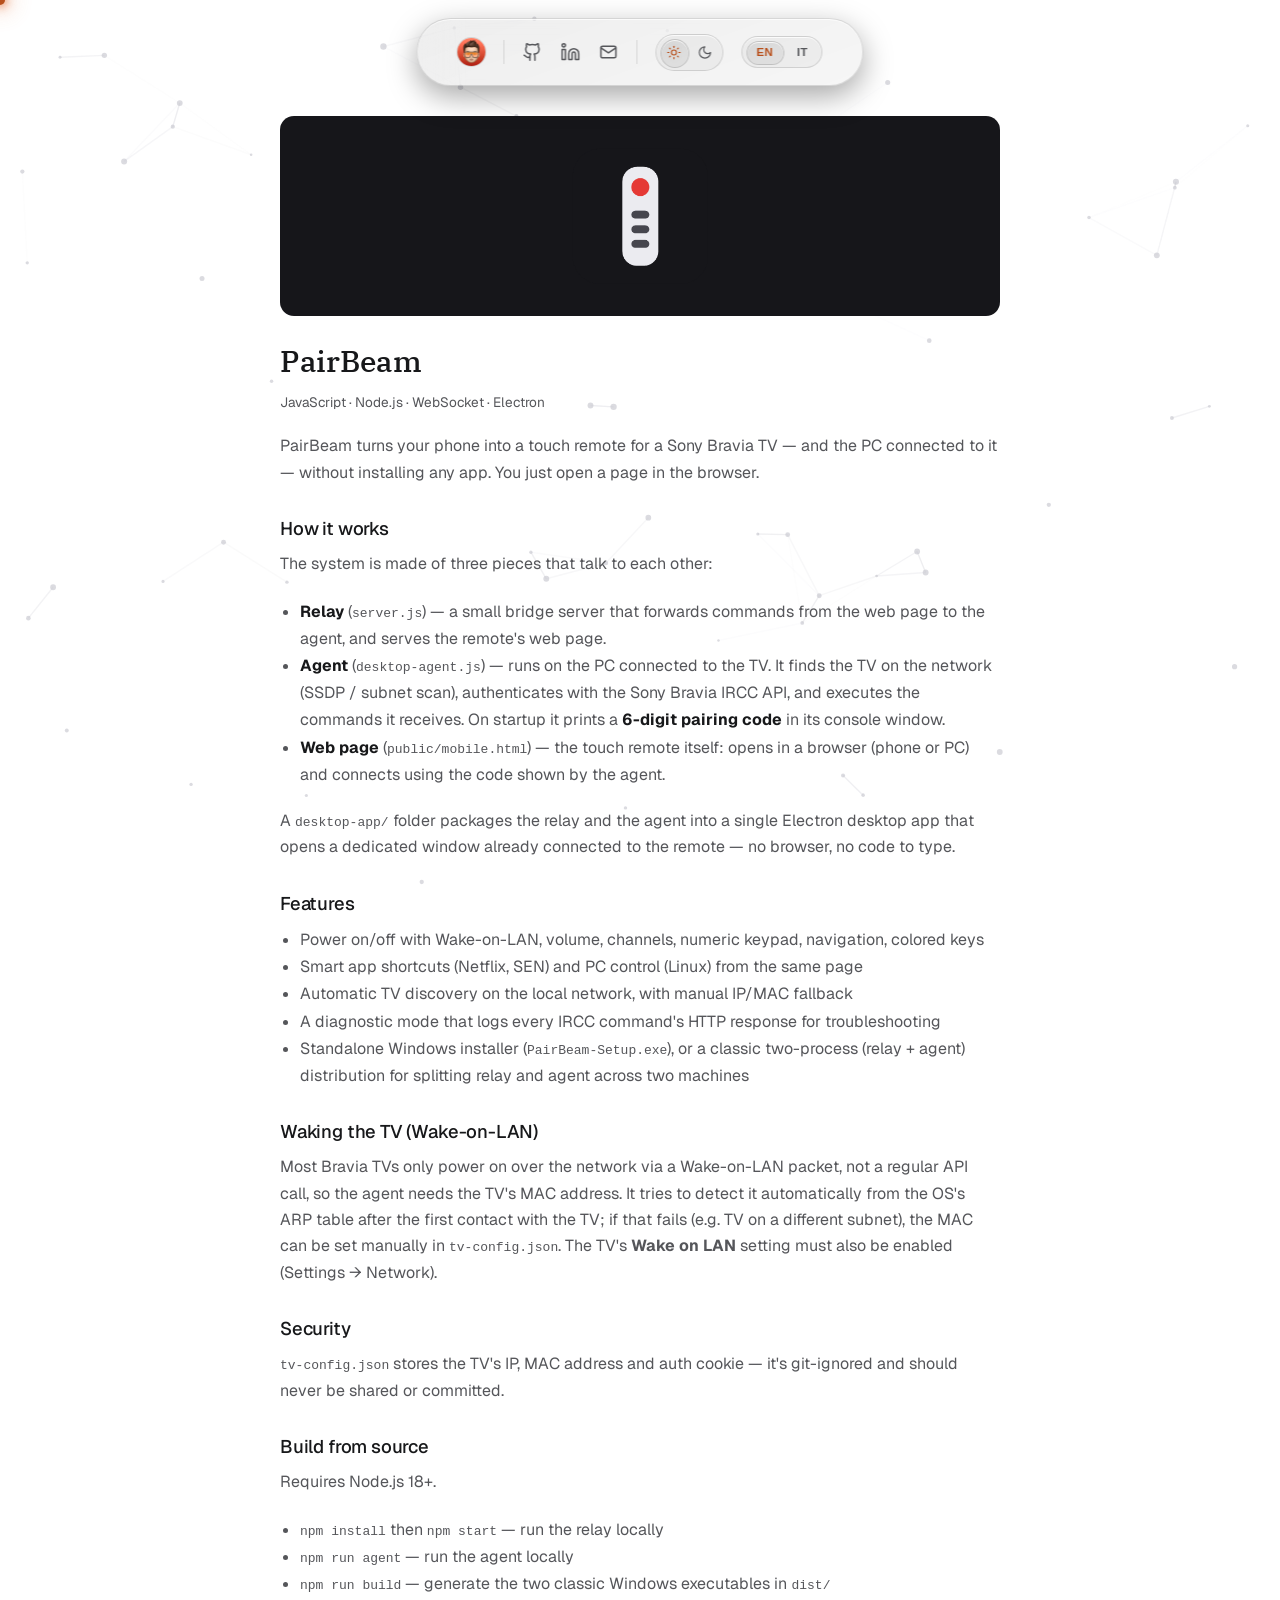
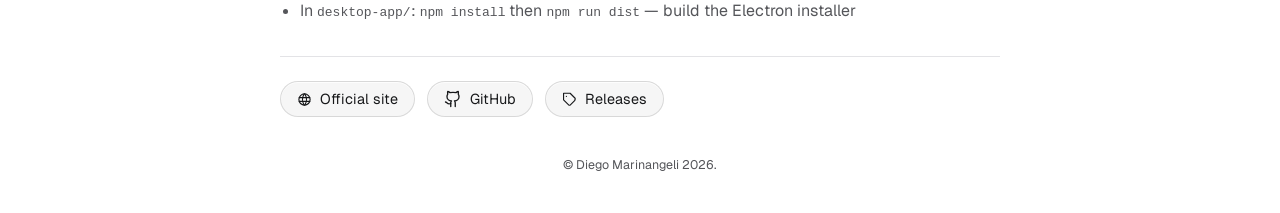
<file: projects/pairbeam.html>
<meta charset="UTF-8" />
<meta name="viewport" content="width=device-width, initial-scale=1.0, viewport-fit=cover" />
<meta name="theme-color" content="#ffffff" />
<script>try{if(localStorage.getItem("siteTheme")!=="dark")document.documentElement.setAttribute("data-theme","light");}catch(e){}</script>
<title>PairBeam — Diego Marinangeli</title>
<meta name="description" content="PairBeam — a web remote control (phone + relay + agent) for Sony Bravia TVs and PC control." />
<link rel="icon" type="image/png" href="../avatar-round.png" />
<link rel="stylesheet" href="https://fonts.googleapis.com/css2?family=Geist:wght@300;400;500;600;700&family=IBM+Plex+Serif:ital,wght@0,400;0,500;1,400;1,500&display=swap">
<link rel="stylesheet" href="../style.css" />

<body>
  <aside class="sidebar">
      <button class="nav-toggle" type="button" aria-expanded="false" aria-label="Apri il menu di navigazione">
        <svg class="nav-toggle-bars" width="18" height="18" viewBox="0 0 18 18" fill="none" aria-hidden="true">
          <line class="bar bar-top" x1="2" y1="5" x2="16" y2="5" stroke="currentColor" stroke-width="1.6" stroke-linecap="round"/>
          <line class="bar bar-mid" x1="2" y1="9" x2="16" y2="9" stroke="currentColor" stroke-width="1.6" stroke-linecap="round"/>
          <line class="bar bar-bot" x1="2" y1="13" x2="16" y2="13" stroke="currentColor" stroke-width="1.6" stroke-linecap="round"/>
        </svg>
        <img class="nav-toggle-avatar" src="../avatar.png" alt="" width="28" height="28" loading="lazy" aria-hidden="true" />
      </button>
      <nav class="quick-links" aria-label="Quick links">
        <a class="quick-link" href="https://github.com/diegomarinangeli" target="_blank" rel="noopener" aria-label="GitHub">
          <svg viewBox="0 0 24 24" width="18" height="18" fill="none" stroke="currentColor" stroke-width="1.8" stroke-linecap="round" stroke-linejoin="round" aria-hidden="true">
            <path d="M15 22v-4a4.8 4.8 0 0 0-1-3.5c3 0 6-2 6-5.5.08-1.25-.27-2.48-1-3.5.28-1.15.28-2.35 0-3.5 0 0-1 0-3 1.5-2.64-.5-5.36-.5-8 0C6 2 5 2 5 2c-.3 1.15-.3 2.35 0 3.5A5.403 5.403 0 0 0 4 9c0 3.5 3 5.5 6 5.5-.39.49-.68 1.05-.85 1.65-.17.6-.22 1.23-.15 1.85v4"/>
            <path d="M9 18c-4.51 2-5-2-7-2"/>
          </svg>
        </a>
        <a class="quick-link" href="https://www.linkedin.com/in/diego-marinangeli/" target="_blank" rel="noopener" aria-label="LinkedIn">
          <svg viewBox="0 0 24 24" width="18" height="18" fill="none" stroke="currentColor" stroke-width="1.8" stroke-linecap="round" stroke-linejoin="round" aria-hidden="true">
            <path d="M16 8a6 6 0 0 1 6 6v7h-4v-7a2 2 0 0 0-2-2 2 2 0 0 0-2 2v7h-4v-7a6 6 0 0 1 6-6z"/>
            <rect width="4" height="12" x="2" y="9"/>
            <circle cx="4" cy="4" r="2"/>
          </svg>
        </a>
        <a class="quick-link" href="mailto:artidego@gmail.com" aria-label="Email">
          <svg viewBox="0 0 24 24" width="18" height="18" fill="none" stroke="currentColor" stroke-width="1.8" stroke-linecap="round" stroke-linejoin="round" aria-hidden="true">
            <path d="M3 7a2 2 0 0 1 2 -2h14a2 2 0 0 1 2 2v10a2 2 0 0 1 -2 2h-14a2 2 0 0 1 -2 -2v-10"/>
            <path d="M3 7l9 6l9 -6"/>
          </svg>
        </a>
      </nav>
      <div class="sidebar-panel">
      <div class="nav-trigger">
        <a class="sidebar-brand" href="../index.html#about" aria-label="Diego Marinangeli">
          <img class="sidebar-brand-avatar" src="../avatar.png" alt="" width="28" height="28" loading="lazy" />
        </a>
        <nav class="section-links" aria-label="Section navigation">
          <a class="section-link" href="../index.html#about">
            <svg class="section-link-icon" viewBox="0 0 24 24" width="18" height="18" fill="none" stroke="currentColor" stroke-width="1.8" stroke-linecap="round" stroke-linejoin="round" aria-hidden="true">
              <path d="M4 11.5 12 4l8 7.5"/>
              <path d="M6 10.5V19a1 1 0 0 0 1 1h10a1 1 0 0 0 1-1v-8.5"/>
              <path d="M10 20v-5h4v5"/>
            </svg>
            <span>Home</span>
          </a>
          <a class="section-link" href="../index.html#work">
            <svg class="section-link-icon" viewBox="0 0 24 24" width="18" height="18" fill="none" stroke="currentColor" stroke-width="1.8" stroke-linecap="round" stroke-linejoin="round" aria-hidden="true">
              <rect x="3" y="7.5" width="18" height="12" rx="2"/>
              <path d="M8.5 7.5V6a2 2 0 0 1 2-2h3a2 2 0 0 1 2 2v1.5"/>
              <path d="M3 12.5h18"/>
            </svg>
            <span data-it="Progetti">Works</span>
          </a>
          <a class="section-link" href="../index.html#news">
            <svg class="section-link-icon" viewBox="0 0 24 24" width="18" height="18" fill="none" stroke="currentColor" stroke-width="1.8" stroke-linecap="round" stroke-linejoin="round" aria-hidden="true">
              <path d="M6 10a6 6 0 0 1 12 0c0 4.5 1.5 5.5 1.5 6.5H4.5C4.5 15.5 6 14.5 6 10Z"/>
              <path d="M10.3 19a1.8 1.8 0 0 0 3.4 0"/>
            </svg>
            <span>News</span>
          </a>
        </nav>
      </div>

      <div class="divider"></div>

      <nav class="social-list">
        <a class="social-item" data-tooltip="Visit my GitHub" data-tooltip-it="Vai al mio GitHub" href="https://github.com/diegomarinangeli" target="_blank" rel="noopener">
          <svg viewBox="0 0 24 24" width="18" height="18" fill="none" stroke="currentColor" stroke-width="1.8" stroke-linecap="round" stroke-linejoin="round" aria-hidden="true">
            <path d="M15 22v-4a4.8 4.8 0 0 0-1-3.5c3 0 6-2 6-5.5.08-1.25-.27-2.48-1-3.5.28-1.15.28-2.35 0-3.5 0 0-1 0-3 1.5-2.64-.5-5.36-.5-8 0C6 2 5 2 5 2c-.3 1.15-.3 2.35 0 3.5A5.403 5.403 0 0 0 4 9c0 3.5 3 5.5 6 5.5-.39.49-.68 1.05-.85 1.65-.17.6-.22 1.23-.15 1.85v4"/>
            <path d="M9 18c-4.51 2-5-2-7-2"/>
          </svg>
          <span>GitHub</span>
        </a>
        <a class="social-item" data-tooltip="Visit my LinkedIn" data-tooltip-it="Vai al mio LinkedIn" href="https://www.linkedin.com/in/diego-marinangeli/" target="_blank" rel="noopener">
          <svg viewBox="0 0 24 24" width="18" height="18" fill="none" stroke="currentColor" stroke-width="1.8" stroke-linecap="round" stroke-linejoin="round" aria-hidden="true">
            <path d="M16 8a6 6 0 0 1 6 6v7h-4v-7a2 2 0 0 0-2-2 2 2 0 0 0-2 2v7h-4v-7a6 6 0 0 1 6-6z"/>
            <rect width="4" height="12" x="2" y="9"/>
            <circle cx="4" cy="4" r="2"/>
          </svg>
          <span>LinkedIn</span>
        </a>
        <a class="social-item" data-tooltip="Contact me" data-tooltip-it="Contattami" href="mailto:artidego@gmail.com">
          <svg viewBox="0 0 24 24" width="18" height="18" fill="none" stroke="currentColor" stroke-width="1.8" stroke-linecap="round" stroke-linejoin="round" aria-hidden="true">
            <path d="M3 7a2 2 0 0 1 2 -2h14a2 2 0 0 1 2 2v10a2 2 0 0 1 -2 2h-14a2 2 0 0 1 -2 -2v-10"/>
            <path d="M3 7l9 6l9 -6"/>
          </svg>
          <span>Email</span>
        </a>
      </nav>

      <!--
      <div class="divider"></div>

      <nav class="ask-ai-list" aria-label="Ask an AI about Diego">
        <a class="ai-item" id="ask-claude" data-tooltip="Ask Claude about me" data-tooltip-it="Chiedi a Claude di me" href="https://claude.ai/new?q=Tell%20me%20something%20about%20Diego%20Marinangeli" target="_blank" rel="noopener" title="Ask Claude about me">
          <img src="../claude-icon.png" width="28" height="28" alt="" aria-hidden="true" />
        <span>Claude</span>
        </a>
        <a class="ai-item" id="ask-chatgpt" data-tooltip="Ask ChatGPT about me" data-tooltip-it="Chiedi a ChatGPT di me" href="https://chatgpt.com/?q=Tell%20me%20something%20about%20Diego%20Marinangeli" target="_blank" rel="noopener" title="Ask ChatGPT about me">
          <svg viewBox="0 0 24 24" width="28" height="28" fill="currentColor" aria-hidden="true">
            <path d="M22.2819 9.8211a5.9847 5.9847 0 0 0-.5157-4.9108 6.0462 6.0462 0 0 0-6.5098-2.9A6.0651 6.0651 0 0 0 4.9807 4.1818a5.9847 5.9847 0 0 0-3.9977 2.9 6.0462 6.0462 0 0 0 .7427 7.0966 5.98 5.98 0 0 0 .511 4.9107 6.051 6.051 0 0 0 6.5146 2.9001A5.9847 5.9847 0 0 0 13.2599 24a6.0557 6.0557 0 0 0 5.7718-4.2058 5.9894 5.9894 0 0 0 3.9977-2.9001 6.0557 6.0557 0 0 0-.7475-7.0729ZM13.26 22.4292a4.4755 4.4755 0 0 1-2.8764-1.0408l.1419-.0804 4.7783-2.7582a.7948.7948 0 0 0 .3927-.6813v-6.7369l2.02 1.1686a.071.071 0 0 1 .038.052v5.5826a4.504 4.504 0 0 1-4.4945 4.4944ZM3.5992 18.3038a4.4708 4.4708 0 0 1-.5346-3.0137l.142.0852 4.783 2.7582a.7712.7712 0 0 0 .7806 0l5.8428-3.3685v2.3324a.0804.0804 0 0 1-.0332.0615L9.74 19.9502a4.4992 4.4992 0 0 1-6.1408-1.6464ZM2.3408 7.8956a4.485 4.485 0 0 1 2.3655-1.9728V11.6a.7664.7664 0 0 0 .3879.6765l5.8144 3.3543-2.0201 1.1685a.0757.0757 0 0 1-.071 0l-4.8303-2.7865A4.504 4.504 0 0 1 2.3408 7.872ZM18.937 11.7514l-5.8144-3.3874 2.0201-1.1637a.0757.0757 0 0 1 .071 0l4.8303 2.7913a4.4944 4.4944 0 0 1-.6765 8.1042v-5.6772a.79.79 0 0 0-.407-.667ZM20.9477 8.7283l-.142-.0852-4.7735-2.7818a.7759.7759 0 0 0-.7854 0L9.408 9.2297V6.8974a.0662.0662 0 0 1 .0284-.0615l4.8303-2.7866a4.4992 4.4992 0 0 1 6.6802 4.66ZM8.3065 12.863l-2.02-1.1638a.0804.0804 0 0 1-.038-.0567V6.0742a4.4992 4.4992 0 0 1 7.3757-3.4537l-.142.0805L8.704 5.4592a.7948.7948 0 0 0-.3927.6813ZM9.404 10.4976l2.6069-1.4998 2.602 1.4998v2.9994l-2.602 1.4997-2.607-1.4997Z"/>
          </svg>
        <span>ChatGPT</span>
        </a>
      </nav>
      -->

      <div class="divider"></div>

      <div class="switch-row">
      <div class="theme-toggle" role="group" aria-label="Choose theme / Scegli il tema">
        <button type="button" class="theme-btn" data-theme-choice="light" data-tooltip="Light theme" data-tooltip-it="Tema chiaro">
          <svg viewBox="0 0 24 24" width="15" height="15" fill="none" stroke="currentColor" stroke-width="1.8" stroke-linecap="round" stroke-linejoin="round" aria-hidden="true">
            <circle cx="12" cy="12" r="4"/>
            <path d="M12 2v2"/><path d="M12 20v2"/><path d="m4.93 4.93 1.41 1.41"/><path d="m17.66 17.66 1.41 1.41"/><path d="M2 12h2"/><path d="M20 12h2"/><path d="m6.34 17.66-1.41 1.41"/><path d="m19.07 4.93-1.41 1.41"/>
          </svg>
          <span>Light</span>
        </button>
        <button type="button" class="theme-btn" data-theme-choice="dark" data-tooltip="Dark theme" data-tooltip-it="Tema scuro">
          <svg viewBox="0 0 24 24" width="15" height="15" fill="none" stroke="currentColor" stroke-width="1.8" stroke-linecap="round" stroke-linejoin="round" aria-hidden="true">
            <path d="M12 3a6 6 0 0 0 9 9 9 9 0 1 1-9-9Z"/>
          </svg>
          <span>Dark</span>
        </button>
      </div>

      <div class="lang-toggle" role="group" aria-label="Choose language / Scegli la lingua">
        <button type="button" class="lang-btn" data-lang="en" data-tooltip="Switch to English" data-tooltip-it="Passa all'inglese">EN</button>
        <button type="button" class="lang-btn" data-lang="it" data-tooltip="Switch to Italian" data-tooltip-it="Passa all'italiano">IT</button>
      </div>
      </div>
      </div>
    </aside>

  <div class="page">
    <main class="content">
      <div class="project-page">
        <div class="project-hero preview-pairbeam has-photo">
          <img class="preview-photo" src="covers/pairbeam.png" alt="" loading="lazy" />
        </div>

        <h1>PairBeam</h1>
        <p class="project-meta">JavaScript · Node.js · WebSocket · Electron</p>

        <p data-it="PairBeam trasforma il tuo telefono in un telecomando touch per una TV Sony Bravia — e per il PC collegato ad essa — senza installare alcuna app. Basta aprire una pagina nel browser.">
          PairBeam turns your phone into a touch remote for a Sony Bravia TV — and the PC connected
          to it — without installing any app. You just open a page in the browser.
        </p>

        <h2 data-it="Come funziona">How it works</h2>
        <p data-it="Il sistema è composto da tre componenti che comunicano tra loro:">The system is made of three pieces that talk to each other:</p>
        <ul>
          <li data-it-html="<strong>Relay</strong> (<code>server.js</code>) — un piccolo server ponte che inoltra i comandi dalla pagina web all'agente e serve la pagina web del telecomando."><strong>Relay</strong> (<code>server.js</code>) — a small bridge server that forwards commands from the web page to the agent, and serves the remote's web page.</li>
          <li data-it-html="<strong>Agente</strong> (<code>desktop-agent.js</code>) — gira sul PC collegato alla TV. Trova la TV sulla rete (SSDP / scansione della subnet), si autentica con le API IRCC di Sony Bravia ed esegue i comandi che riceve. All'avvio stampa un <strong>codice di associazione a 6 cifre</strong> nella finestra della console."><strong>Agent</strong> (<code>desktop-agent.js</code>) — runs on the PC connected to the TV. It finds the TV on the network (SSDP / subnet scan), authenticates with the Sony Bravia IRCC API, and executes the commands it receives. On startup it prints a <strong>6-digit pairing code</strong> in its console window.</li>
          <li data-it-html="<strong>Pagina web</strong> (<code>public/mobile.html</code>) — il telecomando touch vero e proprio: si apre in un browser (telefono o PC) e si collega usando il codice mostrato dall'agente."><strong>Web page</strong> (<code>public/mobile.html</code>) — the touch remote itself: opens in a browser (phone or PC) and connects using the code shown by the agent.</li>
        </ul>
        <p data-it-html="La cartella <code>desktop-app/</code> impacchetta il relay e l'agente in un'unica app desktop Electron che apre una finestra dedicata già collegata al telecomando — niente browser, nessun codice da digitare.">
          A <code>desktop-app/</code> folder packages the relay and the agent into a single Electron
          desktop app that opens a dedicated window already connected to the remote — no browser, no
          code to type.
        </p>

        <h2 data-it="Funzionalità">Features</h2>
        <ul>
          <li data-it="Accensione/spegnimento con Wake-on-LAN, volume, canali, tastierino numerico, navigazione, tasti colorati">Power on/off with Wake-on-LAN, volume, channels, numeric keypad, navigation, colored keys</li>
          <li data-it="Scorciatoie per app smart (Netflix, SEN) e controllo del PC (Linux) dalla stessa pagina">Smart app shortcuts (Netflix, SEN) and PC control (Linux) from the same page</li>
          <li data-it="Rilevamento automatico della TV sulla rete locale, con fallback manuale IP/MAC">Automatic TV discovery on the local network, with manual IP/MAC fallback</li>
          <li data-it="Una modalità diagnostica che registra la risposta HTTP di ogni comando IRCC per il debug">A diagnostic mode that logs every IRCC command's HTTP response for troubleshooting</li>
          <li data-it-html="Installer standalone per Windows (<code>PairBeam-Setup.exe</code>), oppure una distribuzione classica a due processi (relay + agente) per separare relay e agente su due macchine diverse">Standalone Windows installer (<code>PairBeam-Setup.exe</code>), or a classic two-process (relay + agent) distribution for splitting relay and agent across two machines</li>
        </ul>

        <h2 data-it="Accendere la TV (Wake-on-LAN)">Waking the TV (Wake-on-LAN)</h2>
        <p data-it-html="La maggior parte delle TV Bravia si accende via rete solo tramite un pacchetto Wake-on-LAN, non con una normale chiamata API, quindi l'agente ha bisogno dell'indirizzo MAC della TV. Prova a rilevarlo automaticamente dalla tabella ARP del sistema operativo dopo il primo contatto con la TV; se questo fallisce (ad es. TV su una subnet diversa), il MAC può essere impostato manualmente in <code>tv-config.json</code>. Anche l'impostazione <strong>Wake on LAN</strong> della TV deve essere attivata (Impostazioni → Rete).">
          Most Bravia TVs only power on over the network via a Wake-on-LAN packet, not a regular API
          call, so the agent needs the TV's MAC address. It tries to detect it automatically from the
          OS's ARP table after the first contact with the TV; if that fails (e.g. TV on a different
          subnet), the MAC can be set manually in <code>tv-config.json</code>. The TV's <strong>Wake on LAN</strong>
          setting must also be enabled (Settings → Network).
        </p>

        <h2 data-it="Sicurezza">Security</h2>
        <p data-it-html="<code>tv-config.json</code> memorizza l'IP della TV, l'indirizzo MAC e il cookie di autenticazione — è escluso da git e non va mai condiviso o committato.">
          <code>tv-config.json</code> stores the TV's IP, MAC address and auth cookie — it's git-ignored
          and should never be shared or committed.
        </p>

        <h2 data-it="Compilare dai sorgenti">Build from source</h2>
        <p data-it="Richiede Node.js 18+.">Requires Node.js 18+.</p>
        <ul>
          <li data-it-html="<code>npm install</code> poi <code>npm start</code> — esegue il relay in locale"><code>npm install</code> then <code>npm start</code> — run the relay locally</li>
          <li data-it-html="<code>npm run agent</code> — esegue l'agente in locale"><code>npm run agent</code> — run the agent locally</li>
          <li data-it-html="<code>npm run build</code> — genera i due eseguibili Windows classici in <code>dist/</code>"><code>npm run build</code> — generate the two classic Windows executables in <code>dist/</code></li>
          <li data-it-html="In <code>desktop-app/</code>: <code>npm install</code> poi <code>npm run dist</code> — compila l'installer Electron">In <code>desktop-app/</code>: <code>npm install</code> then <code>npm run dist</code> — build the Electron installer</li>
        </ul>

        <div class="project-links">
          <a class="btn-glass" href="https://diegomarinangeli.github.io/pairbeam" target="_blank" rel="noopener">
            <svg viewBox="0 0 24 24" width="15" height="15" fill="none" stroke="currentColor" stroke-width="1.8" stroke-linecap="round" stroke-linejoin="round" aria-hidden="true">
              <path d="M3 12a9 9 0 1 0 18 0a9 9 0 0 0 -18 0"/>
              <path d="M3.6 9h16.8"/>
              <path d="M3.6 15h16.8"/>
              <path d="M11.5 3a17 17 0 0 0 0 18"/>
              <path d="M12.5 3a17 17 0 0 1 0 18"/>
            </svg>
            <span data-it="Sito ufficiale">Official site</span>
          </a>
          <a class="btn-github" href="https://github.com/diegomarinangeli/pairbeam" target="_blank" rel="noopener">
            <svg viewBox="0 0 24 24" width="18" height="18" fill="none" stroke="currentColor" stroke-width="1.8" stroke-linecap="round" stroke-linejoin="round" aria-hidden="true">
              <path d="M15 22v-4a4.8 4.8 0 0 0-1-3.5c3 0 6-2 6-5.5.08-1.25-.27-2.48-1-3.5.28-1.15.28-2.35 0-3.5 0 0-1 0-3 1.5-2.64-.5-5.36-.5-8 0C6 2 5 2 5 2c-.3 1.15-.3 2.35 0 3.5A5.403 5.403 0 0 0 4 9c0 3.5 3 5.5 6 5.5-.39.49-.68 1.05-.85 1.65-.17.6-.22 1.23-.15 1.85v4"/>
              <path d="M9 18c-4.51 2-5-2-7-2"/>
            </svg>
            <span>GitHub</span>
          </a>
          <a class="btn-glass" href="https://github.com/diegomarinangeli/pairbeam/releases" target="_blank" rel="noopener">
            <svg viewBox="0 0 24 24" width="15" height="15" fill="none" stroke="currentColor" stroke-width="1.8" stroke-linecap="round" stroke-linejoin="round" aria-hidden="true">
              <path d="M20.59 13.41 13.42 20.59a2 2 0 0 1-2.83 0L2.5 12.5V2h10.5l7.59 7.59a2 2 0 0 1 0 2.83Z"/>
              <line x1="7" y1="7" x2="7.01" y2="7"/>
            </svg>
            <span data-it="Release">Releases</span>
          </a>
        </div>
      </div>
    </main>
  </div>

  <footer class="work-sub">
    <p>© Diego Marinangeli 2026.</p>
  </footer>

  <script src="../script.js" defer></script>
</body>
</file>
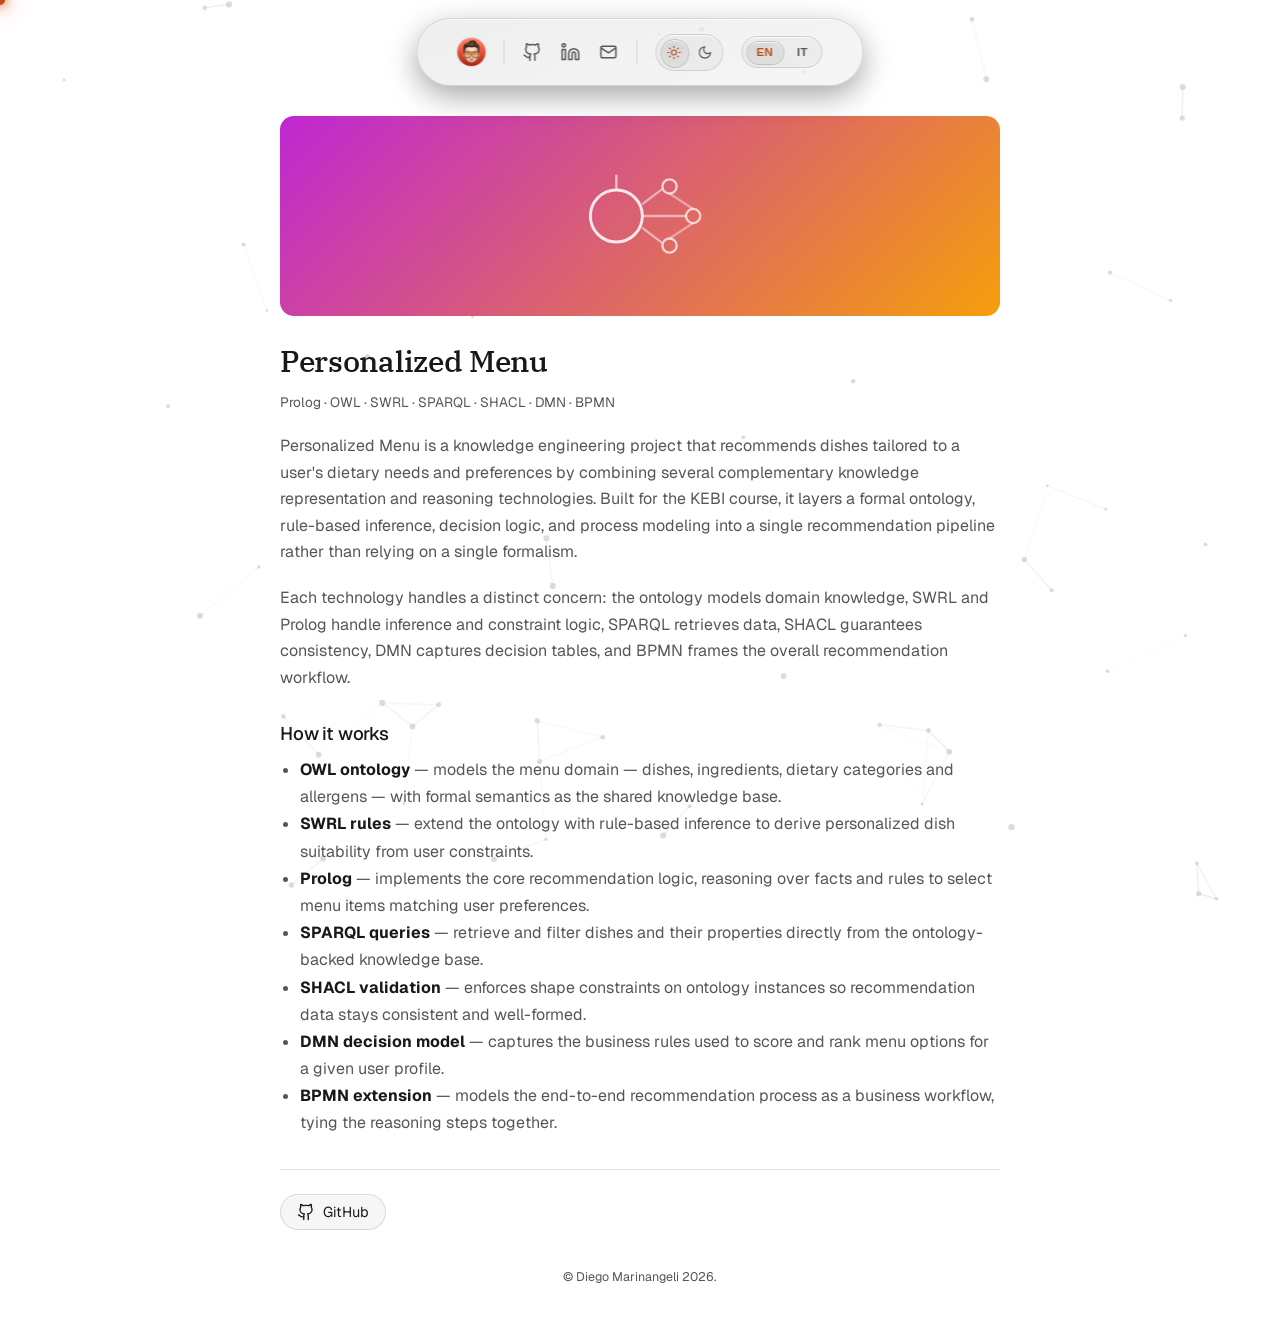
<file: projects/personalizedmenu.html>
<meta charset="UTF-8" />
<meta name="viewport" content="width=device-width, initial-scale=1.0, viewport-fit=cover" />
<meta name="theme-color" content="#ffffff" />
<script>try{if(localStorage.getItem("siteTheme")!=="dark")document.documentElement.setAttribute("data-theme","light");}catch(e){}</script>
<title>Personalized Menu — Diego Marinangeli</title>
<meta name="description" content="Personalized Menu — A knowledge-based menu recommender combining DMN, Prolog, an OWL ontology, SWRL rules, SPARQL, SHACL and a BPMN extension." />
<link rel="icon" type="image/png" href="../avatar-round.png" />
<link rel="stylesheet" href="https://fonts.googleapis.com/css2?family=Geist:wght@300;400;500;600;700&family=IBM+Plex+Serif:ital,wght@0,400;0,500;1,400;1,500&display=swap">
<link rel="stylesheet" href="../style.css" />

<body>
  <aside class="sidebar">
      <button class="nav-toggle" type="button" aria-expanded="false" aria-label="Apri il menu di navigazione">
        <svg class="nav-toggle-bars" width="18" height="18" viewBox="0 0 18 18" fill="none" aria-hidden="true">
          <line class="bar bar-top" x1="2" y1="5" x2="16" y2="5" stroke="currentColor" stroke-width="1.6" stroke-linecap="round"/>
          <line class="bar bar-mid" x1="2" y1="9" x2="16" y2="9" stroke="currentColor" stroke-width="1.6" stroke-linecap="round"/>
          <line class="bar bar-bot" x1="2" y1="13" x2="16" y2="13" stroke="currentColor" stroke-width="1.6" stroke-linecap="round"/>
        </svg>
        <img class="nav-toggle-avatar" src="../avatar.png" alt="" width="28" height="28" loading="lazy" aria-hidden="true" />
      </button>
      <nav class="quick-links" aria-label="Quick links">
        <a class="quick-link" href="https://github.com/diegomarinangeli" target="_blank" rel="noopener" aria-label="GitHub">
          <svg viewBox="0 0 24 24" width="18" height="18" fill="none" stroke="currentColor" stroke-width="1.8" stroke-linecap="round" stroke-linejoin="round" aria-hidden="true">
            <path d="M15 22v-4a4.8 4.8 0 0 0-1-3.5c3 0 6-2 6-5.5.08-1.25-.27-2.48-1-3.5.28-1.15.28-2.35 0-3.5 0 0-1 0-3 1.5-2.64-.5-5.36-.5-8 0C6 2 5 2 5 2c-.3 1.15-.3 2.35 0 3.5A5.403 5.403 0 0 0 4 9c0 3.5 3 5.5 6 5.5-.39.49-.68 1.05-.85 1.65-.17.6-.22 1.23-.15 1.85v4"/>
            <path d="M9 18c-4.51 2-5-2-7-2"/>
          </svg>
        </a>
        <a class="quick-link" href="https://www.linkedin.com/in/diego-marinangeli/" target="_blank" rel="noopener" aria-label="LinkedIn">
          <svg viewBox="0 0 24 24" width="18" height="18" fill="none" stroke="currentColor" stroke-width="1.8" stroke-linecap="round" stroke-linejoin="round" aria-hidden="true">
            <path d="M16 8a6 6 0 0 1 6 6v7h-4v-7a2 2 0 0 0-2-2 2 2 0 0 0-2 2v7h-4v-7a6 6 0 0 1 6-6z"/>
            <rect width="4" height="12" x="2" y="9"/>
            <circle cx="4" cy="4" r="2"/>
          </svg>
        </a>
        <a class="quick-link" href="mailto:artidego@gmail.com" aria-label="Email">
          <svg viewBox="0 0 24 24" width="18" height="18" fill="none" stroke="currentColor" stroke-width="1.8" stroke-linecap="round" stroke-linejoin="round" aria-hidden="true">
            <path d="M3 7a2 2 0 0 1 2 -2h14a2 2 0 0 1 2 2v10a2 2 0 0 1 -2 2h-14a2 2 0 0 1 -2 -2v-10"/>
            <path d="M3 7l9 6l9 -6"/>
          </svg>
        </a>
      </nav>
      <div class="sidebar-panel">
      <div class="nav-trigger">
        <a class="sidebar-brand" href="../index.html#about" aria-label="Diego Marinangeli">
          <img class="sidebar-brand-avatar" src="../avatar.png" alt="" width="28" height="28" loading="lazy" />
        </a>
        <nav class="section-links" aria-label="Section navigation">
          <a class="section-link" href="../index.html#about">
            <svg class="section-link-icon" viewBox="0 0 24 24" width="18" height="18" fill="none" stroke="currentColor" stroke-width="1.8" stroke-linecap="round" stroke-linejoin="round" aria-hidden="true">
              <path d="M4 11.5 12 4l8 7.5"/>
              <path d="M6 10.5V19a1 1 0 0 0 1 1h10a1 1 0 0 0 1-1v-8.5"/>
              <path d="M10 20v-5h4v5"/>
            </svg>
            <span>Home</span>
          </a>
          <a class="section-link" href="../index.html#work">
            <svg class="section-link-icon" viewBox="0 0 24 24" width="18" height="18" fill="none" stroke="currentColor" stroke-width="1.8" stroke-linecap="round" stroke-linejoin="round" aria-hidden="true">
              <rect x="3" y="7.5" width="18" height="12" rx="2"/>
              <path d="M8.5 7.5V6a2 2 0 0 1 2-2h3a2 2 0 0 1 2 2v1.5"/>
              <path d="M3 12.5h18"/>
            </svg>
            <span data-it="Progetti">Works</span>
          </a>
          <a class="section-link" href="../index.html#news">
            <svg class="section-link-icon" viewBox="0 0 24 24" width="18" height="18" fill="none" stroke="currentColor" stroke-width="1.8" stroke-linecap="round" stroke-linejoin="round" aria-hidden="true">
              <path d="M6 10a6 6 0 0 1 12 0c0 4.5 1.5 5.5 1.5 6.5H4.5C4.5 15.5 6 14.5 6 10Z"/>
              <path d="M10.3 19a1.8 1.8 0 0 0 3.4 0"/>
            </svg>
            <span>News</span>
          </a>
        </nav>
      </div>

      <div class="divider"></div>

      <nav class="social-list">
        <a class="social-item" data-tooltip="Visit my GitHub" data-tooltip-it="Vai al mio GitHub" href="https://github.com/diegomarinangeli" target="_blank" rel="noopener">
          <svg viewBox="0 0 24 24" width="18" height="18" fill="none" stroke="currentColor" stroke-width="1.8" stroke-linecap="round" stroke-linejoin="round" aria-hidden="true">
            <path d="M15 22v-4a4.8 4.8 0 0 0-1-3.5c3 0 6-2 6-5.5.08-1.25-.27-2.48-1-3.5.28-1.15.28-2.35 0-3.5 0 0-1 0-3 1.5-2.64-.5-5.36-.5-8 0C6 2 5 2 5 2c-.3 1.15-.3 2.35 0 3.5A5.403 5.403 0 0 0 4 9c0 3.5 3 5.5 6 5.5-.39.49-.68 1.05-.85 1.65-.17.6-.22 1.23-.15 1.85v4"/>
            <path d="M9 18c-4.51 2-5-2-7-2"/>
          </svg>
          <span>GitHub</span>
        </a>
        <a class="social-item" data-tooltip="Visit my LinkedIn" data-tooltip-it="Vai al mio LinkedIn" href="https://www.linkedin.com/in/diego-marinangeli/" target="_blank" rel="noopener">
          <svg viewBox="0 0 24 24" width="18" height="18" fill="none" stroke="currentColor" stroke-width="1.8" stroke-linecap="round" stroke-linejoin="round" aria-hidden="true">
            <path d="M16 8a6 6 0 0 1 6 6v7h-4v-7a2 2 0 0 0-2-2 2 2 0 0 0-2 2v7h-4v-7a6 6 0 0 1 6-6z"/>
            <rect width="4" height="12" x="2" y="9"/>
            <circle cx="4" cy="4" r="2"/>
          </svg>
          <span>LinkedIn</span>
        </a>
        <a class="social-item" data-tooltip="Contact me" data-tooltip-it="Contattami" href="mailto:artidego@gmail.com">
          <svg viewBox="0 0 24 24" width="18" height="18" fill="none" stroke="currentColor" stroke-width="1.8" stroke-linecap="round" stroke-linejoin="round" aria-hidden="true">
            <path d="M3 7a2 2 0 0 1 2 -2h14a2 2 0 0 1 2 2v10a2 2 0 0 1 -2 2h-14a2 2 0 0 1 -2 -2v-10"/>
            <path d="M3 7l9 6l9 -6"/>
          </svg>
          <span>Email</span>
        </a>
      </nav>

      <!--
      <div class="divider"></div>

      <nav class="ask-ai-list" aria-label="Ask an AI about Diego">
        <a class="ai-item" id="ask-claude" data-tooltip="Ask Claude about me" data-tooltip-it="Chiedi a Claude di me" href="https://claude.ai/new?q=Tell%20me%20something%20about%20Diego%20Marinangeli" target="_blank" rel="noopener" title="Ask Claude about me">
          <img src="../claude-icon.png" width="28" height="28" alt="" aria-hidden="true" />
        <span>Claude</span>
        </a>
        <a class="ai-item" id="ask-chatgpt" data-tooltip="Ask ChatGPT about me" data-tooltip-it="Chiedi a ChatGPT di me" href="https://chatgpt.com/?q=Tell%20me%20something%20about%20Diego%20Marinangeli" target="_blank" rel="noopener" title="Ask ChatGPT about me">
          <svg viewBox="0 0 24 24" width="28" height="28" fill="currentColor" aria-hidden="true">
            <path d="M22.2819 9.8211a5.9847 5.9847 0 0 0-.5157-4.9108 6.0462 6.0462 0 0 0-6.5098-2.9A6.0651 6.0651 0 0 0 4.9807 4.1818a5.9847 5.9847 0 0 0-3.9977 2.9 6.0462 6.0462 0 0 0 .7427 7.0966 5.98 5.98 0 0 0 .511 4.9107 6.051 6.051 0 0 0 6.5146 2.9001A5.9847 5.9847 0 0 0 13.2599 24a6.0557 6.0557 0 0 0 5.7718-4.2058 5.9894 5.9894 0 0 0 3.9977-2.9001 6.0557 6.0557 0 0 0-.7475-7.0729ZM13.26 22.4292a4.4755 4.4755 0 0 1-2.8764-1.0408l.1419-.0804 4.7783-2.7582a.7948.7948 0 0 0 .3927-.6813v-6.7369l2.02 1.1686a.071.071 0 0 1 .038.052v5.5826a4.504 4.504 0 0 1-4.4945 4.4944ZM3.5992 18.3038a4.4708 4.4708 0 0 1-.5346-3.0137l.142.0852 4.783 2.7582a.7712.7712 0 0 0 .7806 0l5.8428-3.3685v2.3324a.0804.0804 0 0 1-.0332.0615L9.74 19.9502a4.4992 4.4992 0 0 1-6.1408-1.6464ZM2.3408 7.8956a4.485 4.485 0 0 1 2.3655-1.9728V11.6a.7664.7664 0 0 0 .3879.6765l5.8144 3.3543-2.0201 1.1685a.0757.0757 0 0 1-.071 0l-4.8303-2.7865A4.504 4.504 0 0 1 2.3408 7.872ZM18.937 11.7514l-5.8144-3.3874 2.0201-1.1637a.0757.0757 0 0 1 .071 0l4.8303 2.7913a4.4944 4.4944 0 0 1-.6765 8.1042v-5.6772a.79.79 0 0 0-.407-.667ZM20.9477 8.7283l-.142-.0852-4.7735-2.7818a.7759.7759 0 0 0-.7854 0L9.408 9.2297V6.8974a.0662.0662 0 0 1 .0284-.0615l4.8303-2.7866a4.4992 4.4992 0 0 1 6.6802 4.66ZM8.3065 12.863l-2.02-1.1638a.0804.0804 0 0 1-.038-.0567V6.0742a4.4992 4.4992 0 0 1 7.3757-3.4537l-.142.0805L8.704 5.4592a.7948.7948 0 0 0-.3927.6813ZM9.404 10.4976l2.6069-1.4998 2.602 1.4998v2.9994l-2.602 1.4997-2.607-1.4997Z"/>
          </svg>
        <span>ChatGPT</span>
        </a>
      </nav>
      -->

      <div class="divider"></div>

      <div class="switch-row">
      <div class="theme-toggle" role="group" aria-label="Choose theme / Scegli il tema">
        <button type="button" class="theme-btn" data-theme-choice="light" data-tooltip="Light theme" data-tooltip-it="Tema chiaro">
          <svg viewBox="0 0 24 24" width="15" height="15" fill="none" stroke="currentColor" stroke-width="1.8" stroke-linecap="round" stroke-linejoin="round" aria-hidden="true">
            <circle cx="12" cy="12" r="4"/>
            <path d="M12 2v2"/><path d="M12 20v2"/><path d="m4.93 4.93 1.41 1.41"/><path d="m17.66 17.66 1.41 1.41"/><path d="M2 12h2"/><path d="M20 12h2"/><path d="m6.34 17.66-1.41 1.41"/><path d="m19.07 4.93-1.41 1.41"/>
          </svg>
          <span>Light</span>
        </button>
        <button type="button" class="theme-btn" data-theme-choice="dark" data-tooltip="Dark theme" data-tooltip-it="Tema scuro">
          <svg viewBox="0 0 24 24" width="15" height="15" fill="none" stroke="currentColor" stroke-width="1.8" stroke-linecap="round" stroke-linejoin="round" aria-hidden="true">
            <path d="M12 3a6 6 0 0 0 9 9 9 9 0 1 1-9-9Z"/>
          </svg>
          <span>Dark</span>
        </button>
      </div>

      <div class="lang-toggle" role="group" aria-label="Choose language / Scegli la lingua">
        <button type="button" class="lang-btn" data-lang="en" data-tooltip="Switch to English" data-tooltip-it="Passa all'inglese">EN</button>
        <button type="button" class="lang-btn" data-lang="it" data-tooltip="Switch to Italian" data-tooltip-it="Passa all'italiano">IT</button>
      </div>
      </div>
      </div>
    </aside>

  <div class="page">
    <main class="content">
      <div class="project-page">
        <div class="project-hero preview-personalizedmenu">
          <svg width="190" height="130" viewBox="0 0 150 110" fill="none" xmlns="http://www.w3.org/2000/svg" aria-hidden="true">
            <circle cx="55" cy="55" r="22" stroke="rgba(255,255,255,0.85)" stroke-width="2.5" fill="none"/><line x1="55" y1="33" x2="55" y2="20" stroke="rgba(255,255,255,0.6)" stroke-width="2"/><circle cx="100" cy="30" r="6" stroke="rgba(255,255,255,0.7)" stroke-width="2" fill="none"/><circle cx="120" cy="55" r="6" stroke="rgba(255,255,255,0.7)" stroke-width="2" fill="none"/><circle cx="100" cy="80" r="6" stroke="rgba(255,255,255,0.7)" stroke-width="2" fill="none"/><line x1="77" y1="45" x2="94" y2="32" stroke="rgba(255,255,255,0.5)" stroke-width="2"/><line x1="77" y1="55" x2="114" y2="55" stroke="rgba(255,255,255,0.5)" stroke-width="2"/><line x1="77" y1="65" x2="94" y2="78" stroke="rgba(255,255,255,0.5)" stroke-width="2"/><line x1="100" y1="36" x2="120" y2="49" stroke="rgba(255,255,255,0.4)" stroke-width="2"/><line x1="120" y1="61" x2="100" y2="74" stroke="rgba(255,255,255,0.4)" stroke-width="2"/>
          </svg>
        </div>

        <h1>Personalized Menu</h1>
        <p class="project-meta">Prolog · OWL · SWRL · SPARQL · SHACL · DMN · BPMN</p>

        <p data-it="Personalized Menu è un progetto di ingegneria della conoscenza che raccomanda piatti su misura per le esigenze alimentari e le preferenze dell'utente, combinando diverse tecnologie complementari di rappresentazione della conoscenza e ragionamento automatico. Sviluppato per il corso KEBI, integra un'ontologia formale, inferenza basata su regole, logica decisionale e modellazione dei processi in un'unica pipeline di raccomandazione, invece di affidarsi a un solo formalismo.">
          Personalized Menu is a knowledge engineering project that recommends dishes tailored to a user's dietary needs and preferences by combining several complementary knowledge representation and reasoning technologies. Built for the KEBI course, it layers a formal ontology, rule-based inference, decision logic, and process modeling into a single recommendation pipeline rather than relying on a single formalism.
        </p>

        <p data-it="Ogni tecnologia si occupa di un aspetto specifico: l'ontologia modella la conoscenza di dominio, SWRL e Prolog gestiscono l'inferenza e la logica dei vincoli, SPARQL recupera i dati, SHACL garantisce la coerenza, DMN cattura le tabelle decisionali e BPMN inquadra il flusso di lavoro complessivo della raccomandazione.">
          Each technology handles a distinct concern: the ontology models domain knowledge, SWRL and Prolog handle inference and constraint logic, SPARQL retrieves data, SHACL guarantees consistency, DMN captures decision tables, and BPMN frames the overall recommendation workflow.
        </p>

        <h2 data-it="Come funziona">How it works</h2>
        <ul>
          <li data-it-html="<strong>Ontologia OWL</strong> — modella il dominio del menu — piatti, ingredienti, categorie alimentari e allergeni — con semantica formale come base di conoscenza condivisa."><strong>OWL ontology</strong> — models the menu domain — dishes, ingredients, dietary categories and allergens — with formal semantics as the shared knowledge base.</li>
          <li data-it-html="<strong>Regole SWRL</strong> — estendono l'ontologia con inferenza basata su regole per derivare l'idoneità personalizzata dei piatti a partire dai vincoli dell'utente."><strong>SWRL rules</strong> — extend the ontology with rule-based inference to derive personalized dish suitability from user constraints.</li>
          <li data-it-html="<strong>Prolog</strong> — implementa la logica di raccomandazione principale, ragionando su fatti e regole per selezionare le voci di menu che rispettano le preferenze dell'utente."><strong>Prolog</strong> — implements the core recommendation logic, reasoning over facts and rules to select menu items matching user preferences.</li>
          <li data-it-html="<strong>Query SPARQL</strong> — recuperano e filtrano i piatti e le loro proprietà direttamente dalla base di conoscenza basata sull'ontologia."><strong>SPARQL queries</strong> — retrieve and filter dishes and their properties directly from the ontology-backed knowledge base.</li>
          <li data-it-html="<strong>Validazione SHACL</strong> — impone vincoli di forma sulle istanze dell'ontologia in modo che i dati di raccomandazione restino coerenti e ben formati."><strong>SHACL validation</strong> — enforces shape constraints on ontology instances so recommendation data stays consistent and well-formed.</li>
          <li data-it-html="<strong>Modello decisionale DMN</strong> — cattura le regole di business usate per valutare e classificare le opzioni di menu per un dato profilo utente."><strong>DMN decision model</strong> — captures the business rules used to score and rank menu options for a given user profile.</li>
          <li data-it-html="<strong>Estensione BPMN</strong> — modella l'intero processo di raccomandazione come un flusso di lavoro aziendale, collegando tra loro le fasi di ragionamento."><strong>BPMN extension</strong> — models the end-to-end recommendation process as a business workflow, tying the reasoning steps together.</li>
        </ul>

        <div class="project-links">
          <a class="btn-github" href="https://github.com/diegomarinangeli/Persoalized_Menu_KEBI_Marinangeli_Diego_2025" target="_blank" rel="noopener">
            <svg viewBox="0 0 24 24" width="18" height="18" fill="none" stroke="currentColor" stroke-width="1.8" stroke-linecap="round" stroke-linejoin="round" aria-hidden="true">
              <path d="M15 22v-4a4.8 4.8 0 0 0-1-3.5c3 0 6-2 6-5.5.08-1.25-.27-2.48-1-3.5.28-1.15.28-2.35 0-3.5 0 0-1 0-3 1.5-2.64-.5-5.36-.5-8 0C6 2 5 2 5 2c-.3 1.15-.3 2.35 0 3.5A5.403 5.403 0 0 0 4 9c0 3.5 3 5.5 6 5.5-.39.49-.68 1.05-.85 1.65-.17.6-.22 1.23-.15 1.85v4"/>
              <path d="M9 18c-4.51 2-5-2-7-2"/>
            </svg>
            <span>GitHub</span>
          </a>        </div>
      </div>
    </main>
  </div>

  <footer class="work-sub">
    <p>© Diego Marinangeli 2026.</p>
  </footer>

  <script src="../script.js" defer></script>
</body>
</file>
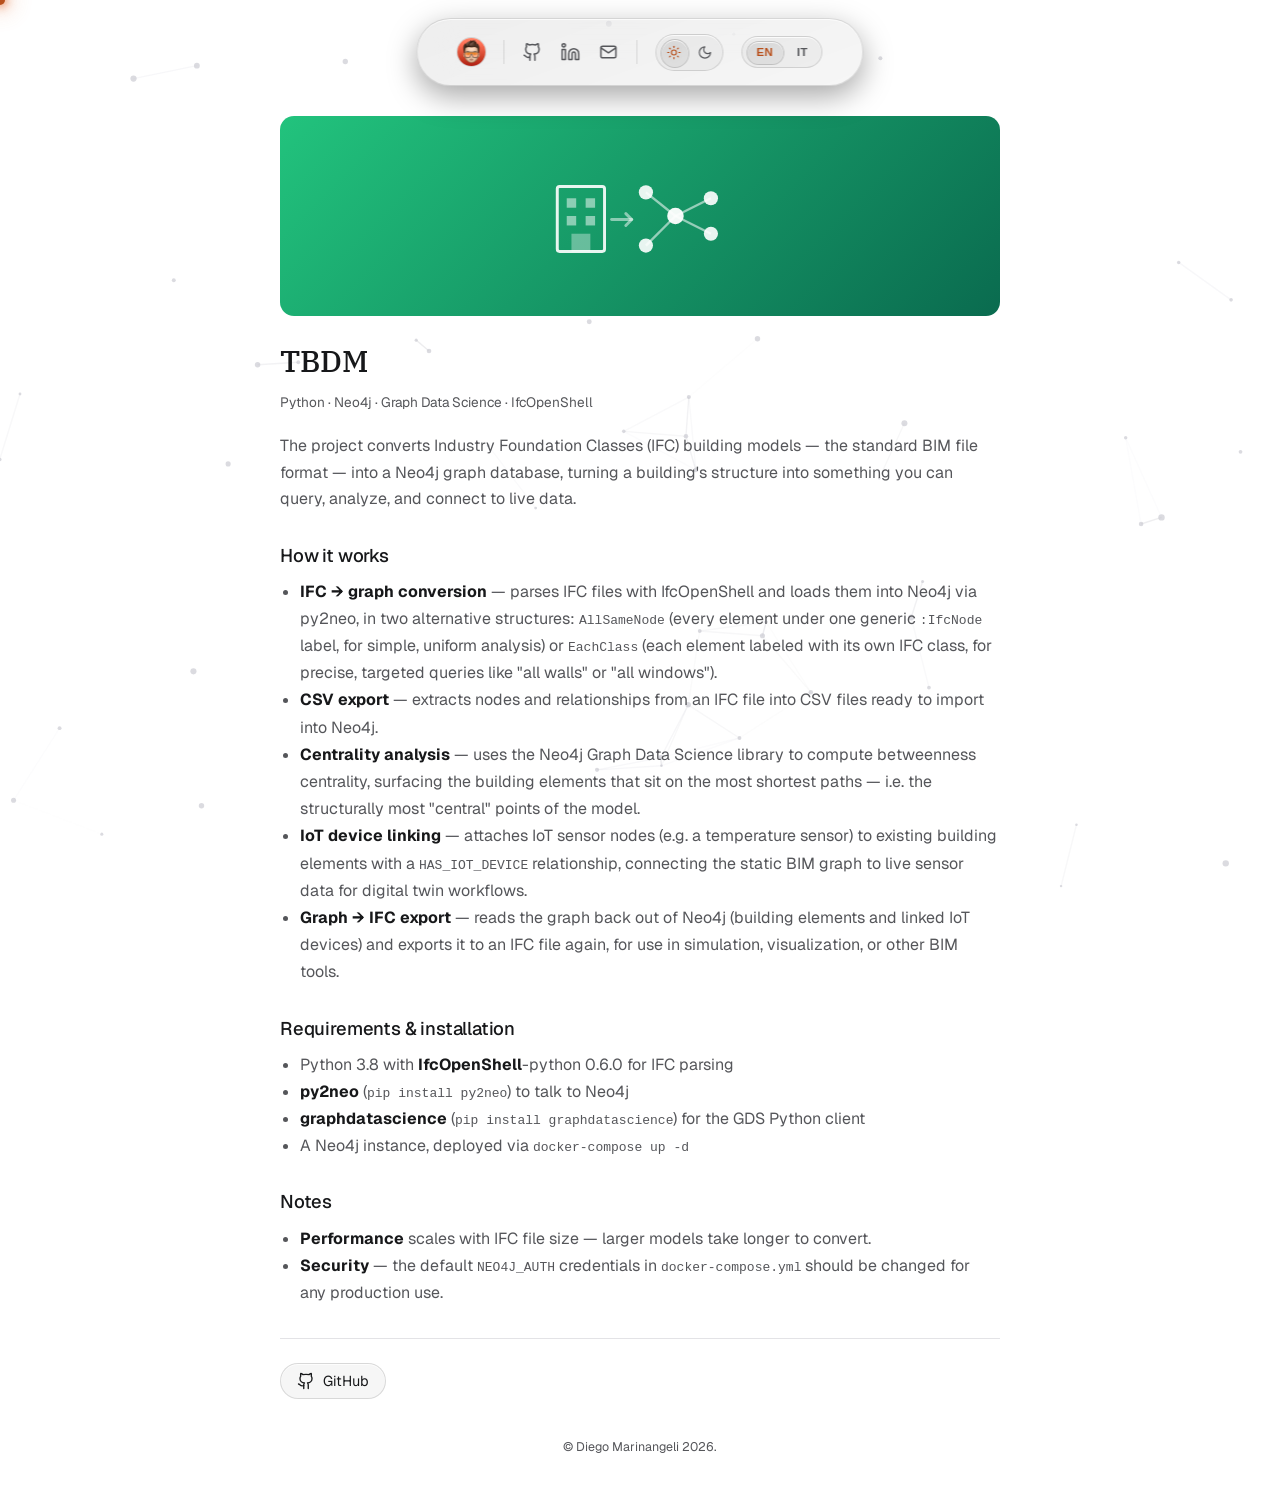
<file: projects/tbdmproject.html>
<meta charset="UTF-8" />
<meta name="viewport" content="width=device-width, initial-scale=1.0, viewport-fit=cover" />
<meta name="theme-color" content="#ffffff" />
<script>try{if(localStorage.getItem("siteTheme")!=="dark")document.documentElement.setAttribute("data-theme","light");}catch(e){}</script>
<title>TBDM — Diego Marinangeli</title>
<meta name="description" content="TBDM — converts IFC building models (BIM) into a Neo4j graph database for centrality analysis, IoT device linking, and digital twin workflows." />
<link rel="icon" type="image/png" href="../avatar-round.png" />
<link rel="stylesheet" href="https://fonts.googleapis.com/css2?family=Geist:wght@300;400;500;600;700&family=IBM+Plex+Serif:ital,wght@0,400;0,500;1,400;1,500&display=swap">
<link rel="stylesheet" href="../style.css" />

<body>
  <aside class="sidebar">
      <button class="nav-toggle" type="button" aria-expanded="false" aria-label="Apri il menu di navigazione">
        <svg class="nav-toggle-bars" width="18" height="18" viewBox="0 0 18 18" fill="none" aria-hidden="true">
          <line class="bar bar-top" x1="2" y1="5" x2="16" y2="5" stroke="currentColor" stroke-width="1.6" stroke-linecap="round"/>
          <line class="bar bar-mid" x1="2" y1="9" x2="16" y2="9" stroke="currentColor" stroke-width="1.6" stroke-linecap="round"/>
          <line class="bar bar-bot" x1="2" y1="13" x2="16" y2="13" stroke="currentColor" stroke-width="1.6" stroke-linecap="round"/>
        </svg>
        <img class="nav-toggle-avatar" src="../avatar.png" alt="" width="28" height="28" loading="lazy" aria-hidden="true" />
      </button>
      <nav class="quick-links" aria-label="Quick links">
        <a class="quick-link" href="https://github.com/diegomarinangeli" target="_blank" rel="noopener" aria-label="GitHub">
          <svg viewBox="0 0 24 24" width="18" height="18" fill="none" stroke="currentColor" stroke-width="1.8" stroke-linecap="round" stroke-linejoin="round" aria-hidden="true">
            <path d="M15 22v-4a4.8 4.8 0 0 0-1-3.5c3 0 6-2 6-5.5.08-1.25-.27-2.48-1-3.5.28-1.15.28-2.35 0-3.5 0 0-1 0-3 1.5-2.64-.5-5.36-.5-8 0C6 2 5 2 5 2c-.3 1.15-.3 2.35 0 3.5A5.403 5.403 0 0 0 4 9c0 3.5 3 5.5 6 5.5-.39.49-.68 1.05-.85 1.65-.17.6-.22 1.23-.15 1.85v4"/>
            <path d="M9 18c-4.51 2-5-2-7-2"/>
          </svg>
        </a>
        <a class="quick-link" href="https://www.linkedin.com/in/diego-marinangeli/" target="_blank" rel="noopener" aria-label="LinkedIn">
          <svg viewBox="0 0 24 24" width="18" height="18" fill="none" stroke="currentColor" stroke-width="1.8" stroke-linecap="round" stroke-linejoin="round" aria-hidden="true">
            <path d="M16 8a6 6 0 0 1 6 6v7h-4v-7a2 2 0 0 0-2-2 2 2 0 0 0-2 2v7h-4v-7a6 6 0 0 1 6-6z"/>
            <rect width="4" height="12" x="2" y="9"/>
            <circle cx="4" cy="4" r="2"/>
          </svg>
        </a>
        <a class="quick-link" href="mailto:artidego@gmail.com" aria-label="Email">
          <svg viewBox="0 0 24 24" width="18" height="18" fill="none" stroke="currentColor" stroke-width="1.8" stroke-linecap="round" stroke-linejoin="round" aria-hidden="true">
            <path d="M3 7a2 2 0 0 1 2 -2h14a2 2 0 0 1 2 2v10a2 2 0 0 1 -2 2h-14a2 2 0 0 1 -2 -2v-10"/>
            <path d="M3 7l9 6l9 -6"/>
          </svg>
        </a>
      </nav>
      <div class="sidebar-panel">
      <div class="nav-trigger">
        <a class="sidebar-brand" href="../index.html#about" aria-label="Diego Marinangeli">
          <img class="sidebar-brand-avatar" src="../avatar.png" alt="" width="28" height="28" loading="lazy" />
        </a>
        <nav class="section-links" aria-label="Section navigation">
          <a class="section-link" href="../index.html#about">
            <svg class="section-link-icon" viewBox="0 0 24 24" width="18" height="18" fill="none" stroke="currentColor" stroke-width="1.8" stroke-linecap="round" stroke-linejoin="round" aria-hidden="true">
              <path d="M4 11.5 12 4l8 7.5"/>
              <path d="M6 10.5V19a1 1 0 0 0 1 1h10a1 1 0 0 0 1-1v-8.5"/>
              <path d="M10 20v-5h4v5"/>
            </svg>
            <span>Home</span>
          </a>
          <a class="section-link" href="../index.html#work">
            <svg class="section-link-icon" viewBox="0 0 24 24" width="18" height="18" fill="none" stroke="currentColor" stroke-width="1.8" stroke-linecap="round" stroke-linejoin="round" aria-hidden="true">
              <rect x="3" y="7.5" width="18" height="12" rx="2"/>
              <path d="M8.5 7.5V6a2 2 0 0 1 2-2h3a2 2 0 0 1 2 2v1.5"/>
              <path d="M3 12.5h18"/>
            </svg>
            <span data-it="Progetti">Works</span>
          </a>
          <a class="section-link" href="../index.html#news">
            <svg class="section-link-icon" viewBox="0 0 24 24" width="18" height="18" fill="none" stroke="currentColor" stroke-width="1.8" stroke-linecap="round" stroke-linejoin="round" aria-hidden="true">
              <path d="M6 10a6 6 0 0 1 12 0c0 4.5 1.5 5.5 1.5 6.5H4.5C4.5 15.5 6 14.5 6 10Z"/>
              <path d="M10.3 19a1.8 1.8 0 0 0 3.4 0"/>
            </svg>
            <span>News</span>
          </a>
        </nav>
      </div>

      <div class="divider"></div>

      <nav class="social-list">
        <a class="social-item" data-tooltip="Visit my GitHub" data-tooltip-it="Vai al mio GitHub" href="https://github.com/diegomarinangeli" target="_blank" rel="noopener">
          <svg viewBox="0 0 24 24" width="18" height="18" fill="none" stroke="currentColor" stroke-width="1.8" stroke-linecap="round" stroke-linejoin="round" aria-hidden="true">
            <path d="M15 22v-4a4.8 4.8 0 0 0-1-3.5c3 0 6-2 6-5.5.08-1.25-.27-2.48-1-3.5.28-1.15.28-2.35 0-3.5 0 0-1 0-3 1.5-2.64-.5-5.36-.5-8 0C6 2 5 2 5 2c-.3 1.15-.3 2.35 0 3.5A5.403 5.403 0 0 0 4 9c0 3.5 3 5.5 6 5.5-.39.49-.68 1.05-.85 1.65-.17.6-.22 1.23-.15 1.85v4"/>
            <path d="M9 18c-4.51 2-5-2-7-2"/>
          </svg>
          <span>GitHub</span>
        </a>
        <a class="social-item" data-tooltip="Visit my LinkedIn" data-tooltip-it="Vai al mio LinkedIn" href="https://www.linkedin.com/in/diego-marinangeli/" target="_blank" rel="noopener">
          <svg viewBox="0 0 24 24" width="18" height="18" fill="none" stroke="currentColor" stroke-width="1.8" stroke-linecap="round" stroke-linejoin="round" aria-hidden="true">
            <path d="M16 8a6 6 0 0 1 6 6v7h-4v-7a2 2 0 0 0-2-2 2 2 0 0 0-2 2v7h-4v-7a6 6 0 0 1 6-6z"/>
            <rect width="4" height="12" x="2" y="9"/>
            <circle cx="4" cy="4" r="2"/>
          </svg>
          <span>LinkedIn</span>
        </a>
        <a class="social-item" data-tooltip="Contact me" data-tooltip-it="Contattami" href="mailto:artidego@gmail.com">
          <svg viewBox="0 0 24 24" width="18" height="18" fill="none" stroke="currentColor" stroke-width="1.8" stroke-linecap="round" stroke-linejoin="round" aria-hidden="true">
            <path d="M3 7a2 2 0 0 1 2 -2h14a2 2 0 0 1 2 2v10a2 2 0 0 1 -2 2h-14a2 2 0 0 1 -2 -2v-10"/>
            <path d="M3 7l9 6l9 -6"/>
          </svg>
          <span>Email</span>
        </a>
      </nav>

      <!--
      <div class="divider"></div>

      <nav class="ask-ai-list" aria-label="Ask an AI about Diego">
        <a class="ai-item" id="ask-claude" data-tooltip="Ask Claude about me" data-tooltip-it="Chiedi a Claude di me" href="https://claude.ai/new?q=Tell%20me%20something%20about%20Diego%20Marinangeli" target="_blank" rel="noopener" title="Ask Claude about me">
          <img src="../claude-icon.png" width="28" height="28" alt="" aria-hidden="true" />
        <span>Claude</span>
        </a>
        <a class="ai-item" id="ask-chatgpt" data-tooltip="Ask ChatGPT about me" data-tooltip-it="Chiedi a ChatGPT di me" href="https://chatgpt.com/?q=Tell%20me%20something%20about%20Diego%20Marinangeli" target="_blank" rel="noopener" title="Ask ChatGPT about me">
          <svg viewBox="0 0 24 24" width="28" height="28" fill="currentColor" aria-hidden="true">
            <path d="M22.2819 9.8211a5.9847 5.9847 0 0 0-.5157-4.9108 6.0462 6.0462 0 0 0-6.5098-2.9A6.0651 6.0651 0 0 0 4.9807 4.1818a5.9847 5.9847 0 0 0-3.9977 2.9 6.0462 6.0462 0 0 0 .7427 7.0966 5.98 5.98 0 0 0 .511 4.9107 6.051 6.051 0 0 0 6.5146 2.9001A5.9847 5.9847 0 0 0 13.2599 24a6.0557 6.0557 0 0 0 5.7718-4.2058 5.9894 5.9894 0 0 0 3.9977-2.9001 6.0557 6.0557 0 0 0-.7475-7.0729ZM13.26 22.4292a4.4755 4.4755 0 0 1-2.8764-1.0408l.1419-.0804 4.7783-2.7582a.7948.7948 0 0 0 .3927-.6813v-6.7369l2.02 1.1686a.071.071 0 0 1 .038.052v5.5826a4.504 4.504 0 0 1-4.4945 4.4944ZM3.5992 18.3038a4.4708 4.4708 0 0 1-.5346-3.0137l.142.0852 4.783 2.7582a.7712.7712 0 0 0 .7806 0l5.8428-3.3685v2.3324a.0804.0804 0 0 1-.0332.0615L9.74 19.9502a4.4992 4.4992 0 0 1-6.1408-1.6464ZM2.3408 7.8956a4.485 4.485 0 0 1 2.3655-1.9728V11.6a.7664.7664 0 0 0 .3879.6765l5.8144 3.3543-2.0201 1.1685a.0757.0757 0 0 1-.071 0l-4.8303-2.7865A4.504 4.504 0 0 1 2.3408 7.872ZM18.937 11.7514l-5.8144-3.3874 2.0201-1.1637a.0757.0757 0 0 1 .071 0l4.8303 2.7913a4.4944 4.4944 0 0 1-.6765 8.1042v-5.6772a.79.79 0 0 0-.407-.667ZM20.9477 8.7283l-.142-.0852-4.7735-2.7818a.7759.7759 0 0 0-.7854 0L9.408 9.2297V6.8974a.0662.0662 0 0 1 .0284-.0615l4.8303-2.7866a4.4992 4.4992 0 0 1 6.6802 4.66ZM8.3065 12.863l-2.02-1.1638a.0804.0804 0 0 1-.038-.0567V6.0742a4.4992 4.4992 0 0 1 7.3757-3.4537l-.142.0805L8.704 5.4592a.7948.7948 0 0 0-.3927.6813ZM9.404 10.4976l2.6069-1.4998 2.602 1.4998v2.9994l-2.602 1.4997-2.607-1.4997Z"/>
          </svg>
        <span>ChatGPT</span>
        </a>
      </nav>
      -->

      <div class="divider"></div>

      <div class="switch-row">
      <div class="theme-toggle" role="group" aria-label="Choose theme / Scegli il tema">
        <button type="button" class="theme-btn" data-theme-choice="light" data-tooltip="Light theme" data-tooltip-it="Tema chiaro">
          <svg viewBox="0 0 24 24" width="15" height="15" fill="none" stroke="currentColor" stroke-width="1.8" stroke-linecap="round" stroke-linejoin="round" aria-hidden="true">
            <circle cx="12" cy="12" r="4"/>
            <path d="M12 2v2"/><path d="M12 20v2"/><path d="m4.93 4.93 1.41 1.41"/><path d="m17.66 17.66 1.41 1.41"/><path d="M2 12h2"/><path d="M20 12h2"/><path d="m6.34 17.66-1.41 1.41"/><path d="m19.07 4.93-1.41 1.41"/>
          </svg>
          <span>Light</span>
        </button>
        <button type="button" class="theme-btn" data-theme-choice="dark" data-tooltip="Dark theme" data-tooltip-it="Tema scuro">
          <svg viewBox="0 0 24 24" width="15" height="15" fill="none" stroke="currentColor" stroke-width="1.8" stroke-linecap="round" stroke-linejoin="round" aria-hidden="true">
            <path d="M12 3a6 6 0 0 0 9 9 9 9 0 1 1-9-9Z"/>
          </svg>
          <span>Dark</span>
        </button>
      </div>

      <div class="lang-toggle" role="group" aria-label="Choose language / Scegli la lingua">
        <button type="button" class="lang-btn" data-lang="en" data-tooltip="Switch to English" data-tooltip-it="Passa all'inglese">EN</button>
        <button type="button" class="lang-btn" data-lang="it" data-tooltip="Switch to Italian" data-tooltip-it="Passa all'italiano">IT</button>
      </div>
      </div>
      </div>
    </aside>

  <div class="page">
    <main class="content">
      <div class="project-page">
        <div class="project-hero preview-tbdm">
          <svg width="200" height="130" viewBox="0 0 160 110" fill="none" xmlns="http://www.w3.org/2000/svg" aria-hidden="true">
            <rect x="10" y="30" width="40" height="55" rx="2" stroke="rgba(255,255,255,0.9)" stroke-width="2.5"/>
            <rect x="18" y="40" width="8" height="8" fill="rgba(255,255,255,0.5)"/>
            <rect x="34" y="40" width="8" height="8" fill="rgba(255,255,255,0.5)"/>
            <rect x="18" y="55" width="8" height="8" fill="rgba(255,255,255,0.5)"/>
            <rect x="34" y="55" width="8" height="8" fill="rgba(255,255,255,0.5)"/>
            <rect x="22" y="70" width="16" height="15" fill="rgba(255,255,255,0.35)"/>
            <path d="M56 58 L73 58" stroke="rgba(255,255,255,0.5)" stroke-width="2.5" stroke-linecap="round"/>
            <path d="M68 53 L73 58 L68 63" stroke="rgba(255,255,255,0.5)" stroke-width="2.5" fill="none" stroke-linecap="round" stroke-linejoin="round"/>
            <line x1="85" y1="35" x2="110" y2="55" stroke="rgba(255,255,255,0.55)" stroke-width="2"/>
            <line x1="85" y1="80" x2="110" y2="55" stroke="rgba(255,255,255,0.55)" stroke-width="2"/>
            <line x1="110" y1="55" x2="140" y2="40" stroke="rgba(255,255,255,0.55)" stroke-width="2"/>
            <line x1="110" y1="55" x2="140" y2="70" stroke="rgba(255,255,255,0.55)" stroke-width="2"/>
            <circle cx="85" cy="35" r="6" fill="rgba(255,255,255,0.9)"/>
            <circle cx="85" cy="80" r="6" fill="rgba(255,255,255,0.9)"/>
            <circle cx="110" cy="55" r="7" fill="rgba(255,255,255,0.95)"/>
            <circle cx="140" cy="40" r="6" fill="rgba(255,255,255,0.9)"/>
            <circle cx="140" cy="70" r="6" fill="rgba(255,255,255,0.9)"/>
          </svg>
        </div>

        <h1>TBDM</h1>
        <p class="project-meta">Python · Neo4j · Graph Data Science · IfcOpenShell</p>

        <p data-it="TBDM converte modelli edilizi Industry Foundation Classes (IFC) — il formato file BIM standard — in un database a grafo Neo4j, trasformando la struttura di un edificio in qualcosa che puoi interrogare, analizzare e collegare a dati in tempo reale.">
          The project converts Industry Foundation Classes (IFC) building models — the standard BIM
          file format — into a Neo4j graph database, turning a building's structure into something
          you can query, analyze, and connect to live data.
        </p>

        <h2 data-it="Come funziona">How it works</h2>
        <ul>
          <li data-it-html="<strong>Conversione IFC → grafo</strong> — analizza i file IFC con IfcOpenShell e li carica in Neo4j tramite py2neo, in due strutture alternative: <code>AllSameNode</code> (ogni elemento sotto un'unica etichetta generica <code>:IfcNode</code>, per analisi semplici e uniformi) oppure <code>EachClass</code> (ogni elemento etichettato con la propria classe IFC, per query precise e mirate come &quot;tutti i muri&quot; o &quot;tutte le finestre&quot;)."><strong>IFC → graph conversion</strong> — parses IFC files with IfcOpenShell and loads them into Neo4j via py2neo, in two alternative structures: <code>AllSameNode</code> (every element under one generic <code>:IfcNode</code> label, for simple, uniform analysis) or <code>EachClass</code> (each element labeled with its own IFC class, for precise, targeted queries like "all walls" or "all windows").</li>
          <li data-it-html="<strong>Esportazione CSV</strong> — estrae nodi e relazioni da un file IFC in file CSV pronti per l'importazione in Neo4j."><strong>CSV export</strong> — extracts nodes and relationships from an IFC file into CSV files ready to import into Neo4j.</li>
          <li data-it-html="<strong>Analisi di centralità</strong> — usa la libreria Neo4j Graph Data Science per calcolare la betweenness centrality, individuando gli elementi dell'edificio che si trovano sul maggior numero di percorsi minimi — ossia i punti strutturalmente più &quot;centrali&quot; del modello."><strong>Centrality analysis</strong> — uses the Neo4j Graph Data Science library to compute betweenness centrality, surfacing the building elements that sit on the most shortest paths — i.e. the structurally most "central" points of the model.</li>
          <li data-it-html="<strong>Collegamento dispositivi IoT</strong> — collega nodi sensore IoT (ad es. un sensore di temperatura) agli elementi edilizi esistenti tramite una relazione <code>HAS_IOT_DEVICE</code>, collegando il grafo BIM statico ai dati dei sensori in tempo reale per flussi di lavoro di digital twin."><strong>IoT device linking</strong> — attaches IoT sensor nodes (e.g. a temperature sensor) to existing building elements with a <code>HAS_IOT_DEVICE</code> relationship, connecting the static BIM graph to live sensor data for digital twin workflows.</li>
          <li data-it-html="<strong>Esportazione grafo → IFC</strong> — rilegge il grafo da Neo4j (elementi edilizi e dispositivi IoT collegati) e lo riesporta in un file IFC, per l'uso in simulazione, visualizzazione o altri strumenti BIM."><strong>Graph → IFC export</strong> — reads the graph back out of Neo4j (building elements and linked IoT devices) and exports it to an IFC file again, for use in simulation, visualization, or other BIM tools.</li>
        </ul>

        <h2 data-it="Requisiti e installazione">Requirements &amp; installation</h2>
        <ul>
          <li data-it-html="Python 3.8 con <strong>IfcOpenShell</strong>-python 0.6.0 per l'analisi dei file IFC">Python 3.8 with <strong>IfcOpenShell</strong>-python 0.6.0 for IFC parsing</li>
          <li data-it-html="<strong>py2neo</strong> (<code>pip install py2neo</code>) per comunicare con Neo4j"><strong>py2neo</strong> (<code>pip install py2neo</code>) to talk to Neo4j</li>
          <li data-it-html="<strong>graphdatascience</strong> (<code>pip install graphdatascience</code>) per il client Python di GDS"><strong>graphdatascience</strong> (<code>pip install graphdatascience</code>) for the GDS Python client</li>
          <li data-it-html="Un'istanza Neo4j, avviata tramite <code>docker-compose up -d</code>">A Neo4j instance, deployed via <code>docker-compose up -d</code></li>
        </ul>

        <h2 data-it="Note">Notes</h2>
        <ul>
          <li data-it-html="<strong>Prestazioni</strong> proporzionali alla dimensione del file IFC — i modelli più grandi richiedono più tempo per la conversione."><strong>Performance</strong> scales with IFC file size — larger models take longer to convert.</li>
          <li data-it-html="<strong>Sicurezza</strong> — le credenziali predefinite di <code>NEO4J_AUTH</code> in <code>docker-compose.yml</code> andrebbero cambiate per qualsiasi uso in produzione."><strong>Security</strong> — the default <code>NEO4J_AUTH</code> credentials in <code>docker-compose.yml</code> should be changed for any production use.</li>
        </ul>

        <div class="project-links">
          <a class="btn-github" href="https://github.com/diegomarinangeli/TBDMProject" target="_blank" rel="noopener">
            <svg viewBox="0 0 24 24" width="18" height="18" fill="none" stroke="currentColor" stroke-width="1.8" stroke-linecap="round" stroke-linejoin="round" aria-hidden="true">
              <path d="M15 22v-4a4.8 4.8 0 0 0-1-3.5c3 0 6-2 6-5.5.08-1.25-.27-2.48-1-3.5.28-1.15.28-2.35 0-3.5 0 0-1 0-3 1.5-2.64-.5-5.36-.5-8 0C6 2 5 2 5 2c-.3 1.15-.3 2.35 0 3.5A5.403 5.403 0 0 0 4 9c0 3.5 3 5.5 6 5.5-.39.49-.68 1.05-.85 1.65-.17.6-.22 1.23-.15 1.85v4"/>
              <path d="M9 18c-4.51 2-5-2-7-2"/>
            </svg>
            <span>GitHub</span>
          </a>        </div>
      </div>
    </main>
  </div>

  <footer class="work-sub">
    <p>© Diego Marinangeli 2026.</p>
  </footer>

  <script src="../script.js" defer></script>
</body>
</file>
<file: style.css>
:root {
  color-scheme: dark;
  --bg: #0d0d0d;
  --bg-card: #161616;
  --border: #262626;
  --text: #ededed;
  --text-muted: #9a9a9a;
  --text-faint: #6b6b6b;
  --accent: #e2703a;
  --sidebar-w: 300px;

  /* Liquid glass */
  --glass-bg: rgba(255, 255, 255, 0.055);
  --glass-bg-strong: rgba(255, 255, 255, 0.1);
  --glass-border: rgba(255, 255, 255, 0.14);
  --glass-highlight: rgba(255, 255, 255, 0.35);
  --glass-blur: 20px;

  /* A handful of one-off translucent surfaces that can't just reuse the
     --glass-* tokens above (scrollbar, mobile nav panels) — themed here too
     so light mode (see [data-theme="light"] below) doesn't leave white-on-white
     or dark-on-dark spots. */
  --scrollbar-track: rgba(255, 255, 255, 0.055);
  --scrollbar-thumb-flat: rgba(255, 255, 255, 0.55);
  --scrollbar-thumb-from: rgba(255, 255, 255, 0.75);
  --scrollbar-thumb-to: rgba(255, 255, 255, 0.35);
  --scrollbar-thumb-hover-from: rgba(255, 255, 255, 0.85);
  --scrollbar-thumb-hover-to: rgba(255, 255, 255, 0.45);
  --island-idle-from: rgba(255, 255, 255, 0.075);
  --island-idle-to: rgba(255, 255, 255, 0.025);
  --island-idle-border: rgba(255, 255, 255, 0.1);
  --panel-solid-from: rgba(30, 30, 30, 0.96);
  --panel-solid-to: rgba(12, 12, 12, 0.96);
}

/* Light theme: toggled via the sun/moon pair in the dynamic island (see
   .theme-toggle) and persisted to localStorage as "siteTheme" — applied
   early by a tiny inline script in <head> so there's no dark-then-light
   flash on load. Light is the default; a visitor opts into dark instead.
   Same restrained-palette approach as dark: white surface,
   a few greys for text/borders, one darkened accent for contrast on
   white (orange, same as dark theme — the Dynamic Island and the rest
   of the site keep it; only the specific spots below are overridden
   to gray). */
:root[data-theme="light"] {
  color-scheme: light;
  --bg: #ffffff;
  --bg-card: #f4f4f5;
  --border: #e3e3e6;
  --text: #17181a;
  --text-muted: #55565a;
  --text-faint: #8b8b90;
  --accent: #b8501d;

  --glass-bg: rgba(0, 0, 0, 0.035);
  --glass-bg-strong: rgba(0, 0, 0, 0.065);
  --glass-border: rgba(0, 0, 0, 0.12);
  --glass-highlight: rgba(255, 255, 255, 0.75);

  --scrollbar-track: rgba(0, 0, 0, 0.04);
  --scrollbar-thumb-flat: rgba(0, 0, 0, 0.32);
  --scrollbar-thumb-from: rgba(0, 0, 0, 0.38);
  --scrollbar-thumb-to: rgba(0, 0, 0, 0.18);
  --scrollbar-thumb-hover-from: rgba(0, 0, 0, 0.48);
  --scrollbar-thumb-hover-to: rgba(0, 0, 0, 0.26);
  --island-idle-from: rgba(0, 0, 0, 0.045);
  --island-idle-to: rgba(0, 0, 0, 0.015);
  --island-idle-border: rgba(0, 0, 0, 0.08);
  --panel-solid-from: rgba(255, 255, 255, 0.97);
  --panel-solid-to: rgba(244, 244, 247, 0.97);
}

/* Footer copyright and the avatar tooltip border read as too loud/orange
   against a white surface, so light theme swaps just these for a neutral
   gray. Everywhere else — including the hero name — keeps the orange
   accent. Dark theme is untouched throughout. */
:root[data-theme="light"] footer.work-sub p {
  color: var(--text-muted);
}

:root[data-theme="light"] #tooltip-bubble.is-punchy {
  border-color: var(--text-muted);
}

/* Mobile renders backdrop-filter blur noticeably grainier than desktop
   (software-blur dithering on phone GPUs) — a small blur-radius trim here
   is enough to calm it without touching desktop, which keeps --glass-blur
   at its full 20px. */
@media (max-width: 860px) {
  :root {
    --glass-blur: 16px;
  }
}

* {
  box-sizing: border-box;
}

a,
button {
  -webkit-tap-highlight-color: transparent;
  touch-action: manipulation;
}

html,
body {
  margin: 0;
  padding: 0;
  background: var(--bg);
  color: var(--text);
  font-family: "Geist", -apple-system, BlinkMacSystemFont, "Segoe UI", Roboto, Helvetica, Arial, sans-serif;
  -webkit-font-smoothing: antialiased;
}

/* Intro splash: a big version of the avatar, shown on every page load. It
   fades in, holds, spins one and a half turns, then the whole overlay
   fades out to reveal the homepage underneath. Plain site background —
   sampling a color from the photo never looked quite right. Sits above
   absolutely everything. */
#intro-splash {
  position: fixed;
  inset: 0;
  z-index: 10000;
  display: flex;
  align-items: center;
  justify-content: center;
  background: var(--bg);
  transition: opacity 0.55s ease;
}

#intro-splash img {
  width: 100px;
  height: 100px;
  border-radius: 50%;
  opacity: 0;
  transform: scale(0.85) rotate(0deg);
  transition: opacity 0.5s ease, transform 0.6s cubic-bezier(0.34, 1.56, 0.64, 1);
}

#intro-splash.is-shown img {
  opacity: 1;
  transform: scale(1) rotate(0deg);
}

#intro-splash.is-spinning img {
  transform: scale(1) rotate(720deg);
  transition: transform 1s cubic-bezier(0.65, 0, 0.35, 1);
}

#intro-splash.is-leaving {
  opacity: 0;
  pointer-events: none;
}

/* Ambient particle field, injected by script.js; stays behind all content.
   Canvas is a replaced element, so top/right/bottom/left:0 alone won't
   reliably stretch it — width/height must be set explicitly. */
#particles-bg {
  position: fixed;
  top: 0;
  left: 0;
  width: 100vw;
  height: 100vh;
  z-index: 0;
  pointer-events: none;
}

/* Custom orange cursor dot, injected by script.js. Fine-pointer devices
   only — mobile/touch keeps the native tap behavior. !important beats the
   handful of cursor:pointer rules already declared later in this file for
   .card-preview, .ai-item, .nav-toggle, etc. */
@media (pointer: fine) {
  * {
    cursor: none !important;
  }

  #cursor-dot {
    position: fixed;
    top: 0;
    left: 0;
    width: 10px;
    height: 10px;
    border-radius: 50%;
    background: var(--accent);
    box-shadow: 0 0 10px 2px rgba(226, 112, 58, 0.7), 0 0 22px 6px rgba(226, 112, 58, 0.3);
    pointer-events: none;
    z-index: 9999;
    transform: translate(-50%, -50%);
    transition: width 0.2s ease, height 0.2s ease;
  }

  #cursor-dot.is-hover {
    width: 22px;
    height: 22px;
  }
}

/* Site scrollbar: liquid-glass pill (WebKit/Blink; Firefox and any browser
   honoring the standard scrollbar-color/width fall back to the html rule) */
html,
body {
  scrollbar-width: auto;
  scrollbar-color: var(--scrollbar-thumb-flat) var(--scrollbar-track);
}

::-webkit-scrollbar {
  width: 14px;
}

::-webkit-scrollbar-track {
  background: var(--scrollbar-track);
}

::-webkit-scrollbar-thumb {
  background: linear-gradient(160deg, var(--scrollbar-thumb-from), var(--scrollbar-thumb-to));
  background-clip: padding-box;
  border: 3px solid transparent;
  border-radius: 999px;
  box-shadow: inset 0 1px 0 var(--glass-highlight);
}

::-webkit-scrollbar-thumb:hover {
  background: linear-gradient(160deg, var(--scrollbar-thumb-hover-from), var(--scrollbar-thumb-hover-to));
  background-clip: padding-box;
}

h1,
h2 {
  font-family: "IBM Plex Serif", Georgia, "Iowan Old Style", "Palatino Linotype", serif;
  font-weight: 500;
  letter-spacing: -0.01em;
  line-height: 1.15;
  margin: 0 0 12px;
}

a {
  color: inherit;
}

.page {
  position: relative;
  z-index: 1;
  display: flex;
  align-items: flex-start;
  max-width: 1400px;
  margin: 0 auto;
}

/* Section nav (Home/Work), merged into the top floating bar; highlights
   the section currently in view. Wrapping the brand avatar + links means
   hover only triggers over this pair, not the whole pill — the avatar
   itself doubles as the "hover reveals navigation" hint. */
.nav-trigger {
  display: flex;
  align-items: center;
  gap: 0;
  /* Cancels out the island's own gap after this item while it has nothing
     visible in it (bio section, avatar not flown in yet, not hovered) —
     otherwise that gap would show up as dead space at the island's start. */
  margin-right: calc(-1 * var(--island-gap));
  transition: gap 0.35s cubic-bezier(0.34, 1.56, 0.64, 1),
    margin-right 0.35s cubic-bezier(0.34, 1.56, 0.64, 1);
}

/* No internal gap here even once the avatar is shown: Home/Works stay
   at max-width:0 until hover, so any gap here would just be dead space
   between the avatar and the divider — the island's own gap (below)
   already provides the trailing space, keeping every group in the bar
   equidistant. */
.sidebar.show-brand-avatar .nav-trigger {
  gap: 0;
}

/* Hovering shows Home/Works flush at the trigger's start (see the avatar
   hide rule below), so the gap that made room for the avatar collapses
   too — otherwise a stray gap would linger where the avatar just was. */
.sidebar.show-brand-avatar .nav-trigger:hover,
.sidebar.show-brand-avatar .nav-trigger:focus-within {
  gap: 0;
}

.sidebar.show-brand-avatar .nav-trigger,
.nav-trigger:hover,
.nav-trigger:focus-within {
  margin-right: 0;
}

/* Wraps everything in the island except the hamburger. On desktop this
   is completely invisible to layout — its children behave exactly as if
   they were direct children of .sidebar, same as before. On mobile (see
   the media query) it becomes the vertical dropdown panel itself. */
.sidebar-panel {
  display: contents;
}

/* Groups the theme/lang pills so they can be placed side by side on mobile
   (see the 860px media query) without disturbing their desktop placement —
   display:contents here flattens it away, same trick as .sidebar-panel
   above, so on desktop the two pills remain direct flex children of
   .sidebar exactly as before. */
.switch-row {
  display: contents;
}

/* Mobile-only shortcut to GitHub/Email sitting right in the idle trigger
   (see the media query) — hidden entirely on desktop, where those links
   are already always visible in .social-list. */
.quick-links {
  display: none;
}

.section-links {
  position: relative;
  display: flex;
  align-items: center;
  gap: 4px;
  /* No padding at rest: border-box can't shrink a box below its own
     padding, so any padding here would floor this at rest to that many
     px wide even with max-width:0 — leaving dead space between the
     avatar and the divider that follows. It's added back below, only
     once this is actually expanded and needs it. */
  padding: 0;
  max-width: 0;
  opacity: 0;
  overflow: hidden;
  transition: max-width 0.4s cubic-bezier(0.34, 1.56, 0.64, 1), opacity 0.3s ease,
    padding 0.3s ease;
}

.nav-trigger:hover .section-links,
.nav-trigger:focus-within .section-links {
  /* Fits Home/Works/News (or the longer Italian "Progetti") plus the
     padding above without clipping the last link — measured ~200-206px
     rendered content, so 250px leaves headroom instead of cutting "News"
     off mid-word (or its hover pill off mid-pill). */
  max-width: 250px;
  opacity: 1;
  /* A couple px of breathing room on every side so the sliding pill (see
     script.js: setupHoverPill) isn't flush against the overflow:hidden
     edge — without it, the pill on the first/last link got a hair clipped. */
  padding: 2px 3px;
}

/* Stays hidden while the trigger itself is empty (bio section, avatar
   not flown in yet) — otherwise it's the one leftover mark showing with
   nothing anchoring it on the left. Reappears with the avatar/links. */
.nav-trigger + .divider {
  width: 0;
  opacity: 0;
  transition: width 0.3s cubic-bezier(0.34, 1.56, 0.64, 1), opacity 0.25s ease;
}

.sidebar.show-brand-avatar .nav-trigger + .divider,
.nav-trigger:hover + .divider,
.nav-trigger:focus-within + .divider {
  width: 1px;
  opacity: 1;
}

.section-link {
  position: relative;
  z-index: 1;
  padding: 6px 12px;
  border-radius: 999px;
  color: var(--text-muted);
  text-decoration: none;
  font-size: 0.85rem;
  white-space: nowrap;
  transition: color 0.2s ease;
}

.section-link:hover {
  color: var(--text);
}

/* Icon shown only in the mobile dropdown's compact icon-only row (see the
   860px media query) — desktop keeps the plain text link as-is. */
.section-link-icon {
  display: none;
  flex-shrink: 0;
}

/* Active section: just a brighter color — the gliding pill (see
   script.js: setupHoverPill) is what actually rests on it, so there's no
   separate static highlight to keep in sync here. */
.section-link.is-active {
  color: var(--text);
}

/* In-island brand: just the avatar, always the first item in the dynamic
   island. On the homepage it stays hidden while the real hero avatar is
   on screen; once you scroll past it, a flying copy travels from the
   hero to this spot (see script.js) and this one fades in to receive it.
   On every other page (no hero avatar) it's shown from the start. */
.sidebar-brand {
  position: relative;
  display: inline-flex;
  align-items: center;
  flex-shrink: 0;
  transition: transform 0.3s cubic-bezier(0.34, 1.56, 0.64, 1);
}

.sidebar-brand:hover {
  transform: scale(1.04);
}

.sidebar-brand-avatar {
  width: 0;
  height: 28px;
  border-radius: 50%;
  object-fit: cover;
  opacity: 0;
  box-shadow: 0 0 0 1px var(--glass-border);
  transition: width 0.35s cubic-bezier(0.34, 1.56, 0.64, 1), opacity 0.3s ease;
}

.sidebar.show-brand-avatar .sidebar-brand-avatar {
  width: 28px;
  opacity: 1;
}

/* Hovering the trigger reveals Home/Works and hides the avatar in favor
   of them — same swap the old hint icon used to do. */
.nav-trigger:hover .sidebar-brand-avatar,
.nav-trigger:focus-within .sidebar-brand-avatar {
  width: 0;
  opacity: 0;
}

/* Unread-news dot on the island avatar (see script.js: showIslandNotification
   / the News section IIFE). Decorative only — clearing happens by scrolling
   the News section into view, not by clicking the dot itself, so it stays
   aria-hidden and un-clickable; the real link target is still just "go to
   #about" like the rest of the avatar. Gated to show-brand-avatar so it
   never floats over an avatar that hasn't actually flown in/shown yet. */
.island-badge {
  position: absolute;
  top: -1px;
  right: -1px;
  width: 10px;
  height: 10px;
  border-radius: 50%;
  background: var(--accent);
  border: 2px solid var(--bg);
  transform: scale(0);
  transition: transform 0.4s cubic-bezier(0.34, 1.56, 0.64, 1);
}

.sidebar.show-brand-avatar .island-badge.is-shown {
  transform: scale(1);
  animation: island-badge-pulse 1.8s ease-in-out infinite;
}

.nav-trigger:hover .island-badge,
.nav-trigger:focus-within .island-badge {
  transform: scale(0);
}

@keyframes island-badge-pulse {
  0%,
  100% {
    box-shadow: 0 0 0 0 rgba(226, 112, 58, 0.55);
  }
  50% {
    box-shadow: 0 0 8px 2px rgba(226, 112, 58, 0.65);
  }
}

/* Briefly expands the island to announce new stories by name (see
   script.js: showIslandNotification) — same open/close mechanic as
   .section-links above (max-width + opacity), toggled by JS instead of
   hover so it can show itself unprompted, then collapse back down to
   just the .island-badge dot above. */
.island-notify-label {
  max-width: 0;
  opacity: 0;
  overflow: hidden;
  white-space: nowrap;
  font-size: 0.82rem;
  color: var(--text);
  transition: max-width 0.5s cubic-bezier(0.34, 1.56, 0.64, 1), opacity 0.35s ease;
}

.nav-trigger.is-notifying .island-notify-label {
  max-width: 220px;
  opacity: 1;
}

/* The trigger's own gap stays 0 at rest (see .nav-trigger rules above) so
   the avatar doesn't leave dead space before the divider — but once the
   notify label actually has text to show next to the avatar, it needs
   its own breathing room back. */
.sidebar.show-brand-avatar .nav-trigger.is-notifying {
  gap: 8px;
}

/* Floating top bar (was a left sidebar) */
.sidebar {
  position: fixed;
  top: 18px;
  left: 50%;
  transform: translateX(-50%);
  z-index: 100;
  width: auto;
  height: 68px;
  flex-direction: row;
  align-items: center;
  --island-gap: 18px;
  gap: var(--island-gap);
  --island-pad: 40px;
  /* Left padding starts smaller than the right — the trigger has nothing
     in it yet (bio section, avatar not flown in), so full padding there
     would just read as dead space. It matches the right side again the
     moment the trigger has something to show (see the rules below). */
  --island-pad-left: 22px;
  padding: 0 var(--island-pad) 0 var(--island-pad-left);
  border-radius: 999px;
  background: linear-gradient(160deg, var(--glass-bg-strong), var(--glass-bg));
  border: 1px solid var(--glass-border);
  backdrop-filter: blur(var(--glass-blur)) saturate(160%);
  -webkit-backdrop-filter: blur(var(--glass-blur)) saturate(160%);
  box-shadow: inset 0 1px 0 var(--glass-highlight), 0 10px 30px rgba(0, 0, 0, 0.35);
  display: flex;
  transition: gap 0.4s cubic-bezier(0.34, 1.56, 0.64, 1), padding 0.4s cubic-bezier(0.34, 1.56, 0.64, 1),
    transform 0.4s cubic-bezier(0.34, 1.56, 0.64, 1);
}

/* Dynamic-island feel: idle bar is compact, hovering (or focusing into it)
   expands it to reveal the section links */
.sidebar:hover,
.sidebar:focus-within {
  --island-gap: 26px;
  --island-pad: 44px;
  transform: translateX(-50%) scale(1.02);
}

/* Once the trigger actually has something in it — the avatar has flown
   in, or it's being hovered directly and Home/Works are showing — its
   side matches the other one again. */
.sidebar.show-brand-avatar,
.sidebar:has(.nav-trigger:hover),
.sidebar:has(.nav-trigger:focus-within) {
  --island-pad-left: var(--island-pad);
}

.social-list {
  position: relative;
  display: flex;
  flex-direction: row;
  /* Matches the island's own between-group gap (see .sidebar) instead of
     a smaller fixed value, so GitHub/LinkedIn/Email read as evenly spaced
     with the rest of the bar rather than crowded together. Overridden
     back down for the mobile dropdown row below. */
  gap: var(--island-gap);
}

/* Slightly larger than the mobile-dropdown size (still governed by the
   inline width/height on each <svg>) — desktop has the room, and the
   larger glyphs read better against the wider gap above. */
@media (min-width: 861px) {
  .social-item svg {
    width: 20px;
    height: 20px;
  }
}

.social-item {
  position: relative;
  z-index: 1;
  display: flex;
  align-items: center;
  gap: 10px;
  padding: 6px;
  margin: -6px;
  border-radius: 10px;
  text-decoration: none;
  color: var(--text-muted);
  font-size: 0.95rem;
  transition: color 0.15s ease;
}

.social-item:hover {
  color: var(--text);
}

/* Avatar "flyer": a temporary clone that travels from the hero avatar's
   on-screen spot to its resting place in the dynamic island (see the FLIP
   transform in script.js), then fades out once the real in-island avatar
   takes over. Sits above the island itself so the flight reads clearly. */
#avatar-flyer {
  position: fixed;
  top: 0;
  left: 0;
  border-radius: 50%;
  object-fit: cover;
  z-index: 150;
  opacity: 0;
  pointer-events: none;
}

/* Liquid-glass tooltip, shared/positioned by script.js. A single real
   element (not ::after) so it can be measured and clamped to the
   viewport — no more tooltips running off-screen near either edge. */
#tooltip-bubble {
  position: fixed;
  top: 0;
  left: 0;
  padding: 6px 12px;
  border-radius: 999px;
  background: var(--bg-card);
  border: 1px solid var(--glass-border);
  backdrop-filter: blur(var(--glass-blur)) saturate(160%);
  -webkit-backdrop-filter: blur(var(--glass-blur)) saturate(160%);
  box-shadow: inset 0 1px 0 var(--glass-highlight), 0 10px 30px rgba(0, 0, 0, 0.35);
  color: var(--text);
  font-size: 0.78rem;
  white-space: nowrap;
  opacity: 0;
  pointer-events: none;
  transform: translateY(4px);
  transition: opacity 0.25s ease, transform 0.25s ease;
  z-index: 300;
}

#tooltip-bubble.is-visible {
  opacity: 1;
  transform: translateY(0);
}

/* Avatar easter egg: a bigger, more playful, punchier tooltip */
#tooltip-bubble.is-punchy {
  font-size: 1.05rem;
  padding: 12px 22px;
  border: 2px solid var(--accent);
  transform: translateY(4px) scale(0.6);
  transition: opacity 0.3s ease, transform 0.45s cubic-bezier(0.34, 1.56, 0.64, 1);
}

#tooltip-bubble.is-punchy.is-visible {
  transform: translateY(0) scale(1);
}

.social-item span,
.ai-item span,
.theme-btn span {
  position: absolute;
  width: 1px;
  height: 1px;
  padding: 0;
  margin: -1px;
  overflow: hidden;
  clip: rect(0, 0, 0, 0);
  white-space: nowrap;
  border: 0;
}

.divider {
  width: 1px;
  height: 24px;
  background: var(--glass-border);
  margin: 0;
}

.ai-item {
  position: relative;
  z-index: 1;
  display: inline-flex;
  align-items: center;
  justify-content: center;
  width: 30px;
  height: 30px;
  border-radius: 10px;
  color: var(--text-muted);
  background: none;
  cursor: pointer;
  padding: 0;
  text-decoration: none;
  transition: color 0.15s ease;
}

#ask-claude {
  color: var(--accent);
}

.ai-item:hover {
  color: var(--text);
}

.ask-ai-list {
  position: relative;
  display: flex;
  flex-direction: row;
  gap: 10px;
}

/* IT/EN language switcher and light/dark theme switcher: small glass
   pills of their own, sitting in the dynamic island next to the other
   button groups. Same pill/button shape for both — only the icon-only
   vs. text-only content differs. */
.lang-toggle,
.theme-toggle {
  position: relative;
  display: flex;
  gap: 2px;
  padding: 3px;
  border-radius: 999px;
  background: var(--glass-bg);
  border: 1px solid var(--glass-border);
  box-shadow: inset 0 1px 0 var(--glass-highlight);
  flex-shrink: 0;
}

/* Liquid-glass platter that tracks the hovered/focused button and glides
   between them (see script.js: setupHoverPill) instead of each button
   getting its own static highlight — sits behind the button labels. */
.toggle-pill {
  position: absolute;
  top: 0;
  left: 0;
  border-radius: 999px;
  background: linear-gradient(160deg, var(--glass-bg-strong), var(--glass-bg));
  border: 1px solid var(--glass-border);
  backdrop-filter: blur(var(--glass-blur)) saturate(160%);
  -webkit-backdrop-filter: blur(var(--glass-blur)) saturate(160%);
  box-shadow: inset 0 1px 0 var(--glass-highlight);
  opacity: 0;
  pointer-events: none;
  z-index: 0;
  transition: transform 0.3s cubic-bezier(0.34, 1.56, 0.64, 1), width 0.3s cubic-bezier(0.34, 1.56, 0.64, 1),
    height 0.3s cubic-bezier(0.34, 1.56, 0.64, 1), opacity 0.2s ease, box-shadow 0.2s ease;
}

/* While a finger is actively dragging the pill (see setupHoverPill's touch
   handling in script.js), it free-floats and must sit exactly under the
   pointer on every move — the bouncy transform/width/height transition
   above would otherwise make it lag behind the finger, so drop those and
   keep the glass's own highlight, with no separate glow. */
.toggle-pill.is-dragging {
  transition: box-shadow 0.2s ease;
  box-shadow: inset 0 1px 0 var(--glass-highlight);
}

.lang-btn,
.theme-btn {
  position: relative;
  z-index: 1;
  display: inline-flex;
  align-items: center;
  justify-content: center;
  border: 1px solid transparent;
  background: none;
  color: var(--text-muted);
  font-size: 0.72rem;
  font-weight: 700;
  letter-spacing: 0.02em;
  padding: 5px 10px;
  border-radius: 999px;
  cursor: pointer;
  transition: color 0.15s ease;
}

.theme-btn {
  padding: 6px;
}

.lang-btn:hover,
.theme-btn:hover {
  color: var(--text);
}

.lang-btn.is-active,
.theme-btn.is-active {
  color: var(--accent);
}

.theme-btn svg {
  flex-shrink: 0;
}

/* Hamburger toggle: mobile-only affordance that opens the floating bar
   (see the @media block below); irrelevant on desktop, where hover already
   reveals everything, so it stays hidden there. */
.nav-toggle {
  display: none;
  align-items: center;
  justify-content: center;
  background: none;
  border: none;
  padding: 0;
  margin: 0;
  color: var(--text-muted);
  cursor: pointer;
}

.nav-toggle .bar {
  transition: transform 0.35s cubic-bezier(0.34, 1.56, 0.64, 1), opacity 0.2s ease;
  transform-origin: 9px 9px;
}

/* Avatar face swapped in for the hamburger bars on mobile (see the 860px
   media query below) — irrelevant on desktop, where .nav-toggle itself
   stays hidden. */
.nav-toggle-avatar {
  display: none;
}

/* Main content */
.content {
  flex: 1;
  min-width: 0;
  padding: 116px 32px 96px;
}

.intro {
  display: grid;
  grid-template-columns: 72px 1fr;
  column-gap: 18px;
  row-gap: 6px;
  max-width: 720px;
  margin: 0 auto;
  text-align: left;
}

.intro-heading {
  grid-column: 2;
  grid-row: 1;
  display: flex;
  flex-direction: column;
  align-items: flex-start;
  gap: 2px;
}

.rotating-text {
  display: inline-block;
  transition: color 0.2s ease;
}

.rotating-text::after {
  content: "";
  display: inline-block;
  width: 2px;
  height: 0.9em;
  margin-left: 3px;
  background: currentColor;
  vertical-align: -0.1em;
  animation: caret-blink 1s steps(1) infinite;
}

@keyframes caret-blink {
  0%, 50% {
    opacity: 1;
  }
  50.01%, 100% {
    opacity: 0;
  }
}

.intro-text {
  grid-column: 2;
  grid-row: 2;
}

/* Easter egg: wiggle + a little tooltip on hover, and a fidget-spinner
   drag (see script.js) — grab it and give it a flick. */
.avatar-wrap {
  grid-column: 1;
  grid-row: 1 / span 2;
  align-self: start;
  display: inline-block;
  line-height: 0;
  cursor: grab;
  touch-action: none;
}

.avatar-wrap.is-spinning {
  cursor: grabbing;
}

.avatar {
  display: block;
  border-radius: 50%;
  flex-shrink: 0;
  transition: opacity 0.2s ease;
}

/* Hidden for as long as the avatar's flying/docked copy is elsewhere (see
   the flyToIsland/flyFromIsland pair in script.js) so it doesn't sit here
   visible in the bio while a copy of it is also mid-flight or parked in
   the dynamic island — it fades back in only once the flyer lands. */
.avatar.is-away {
  opacity: 0;
}

.avatar-wrap:hover .avatar {
  animation: avatar-wiggle 0.6s ease;
}

@keyframes avatar-wiggle {
  0%, 100% {
    transform: rotate(0deg) scale(1);
  }
  20% {
    transform: rotate(-10deg) scale(1.06);
  }
  40% {
    transform: rotate(9deg) scale(1.06);
  }
  60% {
    transform: rotate(-6deg) scale(1.03);
  }
  80% {
    transform: rotate(4deg) scale(1.02);
  }
}

.intro-heading h1 {
  font-size: 22px;
  margin: 0;
  font-family: "IBM Plex Serif", Georgia, "Iowan Old Style", "Palatino Linotype", serif;
}

/* Subtitle sits directly under the title, on its own single line — the
   rotating word stays inline with "I'm" instead of wrapping onto a new
   one, only it carries its own accent color. */
.intro-subtitle {
  font-family: "IBM Plex Serif", Georgia, "Iowan Old Style", "Palatino Linotype", serif;
  font-weight: 500;
  font-size: 20px;
  line-height: 1.3;
  min-height: 1.3em;
  margin: 0;
  color: var(--text);
  white-space: nowrap;
}

.name-accent {
  color: var(--accent);
}

.intro-text p {
  color: var(--text-muted);
  line-height: 1.75;
  font-size: 1rem;
  margin: 0 0 20px;
}

.facts {
  list-style: none;
  margin: 0;
  padding: 0;
  display: flex;
  flex-direction: column;
  gap: 10px;
}

.facts li {
  display: flex;
  align-items: center;
  gap: 10px;
  color: var(--text-muted);
  font-size: 0.95rem;
}

.flag-it {
  vertical-align: -2px;
  margin-left: 6px;
  border-radius: 2px;
  box-shadow: 0 0 0 1px var(--glass-border);
}

.facts li svg {
  flex-shrink: 0;
  color: var(--text-faint);
}

.facts a {
  text-decoration: underline;
  color: var(--text-muted);
}

/* Work section */
.work {
  margin: 96px auto 0;
  max-width: 720px;
}

.work h2 {
  font-size: 1.7rem;
  max-width: 720px;
  text-align: left;
}

.work-sub {
  color: var(--text-muted);
  margin: 0 0 32px;
  max-width: 720px;
  text-align: left;
}

footer.work-sub {
  position: relative;
  z-index: 1;
  max-width: none;
  margin: -70px 0 0;
  text-align: center;
}

footer.work-sub p {
  font-size: 0.78rem;
  color: var(--accent);
}

/* News section: cards are refreshed daily by scripts/fetch-news.mjs (via
   .github/workflows/news-sync.yml) into news.json, and rendered client-side
   by script.js — nothing here is server-rendered. Glass surfaces per the
   site's liquid-glass convention for new UI elements. */
.news {
  margin: 96px auto 0;
  max-width: 720px;
}

.news-heading {
  display: flex;
  align-items: baseline;
  gap: 8px;
  margin-bottom: 12px;
}

.news-heading h2 {
  margin: 0;
  font-size: 1.7rem;
}

/* "Last updated" timestamp, right next to the "News" heading (small gap
   above, plus baseline alignment so it sits on the heading's text line
   instead of floating at its vertical center). Reflects the currently
   active feed's own generatedAt (see script.js), so it changes when
   Tech/Scuola is switched. */
.news-updated {
  color: var(--text-faint);
  font-size: 0.78rem;
}

.news-heading-actions {
  display: flex;
  align-items: center;
  justify-content: flex-start;
  gap: 10px;
  flex-wrap: wrap;
  margin-bottom: 10px;
}

/* Password gate shown to everyone but Diego, asked again on every visit
   (see script.js). Same glass-panel treatment as the rest of the site's
   cards/modals. */
.news-locked {
  display: flex;
  flex-direction: column;
  align-items: center;
  text-align: center;
  gap: 12px;
  max-width: 380px;
  margin: 8px auto 20px;
  padding: 22px 24px;
  border-radius: 14px;
  background: var(--glass-bg);
  border: 1px solid var(--glass-border);
  backdrop-filter: blur(var(--glass-blur)) saturate(140%);
  -webkit-backdrop-filter: blur(var(--glass-blur)) saturate(140%);
  box-shadow: inset 0 1px 0 var(--glass-highlight);
}

/* [hidden] alone would be enough, but it's only as specific as this class
   rule — since author styles win cascade ties against the UA stylesheet,
   the explicit "display: flex" above would otherwise keep this visible
   even with the hidden attribute set (see script.js: reveal()). */
.news-locked[hidden] {
  display: none;
}

.news-locked-text {
  margin: 0;
  color: var(--text-muted);
}

.news-unlock-form {
  display: flex;
  gap: 8px;
  width: 100%;
}

.news-unlock-input {
  flex: 1;
  min-width: 0;
  padding: 9px 16px;
  border-radius: 999px;
  border: 1px solid var(--glass-border);
  background: var(--glass-bg-strong);
  color: var(--text);
  font-size: 0.9rem;
}

.news-unlock-input:focus {
  outline: none;
  border-color: var(--accent);
}

@keyframes news-unlock-shake {
  0%, 100% { transform: translateX(0); }
  20% { transform: translateX(-6px); }
  40% { transform: translateX(5px); }
  60% { transform: translateX(-4px); }
  80% { transform: translateX(3px); }
}

.news-unlock-input.is-shaking {
  animation: news-unlock-shake 0.4s ease;
  border-color: #e5484d;
}

.news-unlock-error {
  margin: 0;
  color: #e5484d;
  font-size: 0.85rem;
}

/* Tech/Scuola switch: same glass pill/gliding-highlight shape as the
   theme and language toggles (see script.js: setupHoverPill). */
.news-mode-toggle {
  position: relative;
  display: flex;
  gap: 2px;
  padding: 3px;
  border-radius: 999px;
  background: var(--glass-bg);
  border: 1px solid var(--glass-border);
  box-shadow: inset 0 1px 0 var(--glass-highlight);
  flex-shrink: 0;
}

.news-mode-btn {
  position: relative;
  z-index: 1;
  display: inline-flex;
  align-items: center;
  justify-content: center;
  border: 1px solid transparent;
  background: none;
  color: var(--text-muted);
  font-size: 0.78rem;
  font-weight: 600;
  padding: 6px 14px;
  border-radius: 999px;
  cursor: pointer;
  transition: color 0.15s ease;
}

.news-mode-btn:hover {
  color: var(--text);
}

.news-mode-btn.is-active {
  color: var(--accent);
}

/* Small dot badge: there are unseen items in that feed (see script.js:
   diffAndRemember/reflectNewBadges). Clears once that button is clicked. */
.news-mode-btn.has-new::after {
  content: "";
  position: absolute;
  top: 4px;
  right: 6px;
  width: 6px;
  height: 6px;
  border-radius: 50%;
  background: var(--accent);
}

/* Card-stack vs. plain-list view switch — icon-only, same glass pill shape
   as the theme toggle. */
.news-view-toggle {
  position: relative;
  display: flex;
  gap: 2px;
  padding: 3px;
  border-radius: 999px;
  background: var(--glass-bg);
  border: 1px solid var(--glass-border);
  box-shadow: inset 0 1px 0 var(--glass-highlight);
  flex-shrink: 0;
}

.news-view-btn {
  position: relative;
  z-index: 1;
  display: inline-flex;
  align-items: center;
  justify-content: center;
  border: 1px solid transparent;
  background: none;
  color: var(--text-muted);
  padding: 6px;
  border-radius: 999px;
  cursor: pointer;
  transition: color 0.15s ease;
}

.news-view-btn:hover {
  color: var(--text);
}

.news-view-btn.is-active {
  color: var(--accent);
}

.news-sub {
  color: var(--text-muted);
  margin: 0 0 8px;
  max-width: 720px;
  text-align: left;
}

/* Card stack (Apple Wallet/Tinder-style): only the front card sits in the
   flow, everything else is absolutely positioned behind it and offset with
   a translate + scale per depth (see [data-slot] below). script.js reshuffles
   which card is front on Prev/Next — the depth transition is what reads as
   "flip to the next card". Caps the section to a handful of stories (see
   CARD_COUNT in script.js) rather than an ever-scrolling feed. */
.news-stack {
  position: relative;
  width: 100%;
  max-width: 360px; /* a bit wider than the Works section's 310px cards */
  margin: 8px auto 20px;
  min-height: 230px;
  /* Matches the card transform's duration/easing (see .news-item below) so
     the container's height eases in step with the cards swapping depth
     instead of snapping to the new front card's height instantly — that
     mismatch was what read as the stack "jumping" on Prev/Next. */
  transition: height 0.4s cubic-bezier(0.22, 1, 0.36, 1);
}

.news-item {
  position: absolute;
  top: 0;
  left: 0;
  right: 0;
  /* Same flat surface as the Works cards (see .card) — not glass, so the
     two sections' panels read as identical backgrounds. */
  background: var(--bg-card);
  border: 1px solid var(--border);
  border-radius: 14px;
  padding: 20px 22px;
  display: flex;
  flex-direction: column;
  gap: 10px;
  overflow: hidden;
  /* A floor, not a cap — long titles (never truncated, see .news-item-title)
     still grow the card taller if needed. --news-card-height is the tallest
     card the *current, full* dataset actually needs (measured in script.js:
     measureMaxCardHeight), so every card in list view's scrolling row ends
     up the same height instead of a ragged line. */
  min-height: var(--news-card-height, 200px);
  transition: transform 0.4s cubic-bezier(0.22, 1, 0.36, 1), opacity 0.35s ease;
}

/* Depth in the deck, relative to whichever card is currently "read" (slot 0).
   Only the front card is interactive — the ones peeking behind it are
   preview-only until Prev/Next (or a dot) brings them forward. Its hover
   effect matches the Works cards exactly (see .cards .card:hover) — same
   scale, same bouncy easing — so the two sections feel identical. */
.news-item[data-slot="0"] {
  transform: translateY(0) scale(1);
  opacity: 1;
  z-index: 3;
}

.news-item[data-slot="0"]:hover {
  transform: translateY(0) scale(1.06);
  transition: transform 0.3s cubic-bezier(0.34, 1.56, 0.64, 1);
}

.news-item[data-slot="1"] {
  transform: translateY(14px) scale(0.96);
  opacity: 0.7;
  z-index: 2;
  pointer-events: none;
}

.news-item[data-slot="2"] {
  transform: translateY(26px) scale(0.92);
  opacity: 0.4;
  z-index: 1;
  pointer-events: none;
}

.news-item[data-slot="rest"] {
  transform: translateY(26px) scale(0.9);
  opacity: 0;
  z-index: 0;
  pointer-events: none;
}

/* List view: identical horizontal-scroll treatment to the Works section's
   .cards row (see script.js: setupScrollArrows, reused here on the same
   #news-list element) instead of the depth stack — breaks out to the full
   viewport width, scrolled by drag/wheel/the prev-next arrows. Cards here
   never get a [data-slot], so only this override is needed; it wins over
   the base .news-item rule on specificity alone. */
.news-stack.is-list {
  display: flex;
  gap: 20px;
  position: relative;
  left: 50%;
  width: 100vw;
  max-width: none; /* overrides the base .news-stack's 360px cap */
  transform: translateX(-50%);
  overflow-x: auto;
  /* Extra vertical padding vs. .cards' 8px — the hover-scale below needs
     headroom so a magnified card doesn't get clipped by the row's box. */
  padding: 20px 48px;
  mask-image: linear-gradient(to right, transparent, black 56px, black calc(100% - 56px), transparent);
  -webkit-mask-image: linear-gradient(to right, transparent, black 56px, black calc(100% - 56px), transparent);
  scrollbar-width: none;
  height: auto !important;
  min-height: 0;
}

.news-stack.is-list::-webkit-scrollbar {
  display: none;
}

.news-stack.is-list .news-item {
  position: static;
  flex: 0 0 310px; /* same card width as the Works section (see .cards .card) */
}

/* Identical to .cards .card:hover on Works — same scale, same z-index
   boost — so list view's hover feels exactly like the Works row. (Once
   suspected as the cause of a site-wide stutter that turned out to be the
   custom cursor dot instead — see the disabled @media (pointer: fine)
   block below and script.js.) */
.news-stack.is-list .news-item:hover {
  transform: scale(1.06);
  z-index: 1;
}

/* Wraps the actual story cards inside #news-list (see script.js) so
   render() can wipe/rebuild just this on every re-render without also
   destroying the prev/next scroll-arrow buttons, which are appended
   directly to #news-list itself. display:contents keeps it invisible to
   layout — .news-item children still act as direct flex children of
   .news-stack, exactly as if this wrapper weren't there. */
.news-items {
  display: contents;
}

/* Read/unread marker — a colored left edge, not a hide-it vote (see
   script.js: readStatusButton). Comes after the [data-slot] rules so it
   wins regardless of the card's depth. */
.news-item.is-read {
  border-left: 4px solid #22c55e;
}

.news-item.is-unread-marked {
  border-left: 4px solid #ef4444;
}

.news-item.is-skeleton {
  background: linear-gradient(90deg, var(--glass-bg) 25%, var(--glass-bg-strong) 50%, var(--glass-bg) 75%);
  background-size: 200% 100%;
  animation: news-shimmer 1.6s linear infinite;
  min-height: 210px;
}

.news-item-favicon {
  width: 18px;
  height: 18px;
  border-radius: 4px;
  flex-shrink: 0;
}

.news-item-category {
  align-self: flex-start;
  font-size: 0.7rem;
  color: var(--text-faint);
  border: 1px solid var(--border);
  border-radius: 999px;
  padding: 2px 10px;
  text-transform: uppercase;
  letter-spacing: 0.04em;
}

.news-item-title {
  margin: 0;
  font-size: 1rem;
  line-height: 1.35;
}

.news-item-title a {
  color: var(--text);
  text-decoration: none;
}

.news-item-title a:hover {
  text-decoration: underline;
}

.news-item-meta {
  display: flex;
  flex-wrap: wrap;
  align-items: center;
  gap: 6px;
  color: var(--text-muted);
  font-size: 0.82rem;
}

.news-item-meta a {
  color: inherit;
  text-decoration: none;
}

.news-item-meta a:hover {
  color: var(--text);
  text-decoration: underline;
}

.news-item-dot {
  color: var(--text-faint);
}

.news-item-actions {
  display: flex;
  gap: 8px;
  /* Pushes the Read/Unread buttons to the bottom of the card regardless of
     how tall the title/meta above them ends up (titles are no longer
     clamped — see .news-item-title), so they line up across a row of
     cards with different amounts of text. */
  margin-top: auto;
  padding-top: 2px;
}

.news-read-btn {
  display: inline-flex;
  align-items: center;
  justify-content: center;
  width: 32px;
  height: 32px;
  border-radius: 999px;
  border: 1px solid var(--glass-border);
  background: var(--glass-bg);
  color: var(--text-muted);
  cursor: pointer;
  transition: background 0.15s ease, color 0.15s ease, border-color 0.15s ease;
}

.news-read-btn:hover {
  background: var(--glass-bg-strong);
  color: var(--text);
}

.news-read-btn[data-read="read"].is-active {
  color: #4ade80;
  border-color: rgba(74, 222, 128, 0.5);
  background: rgba(74, 222, 128, 0.14);
}

.news-read-btn[data-read="unread"].is-active {
  color: #f87171;
  border-color: rgba(248, 113, 113, 0.5);
  background: rgba(248, 113, 113, 0.14);
}

.news-empty,
.news-error {
  color: var(--text-muted);
  font-size: 0.9rem;
  text-align: center;
  padding: 28px 0;
}

@keyframes news-shimmer {
  0% {
    background-position: 200% 0;
  }
  100% {
    background-position: -200% 0;
  }
}

@media (max-width: 860px) {
  .news-heading {
    flex-wrap: wrap;
  }

  .news-item {
    padding: 12px 14px;
  }
}

/* Cards break out to the full viewport width (regardless of any ancestor's
   max-width). Scrolled by hand — drag, swipe, wheel, or the prev/next
   arrows below — no visible scrollbar (see below), the fade mask at each
   edge plus those arrows are the only position/affordance cues. */
.cards {
  display: flex;
  gap: 20px;
  position: relative;
  left: 50%;
  width: 100vw;
  transform: translateX(-50%);
  overflow-x: auto;
  /* Extra vertical padding vs. the old 8px — the hover-scale below needs
     headroom so a magnified card doesn't get clipped by the row's box. */
  padding: 20px 48px;
  mask-image: linear-gradient(to right, transparent, black 56px, black calc(100% - 56px), transparent);
  -webkit-mask-image: linear-gradient(to right, transparent, black 56px, black calc(100% - 56px), transparent);
  scrollbar-width: none;
}

.cards::-webkit-scrollbar {
  display: none;
}

.cards .card {
  flex: 0 0 310px;
  transition: transform 0.3s cubic-bezier(0.34, 1.56, 0.64, 1);
}

/* Re-enabled on Works only (see .news-stack.is-list .news-item:hover
   above, still disabled, for the original suspicion) — the real cause
   turned out to be the custom cursor dot (see style.css/script.js's
   disabled @media (pointer: fine) block), so this was cleared. Kept off
   for News for now since that wasn't asked back yet. */
.cards .card:hover {
  transform: scale(1.06);
  z-index: 1;
}

/* Prev/next scroll hint for a horizontally-scrolling row — injected by
   setupScrollArrows() in script.js, shared by the Works cards row and the
   News list view. Sticky within the row's own scrollport so it stays put
   at the edge as you scroll, past the fade mask's transparent zone (mask
   reaches full opacity ~56px in — see .cards/.news-stack.is-list) so it
   never renders faded out. Hidden (not just dimmed) once there's nothing
   further in that direction, via .is-hidden toggled from script.js. */
.row-scroll-arrow {
  position: sticky;
  align-self: center;
  flex: 0 0 auto;
  z-index: 2;
  display: flex;
  align-items: center;
  justify-content: center;
  width: 40px;
  height: 40px;
  border-radius: 50%;
  border: 1px solid var(--glass-border);
  background: var(--glass-bg-strong);
  backdrop-filter: blur(var(--glass-blur)) saturate(1.4);
  -webkit-backdrop-filter: blur(var(--glass-blur)) saturate(1.4);
  box-shadow: inset 0 1px 0 var(--glass-highlight), 0 4px 14px rgba(0, 0, 0, 0.3);
  color: var(--text);
  padding: 0;
  opacity: 0.85;
  transition: opacity 0.2s ease, transform 0.2s ease, background 0.2s ease;
}

.row-scroll-arrow:hover {
  opacity: 1;
  transform: scale(1.08);
}

.row-scroll-arrow.is-hidden {
  opacity: 0;
  pointer-events: none;
}

.row-scroll-arrow--prev {
  left: 12px;
}

.row-scroll-arrow--next {
  right: 12px;
}

.cards .card-preview {
  width: 72px;
  height: 72px;
  border-radius: 50%;
  overflow: hidden;
  margin: 14px auto 0;
}

.cards .card-preview .preview-art {
  max-width: 62%;
}

.card {
  background: var(--bg-card);
  border: 1px solid var(--border);
  border-radius: 14px;
  overflow: hidden;
  display: flex;
  flex-direction: column;
  position: relative; /* containing block for the stretched-link overlay below */
  cursor: pointer;
}

/* Makes the whole tile open the project subpage, not just the title text
   — the title link (always projects/<slug>.html, unlike the preview link
   below which sometimes points straight to a live demo instead) stretches
   over the entire card via ::after. .card-preview and .card-links are
   lifted above it with z-index so they keep opening their own distinct
   destinations (preview art / live demo / GitHub) instead of being
   swallowed by the overlay. */
.card-body h3 a::after {
  content: "";
  position: absolute;
  inset: 0;
}

.card-preview {
  height: 110px;
  flex-shrink: 0;
  display: flex;
  align-items: center;
  justify-content: center;
  position: relative;
  z-index: 1;
  cursor: pointer;
  transition: filter 0.15s ease;
}

.card-preview:hover {
  filter: brightness(1.12);
}

.preview-pairbeam {
  /* Matches the app icon's own rounded-square background, so the icon
     reads as sitting flush against the card instead of on a mismatched
     colored gradient. */
  background: #16161a;
}

.preview-tbdm {
  background: linear-gradient(135deg, #22c37d 0%, #0a6b4f 100%);
}

.preview-dfr {
  background: linear-gradient(135deg, #ff9a3d 0%, #e0417a 100%);
}

.preview-personalizedmenu {
  background: linear-gradient(135deg, #c026d3 0%, #f59e0b 100%);
}

.preview-machinelearningexam {
  background: linear-gradient(135deg, #06b6d4 0%, #4338ca 100%);
}

.preview-appweb2024 {
  background: linear-gradient(135deg, #ef4444 0%, #f97316 100%);
}

.preview-idsproject {
  background: linear-gradient(135deg, #29c5e6 0%, #4338ca 100%);
}

.preview-armuseum {
  background: linear-gradient(135deg, #ef4444 0%, #f97316 100%);
}

.preview-evox {
  background: linear-gradient(135deg, #10b981 0%, #0e7490 100%);
}

.preview-ianus {
  background: linear-gradient(135deg, #d946ef 0%, #4f46e5 100%);
}

.preview-easiestshutdown {
  background: linear-gradient(135deg, #10b981 0%, #0e7490 100%);
}

.preview-art {
  max-width: 80%;
  height: auto;
}

/* README-sourced cover photo, used instead of the generated line-art icon
   when a project's GitHub README has its own cover image. */
.preview-photo {
  width: 100%;
  height: 100%;
  object-fit: cover;
}

/* The EVO-X cover art has its title lettering placed in the lower half of
   the frame, not centered — the default center crop clipped it on the
   short, wide project-hero banner. */
.preview-evox .preview-photo {
  object-position: center 70%;
}

/* PairBeam uses its square Electron app icon rather than a wide cover photo
   — object-fit: cover would crop it down to a thin center strip, so show
   the whole icon letterboxed over the background instead, with some
   padding so it doesn't touch the edges. */
.preview-pairbeam .preview-photo {
  object-fit: contain;
}

.card-preview.preview-pairbeam .preview-photo {
  padding: 14px;
}

.project-hero.preview-pairbeam .preview-photo {
  padding: 28px;
}

.card-preview.has-photo {
  overflow: hidden;
}

.card-body {
  padding: 10px 14px 12px;
  display: flex;
  flex-direction: column;
  flex: 1;
}

.card-body h3 {
  margin: 0 0 8px;
  font-size: 1.05rem;
}

.card-body h3 a {
  color: var(--text);
  text-decoration: none;
}

.card-body h3 a:hover {
  text-decoration: underline;
}

.card-body p {
  margin: 0 0 12px;
  color: var(--text-muted);
  font-size: 0.85rem;
  line-height: 1.4;
  display: -webkit-box;
  -webkit-line-clamp: 2;
  -webkit-box-orient: vertical;
  line-clamp: 2;
  overflow: hidden;
  text-overflow: ellipsis;
}

.card-tags {
  display: flex;
  gap: 8px;
  margin-bottom: 10px;
}

.card-tags span {
  font-size: 0.75rem;
  color: var(--text-faint);
  border: 1px solid var(--border);
  border-radius: 999px;
  padding: 2px 10px;
}

.card-links {
  display: flex;
  gap: 10px;
  flex-wrap: wrap;
  margin-top: auto;
  padding-top: 10px;
  position: relative;
  z-index: 1;
}

/* Project detail pages */
.project-page {
  max-width: 720px;
  margin: 0 auto;
}

.project-hero {
  height: 200px;
  border-radius: 14px;
  display: flex;
  align-items: center;
  justify-content: center;
  margin-bottom: 28px;
  overflow: hidden;
}

.project-page h1 {
  font-size: 1.9rem;
}

.project-meta {
  color: var(--text-faint);
  font-size: 0.85rem;
  margin: 0 0 24px;
}

.project-page > p {
  color: var(--text-muted);
  line-height: 1.65;
  margin: 0 0 20px;
}

.project-page h2 {
  font-family: "Geist", -apple-system, BlinkMacSystemFont, "Segoe UI", Roboto, Helvetica, Arial, sans-serif;
  font-size: 1.15rem;
  margin: 32px 0 12px;
}

.project-page ul {
  margin: 0 0 20px;
  padding-left: 20px;
  color: var(--text-muted);
  line-height: 1.7;
}

.project-page ul li strong {
  color: var(--text);
}

.project-links {
  display: flex;
  gap: 12px;
  flex-wrap: wrap;
  margin-top: 32px;
  padding-top: 24px;
  border-top: 1px solid var(--border);
}

/* Liquid glass buttons: shared by every "Official site" / "Releases" /
   GitHub action link across cards and project pages */
.btn-glass,
.btn-github {
  display: inline-flex;
  align-items: center;
  gap: 8px;
  padding: 8px 16px;
  border-radius: 999px;
  background: var(--glass-bg);
  border: 1px solid var(--glass-border);
  backdrop-filter: blur(var(--glass-blur)) saturate(1.6);
  -webkit-backdrop-filter: blur(var(--glass-blur)) saturate(1.6);
  box-shadow: inset 0 1px 0 var(--glass-highlight);
  text-decoration: none !important;
  color: var(--text);
  font-size: 0.9rem;
  transition: background 0.15s ease;
}

.btn-glass:hover,
.btn-github:hover {
  background: var(--glass-bg-strong);
}

.btn-github svg {
  flex-shrink: 0;
}

/* Works cards: icon-only action buttons — the text label is still there
   for screen readers (visually-hidden, same technique as .social-item
   span), just not shown, so the card footer stays compact */
.card-links .btn-glass,
.card-links .btn-github {
  position: relative;
  padding: 8px;
  font-size: 0.8rem;
  gap: 0;
}

.card-links .btn-glass span,
.card-links .btn-github span {
  position: absolute;
  width: 1px;
  height: 1px;
  padding: 0;
  margin: -1px;
  overflow: hidden;
  clip: rect(0, 0, 0, 0);
  white-space: nowrap;
  border: 0;
}

.card-links .btn-github svg {
  width: 15px;
  height: 15px;
}

/* Responsive */
@media (max-width: 860px) {
  /* align-items:flex-start (base rule) means .page's flex child would
     otherwise shrink-to-fit in column mode instead of filling the width,
     which let .content (and its 100vw-breakout .cards) overflow the
     viewport horizontally — stretch it back to full width on mobile. */
  .page {
    flex-direction: column;
    align-items: stretch;
  }

  /* Touch already scrolls these rows directly (swipe/drag) — the desktop
     prev/next affordance (see .row-scroll-arrow, setupScrollArrows()) is
     redundant here and just sits on top of the cards. Placed in this
     (later) mobile block on purpose: the base .row-scroll-arrow rule
     that sets display:flex sits between the two @media(max-width:860px)
     blocks in this file, so an override in the earlier block would lose
     the cascade to it despite matching. */
  .row-scroll-arrow {
    display: none;
  }

  /* Idle, the island is a small pill — hamburger + GitHub/Email shortcuts
     — noticeably lighter/more see-through than the desktop glass, since
     it now sits over page content most of the time. Tapping the hamburger
     springs open a vertical dropdown panel below it (.sidebar-panel), no
     more sideways-expanding pill or horizontal scrolling. */
  .sidebar {
    /* Single source of truth for the idle bar's height — the open panel's
       switch/pill rows (theme, lang, section-links, social, ask-ai) all
       read this same variable so they're always exactly as tall as the
       idle island, never something coincidentally close. */
    --mobile-pill-h: 52px;
    top: calc(12px + env(safe-area-inset-top));
    /* Explicit, not auto — deterministic and easy to reuse in the is-open
       rule below instead of leaving it to be measured. 156px = 3px+3px
       padding + 36px toggle + 2px gap + 112px of three 36px quick-link
       icons (2px gaps between them). */
    width: 156px;
    height: var(--mobile-pill-h);
    padding: 0 3px;
    gap: 2px;
    justify-content: center;
    overflow: visible;
    background: linear-gradient(160deg, var(--island-idle-from), var(--island-idle-to));
    border-color: var(--island-idle-border);
  }

  /* The desktop hover-preview rule above (.sidebar:hover/:focus-within ->
     scale(1.02)) also matches here: tapping .nav-toggle gives it real focus,
     and that focus is never released again on later taps (nothing calls
     .blur()), so :focus-within becomes permanently true from the first tap
     onward. That means the scale(1.02) transform is only ever *animated in*
     once — on that very first tap — via the springy overshoot easing
     shared with gap/padding/transform above; every later open/close finds
     the scale already applied and just snaps, no transition to play. That
     one-time bounce (scaling the whole pill, and with it the dropdown panel
     nested inside it) is exactly the "shifts left, then re-centers, only
     the first time" glitch. Not a look mobile ever wanted anyway — the
     dropdown panel is the actual mobile "expand" affordance — so flatten
     the transform back to plain centering here. */
  .sidebar:hover,
  .sidebar:focus-within {
    transform: translateX(-50%);
  }

  .nav-toggle,
  .quick-link {
    display: inline-flex;
    width: 36px;
    height: 36px;
    flex-shrink: 0;
  }

  /* Mobile menu button: idle it's the plain hamburger, same as it always
     was (keeps the idle bar's icons an even hamburger+circles mix instead
     of every icon reading as the same circular shape). Once scrolled past
     the hero, it cross-fades to the avatar face — same .show-brand-avatar
     class and trigger as the desktop island avatar (.sidebar-brand-avatar,
     see script.js), just a plain opacity swap instead of desktop's
     width+opacity reveal, since this button is a fixed-size circle with
     nothing that needs to make room for it. Opening the dropdown panel
     (.is-open) always wins back to the hamburger — now animated into an X
     by the existing .bar-top/-mid/-bot rules below — regardless of scroll
     position, since that's the only way to close the panel again. Both
     icons are absolutely centered on the button so the cross-fade never
     shifts the button's own size/position within the idle bar. */
  .nav-toggle {
    position: relative;
  }

  .nav-toggle-bars {
    position: absolute;
    top: 50%;
    left: 50%;
    transform: translate(-50%, -50%);
    transition: opacity 0.3s ease;
  }

  .sidebar.show-brand-avatar:not(.is-open) .nav-toggle-bars {
    opacity: 0;
  }

  .nav-toggle-avatar {
    display: block;
    position: absolute;
    top: 50%;
    left: 50%;
    transform: translate(-50%, -50%);
    width: 28px;
    height: 28px;
    border-radius: 50%;
    object-fit: cover;
    opacity: 0;
    box-shadow: 0 0 0 1px var(--glass-border);
    transition: opacity 0.3s ease;
  }

  .sidebar.show-brand-avatar:not(.is-open) .nav-toggle-avatar {
    opacity: 1;
  }

  .quick-links {
    display: flex;
    gap: 2px;
  }

  /* GitHub/LinkedIn/Email shortcuts are only useful on the idle pill —
     once expanded, the same three links already live in .social-list
     inside the dropdown, so hide the duplicates to leave room for the
     hamburger alone. */
  .sidebar.is-open .quick-links {
    display: none;
  }

  /* Matches the toggle-only content once .quick-links is hidden above:
     3px+3px padding + 36px toggle, no gap (single child). Explicit for the
     same reason as the closed 156px width — since .sidebar is centered via
     left: 50% + translateX(-50%) (inherited, no override here), that -50%
     re-resolves against this width, landing the now-lone toggle exactly on
     the viewport's horizontal center, with the dropdown panel (itself
     centered on .sidebar) centered right along with it. Idle, the toggle
     sits left of center as part of the toggle+icons group — that asymmetry
     is the intended idle-pill look, not something to fix. */
  .sidebar.is-open {
    width: 42px;
  }

  .quick-link {
    align-items: center;
    justify-content: center;
    border-radius: 999px;
    color: var(--text-muted);
    text-decoration: none;
    transition: color 0.15s ease, background 0.2s ease;
  }

  .quick-link:active {
    color: var(--text);
    background: var(--glass-bg-strong);
  }

  .sidebar.is-open .nav-toggle .bar-top {
    transform: translate(0, 4px) rotate(45deg);
  }

  .sidebar.is-open .nav-toggle .bar-mid {
    opacity: 0;
  }

  .sidebar.is-open .nav-toggle .bar-bot {
    transform: translate(0, -4px) rotate(-45deg);
  }

  /* The avatar fly-in/dock is a desktop-only flourish (see script.js,
     which skips it below this breakpoint) — on mobile the trigger is
     just the hamburger, and the avatar has no spot in the dropdown. */
  .sidebar-brand {
    display: none;
  }

  /* The dropdown panel itself: collapsed and hidden by default, springs
     open below the trigger once .sidebar.is-open is set. Deliberately
     darker/more opaque than the idle pill — it holds real text over
     varied page content, so it needs real contrast, not just a glass
     tint. */
  .sidebar-panel {
    display: flex;
    flex-direction: column;
    align-items: stretch;
    gap: 2px;
    position: absolute;
    top: calc(100% + 10px);
    left: 50%;
    width: 224px;
    max-width: calc(100vw - 32px);
    padding: 10px;
    border-radius: 20px;
    background: linear-gradient(160deg, var(--panel-solid-from), var(--panel-solid-to));
    border: 1px solid var(--glass-border);
    backdrop-filter: blur(var(--glass-blur)) saturate(160%);
    -webkit-backdrop-filter: blur(var(--glass-blur)) saturate(160%);
    box-shadow: inset 0 1px 0 var(--glass-highlight), 0 10px 30px rgba(0, 0, 0, 0.45);
    opacity: 0;
    visibility: hidden;
    pointer-events: none;
    transform-origin: top center;
    transform: translateX(-50%) translateY(-6px) scale(0.96);
    transition: opacity 0.22s ease, transform 0.3s cubic-bezier(0.34, 1.56, 0.64, 1), visibility 0.3s;
  }

  .sidebar.is-open .sidebar-panel {
    opacity: 1;
    visibility: visible;
    pointer-events: auto;
    transform: translateX(-50%) translateY(0) scale(1);
  }

  /* .nav-trigger just stacks its own children vertically (the notify
     label above the row of section icons). */
  .nav-trigger {
    display: flex;
    flex-direction: column;
    align-items: stretch;
    gap: 2px;
    max-width: none;
    opacity: 1;
    visibility: visible;
    overflow: visible;
    /* Undo the desktop-only "cancel the dead gap" trick — meaningless
       (and actively wrong) once it's a column instead of a row sitting
       next to a divider. */
    margin-right: 0;
  }

  /* Home/Works/News, GitHub/Email and Claude/ChatGPT each become their own
     row of icon-only buttons in a glass capsule — same shape as the
     theme/lang switch (see .switch-row below) — instead of a tall list of
     full-width text rows. */
  .section-links,
  .social-list,
  .ask-ai-list {
    display: flex;
    flex-direction: row;
    align-items: stretch;
    gap: 2px;
    height: var(--mobile-pill-h);
    padding: 0 3px;
    width: 100%;
    max-width: none;
    opacity: 1;
    visibility: visible;
    overflow: visible;
    border-radius: 999px;
    background: var(--glass-bg);
    border: 1px solid var(--glass-border);
    box-shadow: inset 0 1px 0 var(--glass-highlight);
  }

  /* Horizontal rules between groups, instead of the desktop's vertical
     divider bars. */
  .sidebar-panel > .divider {
    width: 100%;
    height: 1px;
    margin: 4px 0;
  }

  /* Compact icon-only buttons, evenly sharing their row's width — same
     tap-target sizing as the theme/lang switch buttons. */
  .section-link,
  .social-item,
  .ai-item {
    display: inline-flex;
    align-items: center;
    justify-content: center;
    flex: 1;
    width: auto;
    height: auto;
    gap: 0;
    padding: 0 10px;
    margin: 0;
    border-radius: 999px;
    font-size: 0.9rem;
  }

  /* Home/Works/News icons are hidden by default (see the base
     .section-link-icon rule) — this is the one place they're shown,
     replacing the text label that stays on screen everywhere else. */
  .section-link-icon {
    display: block;
  }

  /* Text labels become screen-reader-only here, the same treatment the
     social/ask-AI buttons already carry by default (see the base
     .social-item/.ai-item span rule) — the icon is the whole point of
     the row now. */
  .section-link span {
    position: absolute;
    width: 1px;
    height: 1px;
    padding: 0;
    margin: -1px;
    overflow: hidden;
    clip: rect(0, 0, 0, 0);
    white-space: nowrap;
    border: 0;
  }

  /* Match the social icons' size so every row reads as one consistent
     set of icon buttons instead of the AI icons dominating (they're 28px
     for the old desktop-sized square button). */
  .ai-item img,
  .ai-item svg {
    width: 18px;
    height: 18px;
    flex-shrink: 0;
  }

  /* Real estate is tight on a phone screen, so the two pills sit side by
     side in one row instead of stacking, and both grow to share the full
     width evenly — bigger buttons are easier to hit with a thumb. */
  .switch-row {
    display: flex;
    flex-direction: row;
    align-items: stretch;
    gap: 10px;
    height: var(--mobile-pill-h);
    width: 100%;
    margin-top: 2px;
  }

  .lang-toggle,
  .theme-toggle {
    flex: 1;
    padding: 0 3px;
  }

  .lang-btn,
  .theme-btn {
    flex: 1;
    padding: 0 10px;
  }

  .lang-btn {
    font-size: 0.82rem;
  }

  .theme-btn svg {
    width: 18px;
    height: 18px;
  }

  .content {
    padding: calc(92px + env(safe-area-inset-top)) 20px 64px;
  }

  .intro {
    grid-template-columns: 56px 1fr;
    column-gap: 14px;
  }

  .avatar {
    width: 56px;
    height: 56px;
  }

  .work {
    margin-top: 56px;
  }

  /* Works/News rows become one-card-at-a-time carousels on mobile: each
     tile is sized to most of the viewport and scroll-snaps dead center,
     so a swipe always settles on exactly one riquadro instead of leaving
     it stopped mid-way between two. --carousel-card is shared by the
     padding (sized so the *first/last* card can still reach center) and
     the card's own flex-basis, so they can't drift out of sync. */
  .cards {
    --carousel-card: min(82vw, 340px);
    padding: 8px calc((100vw - var(--carousel-card)) / 2) 22px;
    scroll-snap-type: x mandatory;
    mask-image: linear-gradient(to right, transparent, black 20px, black calc(100% - 20px), transparent);
    -webkit-mask-image: linear-gradient(to right, transparent, black 20px, black calc(100% - 20px), transparent);
  }

  .cards .card {
    flex-basis: var(--carousel-card);
    scroll-snap-align: center;
  }

  .news-stack {
    max-width: 100%;
  }

  .news-stack.is-list {
    --carousel-card: min(82vw, 340px);
    padding: 8px calc((100vw - var(--carousel-card)) / 2) 22px;
    scroll-snap-type: x mandatory;
    mask-image: linear-gradient(to right, transparent, black 20px, black calc(100% - 20px), transparent);
    -webkit-mask-image: linear-gradient(to right, transparent, black 20px, black calc(100% - 20px), transparent);
  }

  .news-stack.is-list .news-item {
    flex-basis: var(--carousel-card);
    scroll-snap-align: center;
  }

  .cards .card-preview {
    width: 64px;
    height: 64px;
    margin: 12px auto 0;
  }

  .card-body {
    padding: 8px 12px 10px;
  }

  /* .content's bottom padding is smaller here than on desktop, so the
     same pull-up as desktop would sit too tight against the cards. */
  footer.work-sub {
    margin-top: -40px;
  }
}
</file>
